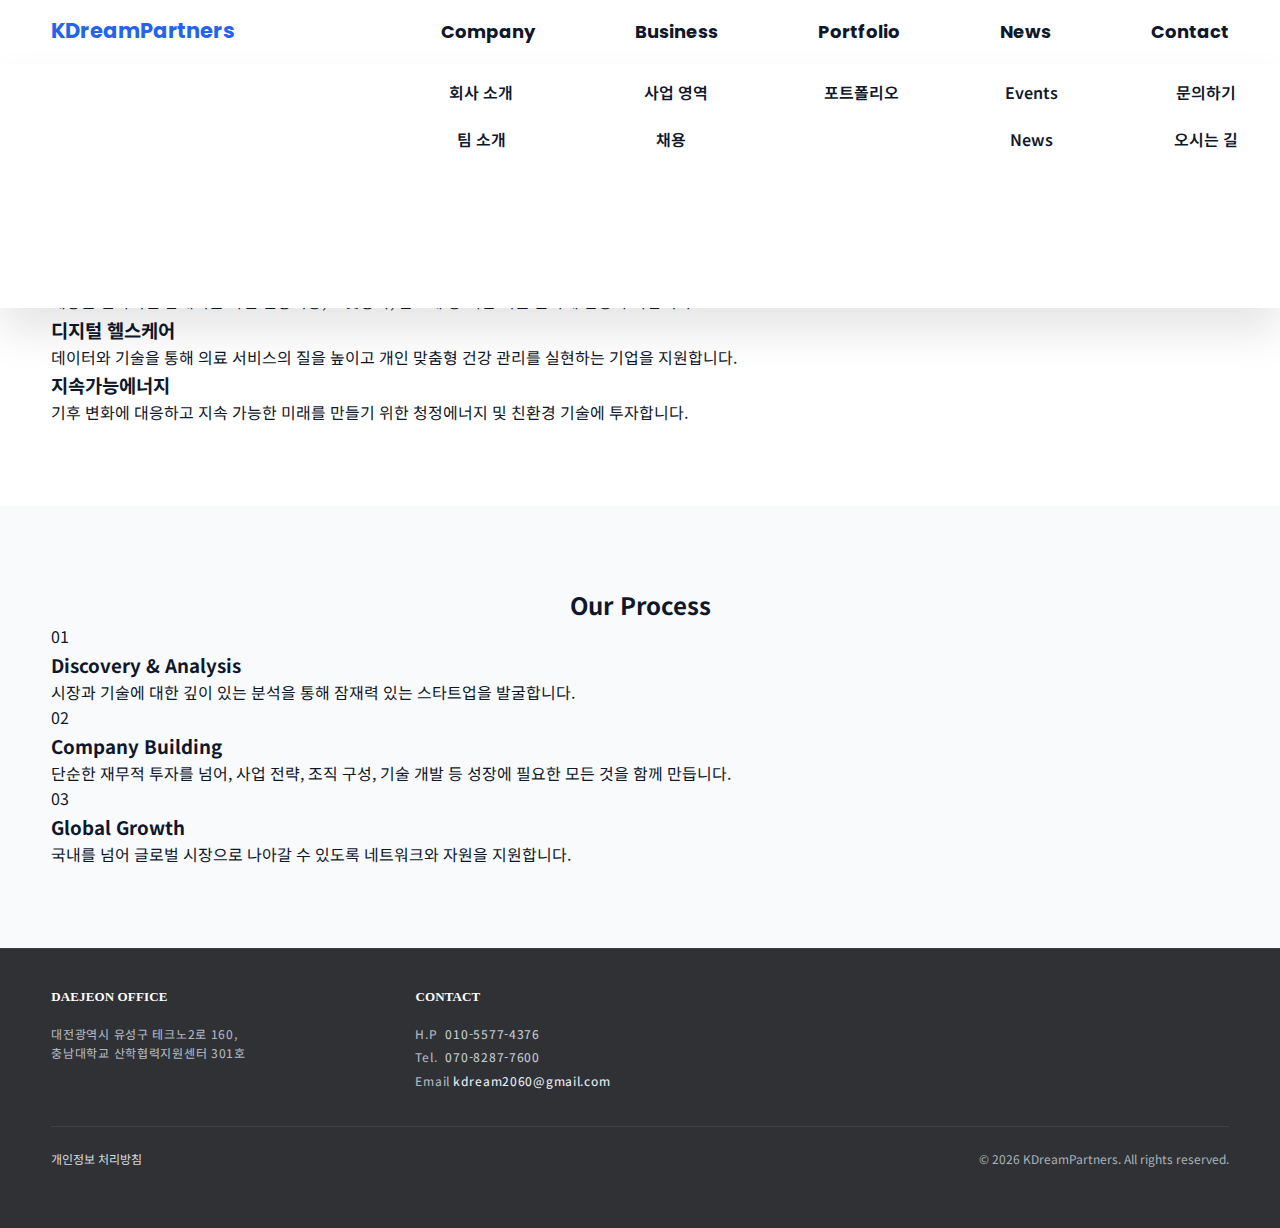
<file: business.html>
<!doctype html>
<html lang="ko">
<head>
    <meta charset="utf-8" />
    <meta name="viewport" content="width=device-width,initial-scale=1" />
    <title>사업 영역 - (주)케이드림파트너스</title>
     <meta name="description" content="K-Dream Partners — 초기·극초기 스타트업의 발굴·투자·성장을 지원하는 액셀러레이터" />
  <link href="https://fonts.googleapis.com/css2?family=Poppins:wght@800&family=Noto+Sans+KR:wght@400;500&display=swap" rel="stylesheet">
  <link href="https://fonts.googleapis.com/css2?family=Poppins:wght@900;900&family=Noto+Sans+KR:wght@400;500;900&display=swap" rel="stylesheet">
  <link href='//spoqa.github.io/spoqa-han-sans/css/SpoqaHanSansNeo.css' rel='stylesheet' type='text/css'>
  <link rel="stylesheet" href="./style.css" />
</head>

<body class="business-page">

    <header class="site-header" role="navigation">
        <div class="container nav">
            <a href="index.html" class="brand" aria-label="홈으로" title="홈으로">
                <span class="logo-text short">KDP</span>
                <span class="logo-text long">KDreamPartners</span>
            </a>
            <nav aria-label="주요">
                <ul class="menu">
                    <li class="mitem" data-col="1"><a href="company.html">Company</a></li>
                    <li class="mitem" data-col="2"><a href="business.html">Business</a></li>
                    <li class="mitem" data-col="3"><a href="portfolio.html">Portfolio</a></li>
                    <li class="mitem" data-col="4"><a href="news.html">News</a></li>
                    <li class="mitem" data-col="5"><a href="contact.html">Contact</a></li>
                </ul>
            </nav>
            <button class="menu-toggle" aria-expanded="false" aria-controls="menuPanel" aria-label="메뉴 열기">☰</button>
        </div>
        <div id="menuPanel" class="menu-panel" aria-hidden="true">
            <div class="container panel-grid">
                <div class="col" data-key="1">
                    <a href="company.html" style="--item-dx: 180px">회사 소개</a>
                    <a href="team.html#team" style="--item-dx: 180px">팀 소개</a>
                </div>
                <div class="col" data-key="2">
                    <a href="business.html" style="--item-dx: 175px">사업 영역</a>
                    <a href="recruit.html#recruit" style="--item-dx: 170px">채용</a>
                </div>
                <div class="col" data-key="3">
                    <a href="portfolio.html" style="--item-dx: 160px">포트폴리오</a>
                </div>
                <div class="col" data-key="4">
                    <a href="news.html#events" style="--item-dx: 130px">Events</a>
                    <a href="news.html" style="--item-dx: 130px">News</a>
                </div>
                <div class="col" data-key="5">
                    <a href="contact.html" style="--item-dx: 105px">문의하기</a>
                    <a href="contact.html#location" style="--item-dx: 105px">오시는 길</a>
                </div>
            </div>
        </div>
    </header>
    
            
    

    <main>
        <section class="biz-hero">
            <div class="container">
                <h1 class="biz-hero-title">
                    <span class="line">A Better Future,</span>
                    <span class="line">Together.</span>
                </h1>
                <p class="biz-hero-subtitle">케이드림파트너스는 단순한 투자를 넘어, 기술과 아이디어의 가치를 극대화하는 Company Builder입니다.</p>
            </div>
        </section>

        <section class="container section">
            <h2 class="section-title center">Our Focus Areas</h2>
            <div class="biz-card-grid">
                <div class="biz-card">
                    <div class="biz-card-icon"></div>
                    <h3 class="biz-card-title">딥테크 & AI</h3>
                    <p class="biz-card-desc">세상을 변화시킬 잠재력을 가진 인공지능, 로봇공학, 반도체 등 핵심 기술 분야에 집중 투자합니다.</p>
                </div>
                <div class="biz-card">
                    <div class="biz-card-icon"></div>
                    <h3 class="biz-card-title">디지털 헬스케어</h3>
                    <p class="biz-card-desc">데이터와 기술을 통해 의료 서비스의 질을 높이고 개인 맞춤형 건강 관리를 실현하는 기업을 지원합니다.</p>
                </div>
                <div class="biz-card">
                    <div class="biz-card-icon"></div>
                    <h3 class="biz-card-title">지속가능에너지</h3>
                    <p class="biz-card-desc">기후 변화에 대응하고 지속 가능한 미래를 만들기 위한 청정에너지 및 친환경 기술에 투자합니다.</p>
                </div>
            </div>
        </section>

         <section class="section alt">
            <div class="container">
                <h2 class="section-title center">Our Process</h2>
                <div class="biz-process">
                    <div class="process-item">
                        <div class="process-num">01</div>
                        <h3 class="process-title">Discovery & Analysis</h3>
                        <p class="process-desc">시장과 기술에 대한 깊이 있는 분석을 통해 잠재력 있는 스타트업을 발굴합니다.</p>
                    </div>
                    <div class="process-item">
                        <div class="process-num">02</div>
                        <h3 class="process-title">Company Building</h3>
                        <p class="process-desc">단순한 재무적 투자를 넘어, 사업 전략, 조직 구성, 기술 개발 등 성장에 필요한 모든 것을 함께 만듭니다.</p>
                    </div>
                    <div class="process-item">
                        <div class="process-num">03</div>
                        <h3 class="process-title">Global Growth</h3>
                        <p class="process-desc">국내를 넘어 글로벌 시장으로 나아갈 수 있도록 네트워크와 자원을 지원합니다.</p>
                    </div>
                </div>
            </div>
        </section>
    </main>

  

       <footer class="kdp-footer">
        <div class="container">
            <div class="kdp-footer-top">
                <section class="kdp-foot-col">
                    <h4>DAEJEON OFFICE</h4>
                    대전광역시 유성구 테크노2로 160,
                    <br>충남대학교 산학협력지원센터 301호
                </section>
                <section class="kdp-foot-col">
                    <h4>CONTACT</h4>
                    <ul class="kdp-contact">
                        <li><span class="k">H.P</span> 010-5577-4376</li>
                        <li><span class="k">Tel.</span> 070-8287-7600</li>
                        <li><span class="k">Email</span> <a href="mailto:kdream2060@gmail.com">&nbsp; kdream2060@gmail.com</a></li>
                    </ul>
                </section>
            </div>
            <hr class="kdp-foot-divider">
            <div class="kdp-footer-bottom">
                <a class="kdp-privacy" href="/privacy.html">개인정보 처리방침</a>
                <p class="kdp-copy">© <span id="y"></span> KDreamPartners. All rights reserved.</p>
            </div>
        </div>
    </footer>

  
    <script src="main.js" defer></script>
</body>
</html>
</file>
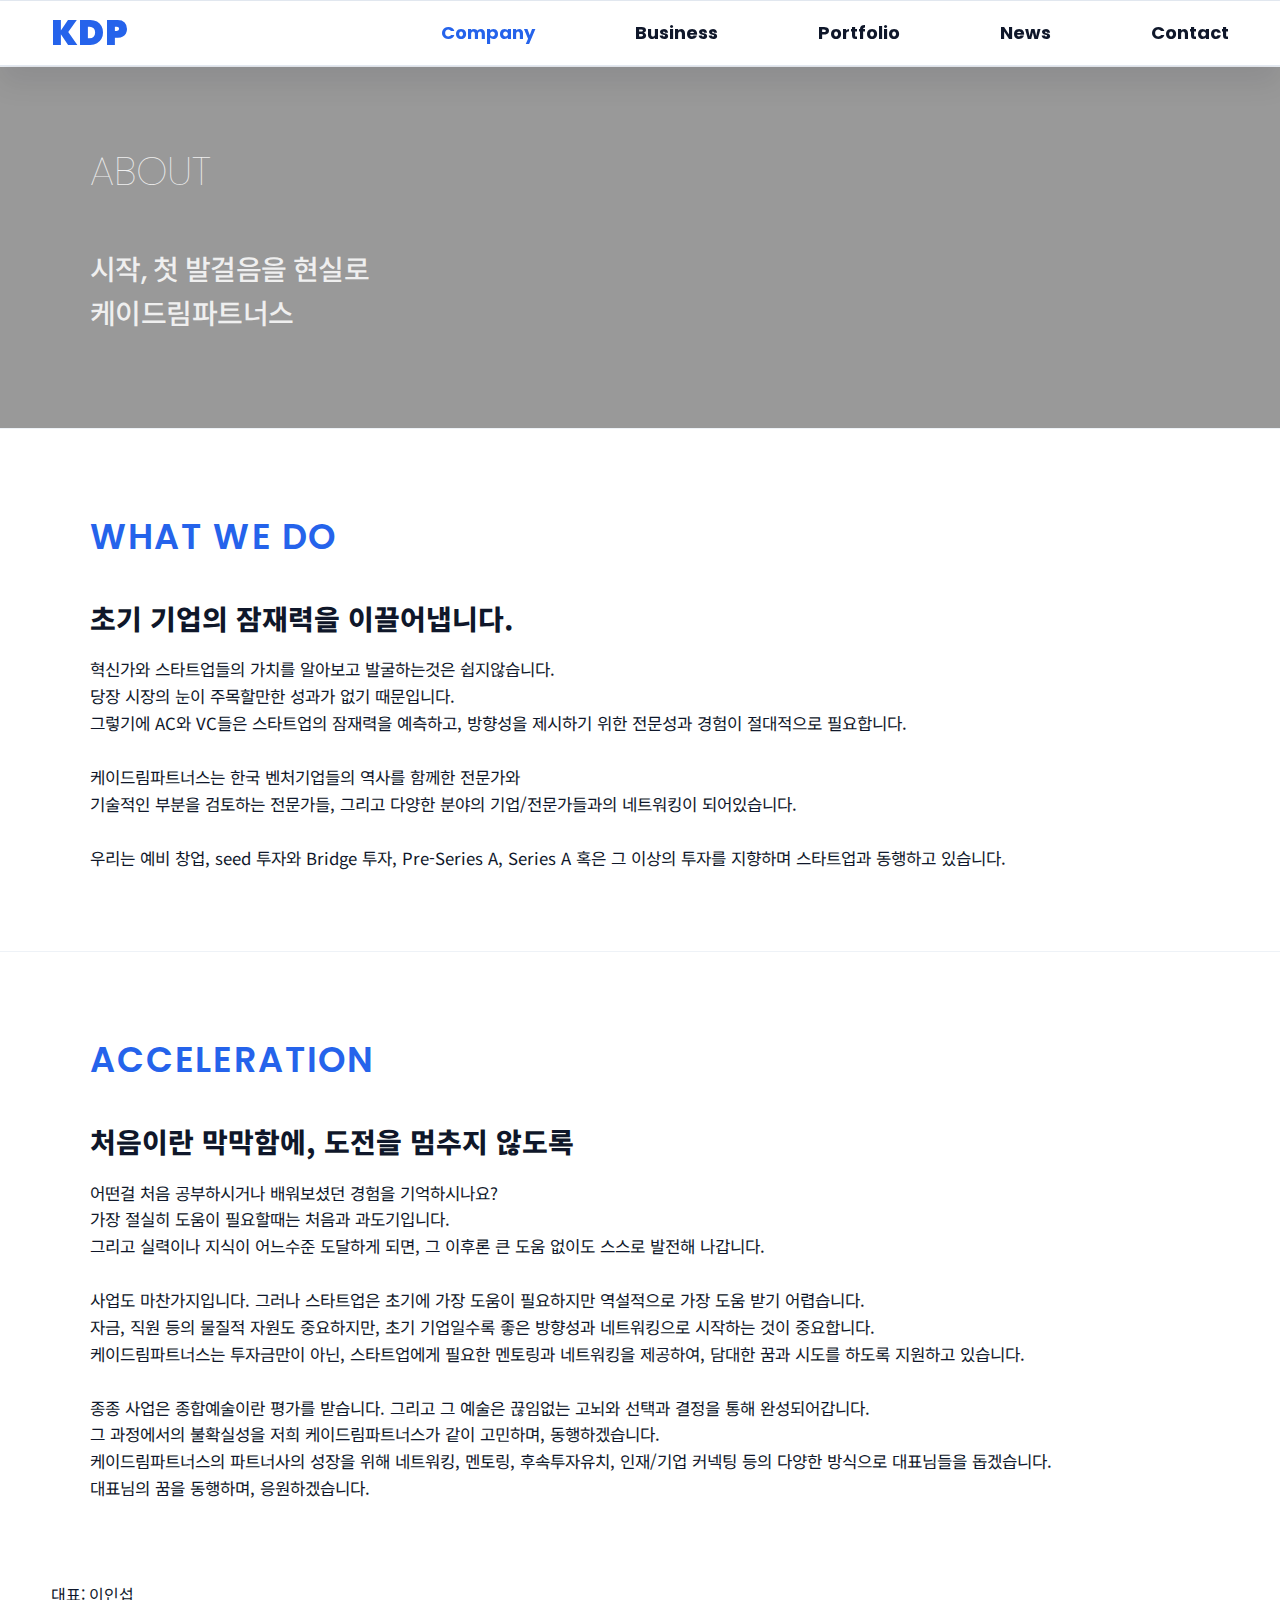
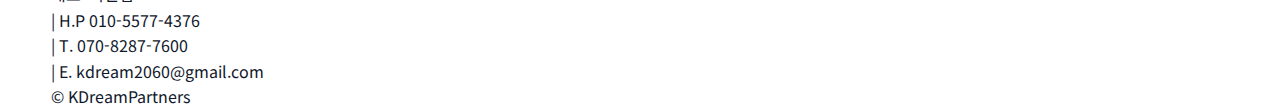
<file: company.html>
<!-- === KDP About Pack (drop-in) ================================== -->
<!doctype html>
<html lang="ko">
<head>
  <meta charset="utf-8" />
  <meta name="viewport" content="width=device-width,initial-scale=1" />
  <title>Company — K-Dream Partners</title>
  <meta name="description" content="K-Dream Partners — 초기·극초기 스타트업의 발굴·투자·성장을 지원하는 액셀러레이터" />
  <link href="https://fonts.googleapis.com/css2?family=Poppins:wght@700;900&family=Noto+Sans+KR:wght@400;500;700&display=swap" rel="stylesheet">
  <link rel="stylesheet" href="./style.css" />
  <style>

    

    
    /* 현재 페이지 메뉴 강조 */
    .menu a[aria-current="page"]{ color: var(--brand); }
  </style>
</head>
<body>


      

      <button class="menu-toggle" aria-expanded="false" aria-controls="menuPanel" aria-label="메뉴 열기">☰</button>
    </div>

    <header class="site-header manual-align" role="navigation">

</header>

  <header class="site-header" role="navigation">
    <div class="container nav">
      <a href="index.html" class="brand" aria-label="홈으로" title="홈으로">
        <span class="logo-text short">KDP</span>
        <span class="logo-text long">KDreamPartners</span>
      </a>
      <nav aria-label="주요">
        <ul class="menu">
          <li class="mitem" data-col="1"><a href="company.html" aria-current="page">Company</a></li>
          <li class="mitem" data-col="2"><a href="business.html">Business</a></li>
          <li class="mitem" data-col="3"><a href="portfolio.html">Portfolio</a></li>
          <li class="mitem" data-col="4"><a href="news.html">News</a></li>
          <li class="mitem" data-col="5"><a href="contact.html">Contact</a></li>
        </ul>
      </nav>
      <button class="menu-toggle" aria-expanded="false" aria-controls="menuPanel" aria-label="메뉴 열기">☰</button>
    </div>

     <!-- 공유 드롭다운 패널 (원본) -->
    <div id="menuPanel" class="menu-panel" aria-hidden="true">
      <div class="container panel-grid">
        <div class="col" data-key="1">
          <a href="#company.html" style="--item-dx: 180px" >회사 소개</a>
          <a href="#values.html#values" style="--item-dx: 180px">핵심 가치</a>
        </div>
        <div class="col" data-key="2">
          <a href="#business.html" style="--item-dx: 163px">사업 영역</a>
          <a href="#recruit.html#recruit"  style="--item-dx: 163px">채용</a>
        </div>
        <div class="col" data-key="3">
          <a href="#portfolio.html" style="--item-dx: 145px">포트폴리오</a>
        </div>
        <div class="col" data-key="4">
          <a href="news.html#events" style="--item-dx: 126px">Events</a>
          <a href="news.html" style="--item-dx: 124px">News</a>
        </div>
        <div class="col" data-key="5">
          <a href="#contact.html" style="--item-dx: 105px">문의하기</a>
          <a href="contact.html#location" style="--item-dx: 105px">오시는 길</a>
        </div>
      </div>
    </div>
  </header>

    

<section class="kdp-about kdp-hero">
  <div class="container">
    <div class="h0">ABOUT</div>   <!-- 컨테이너 안으로 이동 + 태그 올바르게 -->
    <br>
    <h1> 시작, 첫 발걸음을 현실로
     <br>케이드림파트너스
    </h1>
  </div>
</section>



<!-- <b> 이건 굵은글씨 </b>-->

<section class="kdp-about kdp-sec">
  <div class="container">
    <div class="kdp-eyebrow1">WHAT WE DO</div>
    <br>
    <h3 class="kdp-title">초기 기업의 잠재력을 이끌어냅니다.</h3>
    
    <p class="kdp-lead">
       혁신가와 스타트업들의 가치를 알아보고 발굴하는것은 쉽지않습니다.
      <br> 당장 시장의 눈이 주목할만한 성과가 없기 때문입니다.
      <br> 그렇기에 AC와 VC들은 스타트업의 잠재력을 예측하고, 방향성을 제시하기 위한 전문성과 경험이 절대적으로 필요합니다.
      <br> 
      <br> 케이드림파트너스는 한국 벤처기업들의 역사를 함께한 전문가와 
      <br>기술적인 부분을 검토하는 전문가들, 그리고 다양한 분야의 기업/전문가들과의 네트워킹이 되어있습니다.
      <br>
      <br>우리는 예비 창업, seed 투자와 Bridge 투자, Pre-Series A, Series A 혹은 그 이상의 투자를 지향하며 스타트업과 동행하고 있습니다. 
    </p>
  </div>
</section>

<section class="kdp-about kdp-sec">
  <div class="container">
    <div class="kdp-eyebrow2">ACCELERATION</div>
    <br>
    <h3 class="kdp-title">처음이란 막막함에, 도전을 멈추지 않도록</h3>
    <p class="kdp-lead">
      어떤걸 처음 공부하시거나 배워보셨던 경험을 기억하시나요?
      <br> 가장 절실히 도움이 필요할때는 처음과 과도기입니다.
      <br> 그리고 실력이나 지식이 어느수준 도달하게 되면, 그 이후론 큰 도움 없이도 스스로 발전해 나갑니다.
      <br>
      <br> 사업도 마찬가지입니다. 그러나 스타트업은 초기에 가장 도움이 필요하지만 역설적으로 가장 도움 받기 어렵습니다.
      <br> 자금, 직원 등의 물질적 자원도 중요하지만, 초기 기업일수록 좋은 방향성과 네트워킹으로 시작하는 것이 중요합니다.
      <br> 케이드림파트너스는 투자금만이 아닌, 스타트업에게 필요한 멘토링과 네트워킹을 제공하여, 담대한 꿈과 시도를 하도록 지원하고 있습니다.
      <br> 
      <br> 종종 사업은 종합예술이란 평가를 받습니다. 그리고 그 예술은 끊임없는 고뇌와 선택과 결정을 통해 완성되어갑니다.
      <br> 그 과정에서의 불확실성을 저희 케이드림파트너스가 같이 고민하며, 동행하겠습니다.
      <br> 케이드림파트너스의 파트너사의 성장을 위해 네트워킹, 멘토링, 후속투자유치, 인재/기업 커넥팅 등의 다양한 방식으로 대표님들을 돕겠습니다.
      <br> 대표님의 꿈을 동행하며, 응원하겠습니다.


    </p>
  </div>
</section>
<!--
<section class="kdp-about kdp-sec kdp-soft">
  <div class="container">
    <div class="kdp-eyebrow">history</div>
    <h3 class="kdp-title">연혁</h3>
    <ul class="kdp-timeline">
      <li><time>2025</time><p>AI·IoT 기반 스타트업 스튜디오 론칭, Gov-Fund 매칭 프로그램 시작</p></li>
      <li><time>2024</time><p>KDP 투자 심사 프로토콜 정식화, ESG-Tech PoC 과제 3건 수행</p></li>
      <li><time>2023</time><p>초기 포트폴리오 6개사 발굴, 내부 데이터 대시보드 구축</p></li>
      연도/내용은 자유롭게 수정 
    </ul>
  </div>
</section> 

<section class="kdp-about kdp-sec">
  <div class="container">
    <div class="kdp-eyebrow">vision</div>
    <h3 class="kdp-title">우리가 가는 길</h3>

    <div class="kdp-pillars">
      <article class="kdp-pillar">
        <h4>Acceleration</h4>
        <p>MVP→검증→고객개발을 12주 트랙으로 운영, 실사용·매출 중심 지표 관리.</p>
      </article>
      <article class="kdp-pillar">
        <h4>Investment</h4>
        <p>Seed/Bridge 단계 실사 체계 및 협업 투자자 네트워크 운영.</p>
      </article>
      <article class="kdp-pillar">
        <h4>Gov-Fund</h4>
        <p>정부/지자체 R&D 및 사업화 과제 매칭, IR·제안서 동시 지원.</p>
      </article>
      <article class="kdp-pillar">
        <h4>Collaboration / Networking</h4>
        <p>대학·연구소·기업 파트너와 공동 PoC/파일럿, 해외 시장 진출 동반.</p>
      </article>
    </div> 
-->
    <!-- 필요 시 CTA 버튼 -->
    <!-- <div style="margin-top:18px"><a class="kdp-btn primary" href="/contact">파트너 문의</a></div> -->
  </div>
</section>
<!-- === /KDP About Pack ========================================== -->







<!-- ====== FOOTER  ====== -->
  <footer class="footer">
    <nav class="container">
      <div class="f-info">대표: 이인섭 <br>
        | H.P 010-5577-4376 <br>
        | T. 070-8287-7600 <br>
        | E. kdream2060@gmail.com</div>
      © <span id="y"></span> KDreamPartners
    </nav>
  </footer>
</file>
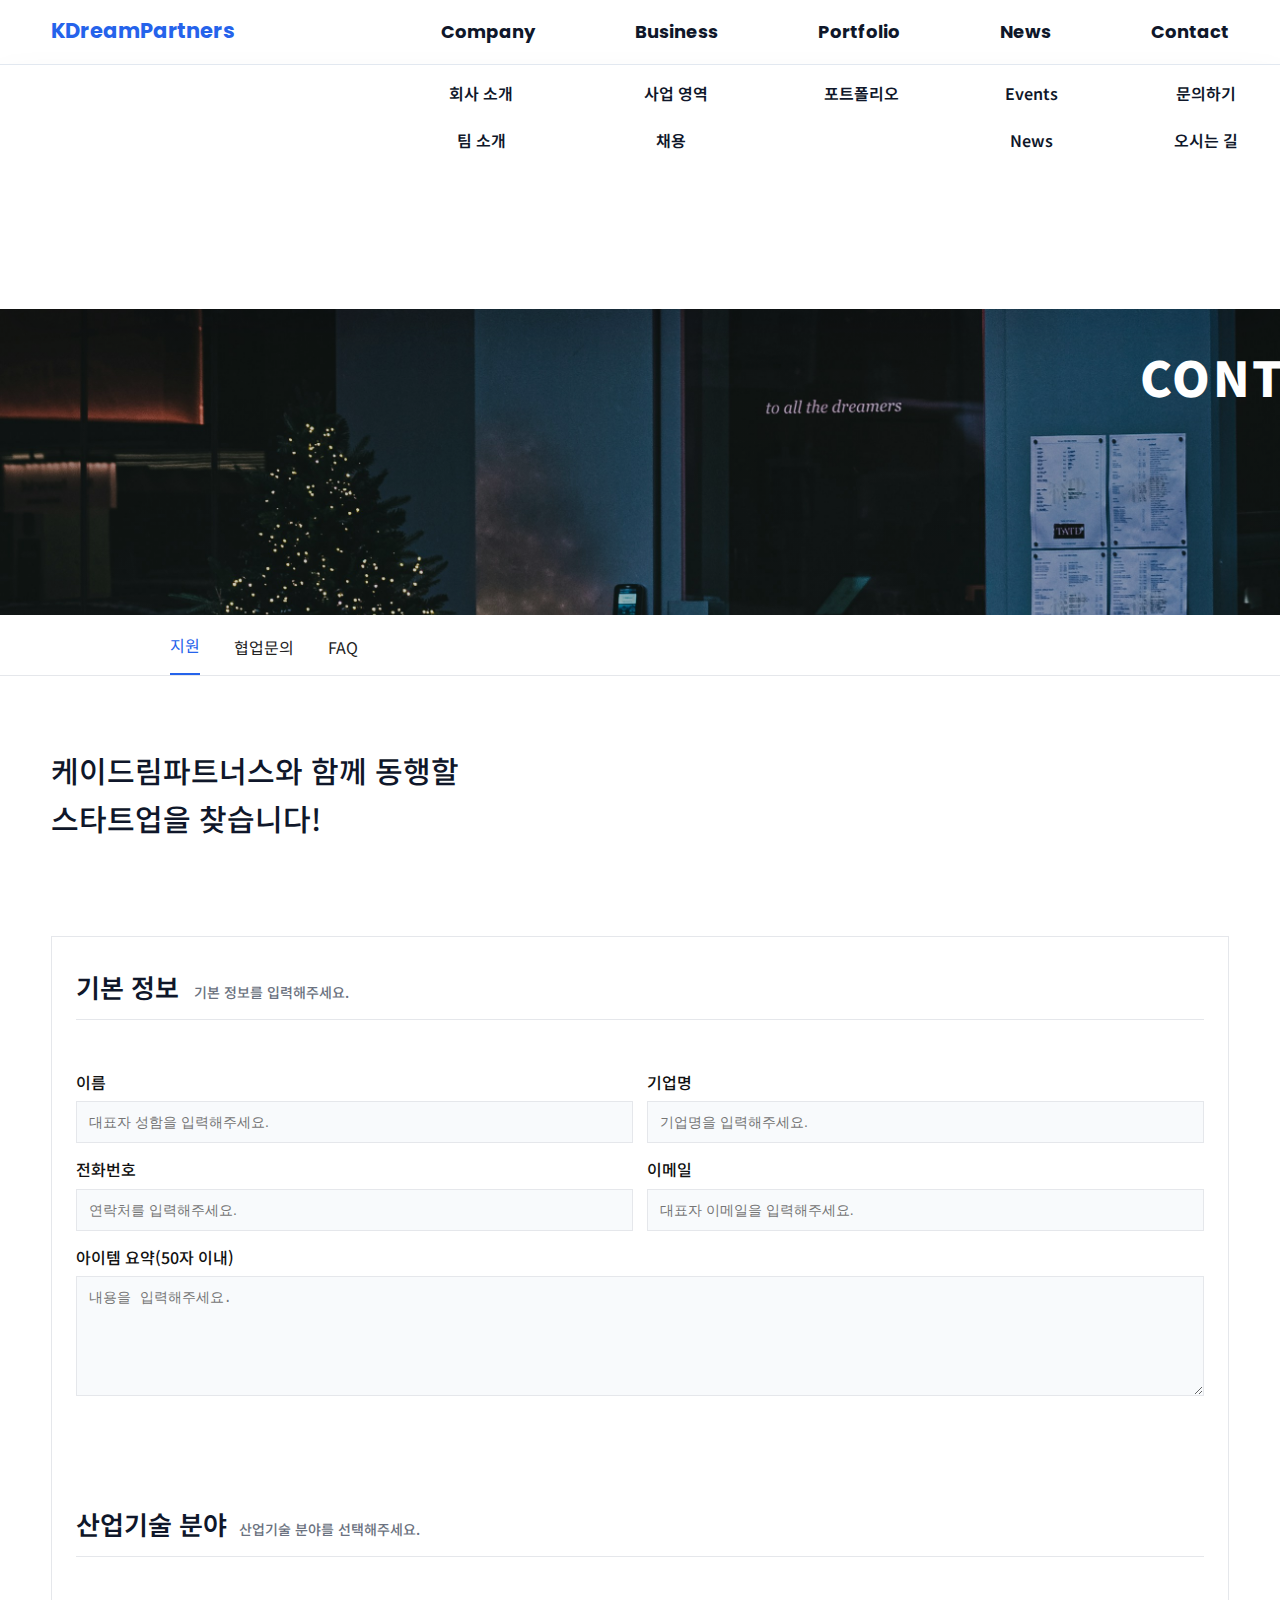
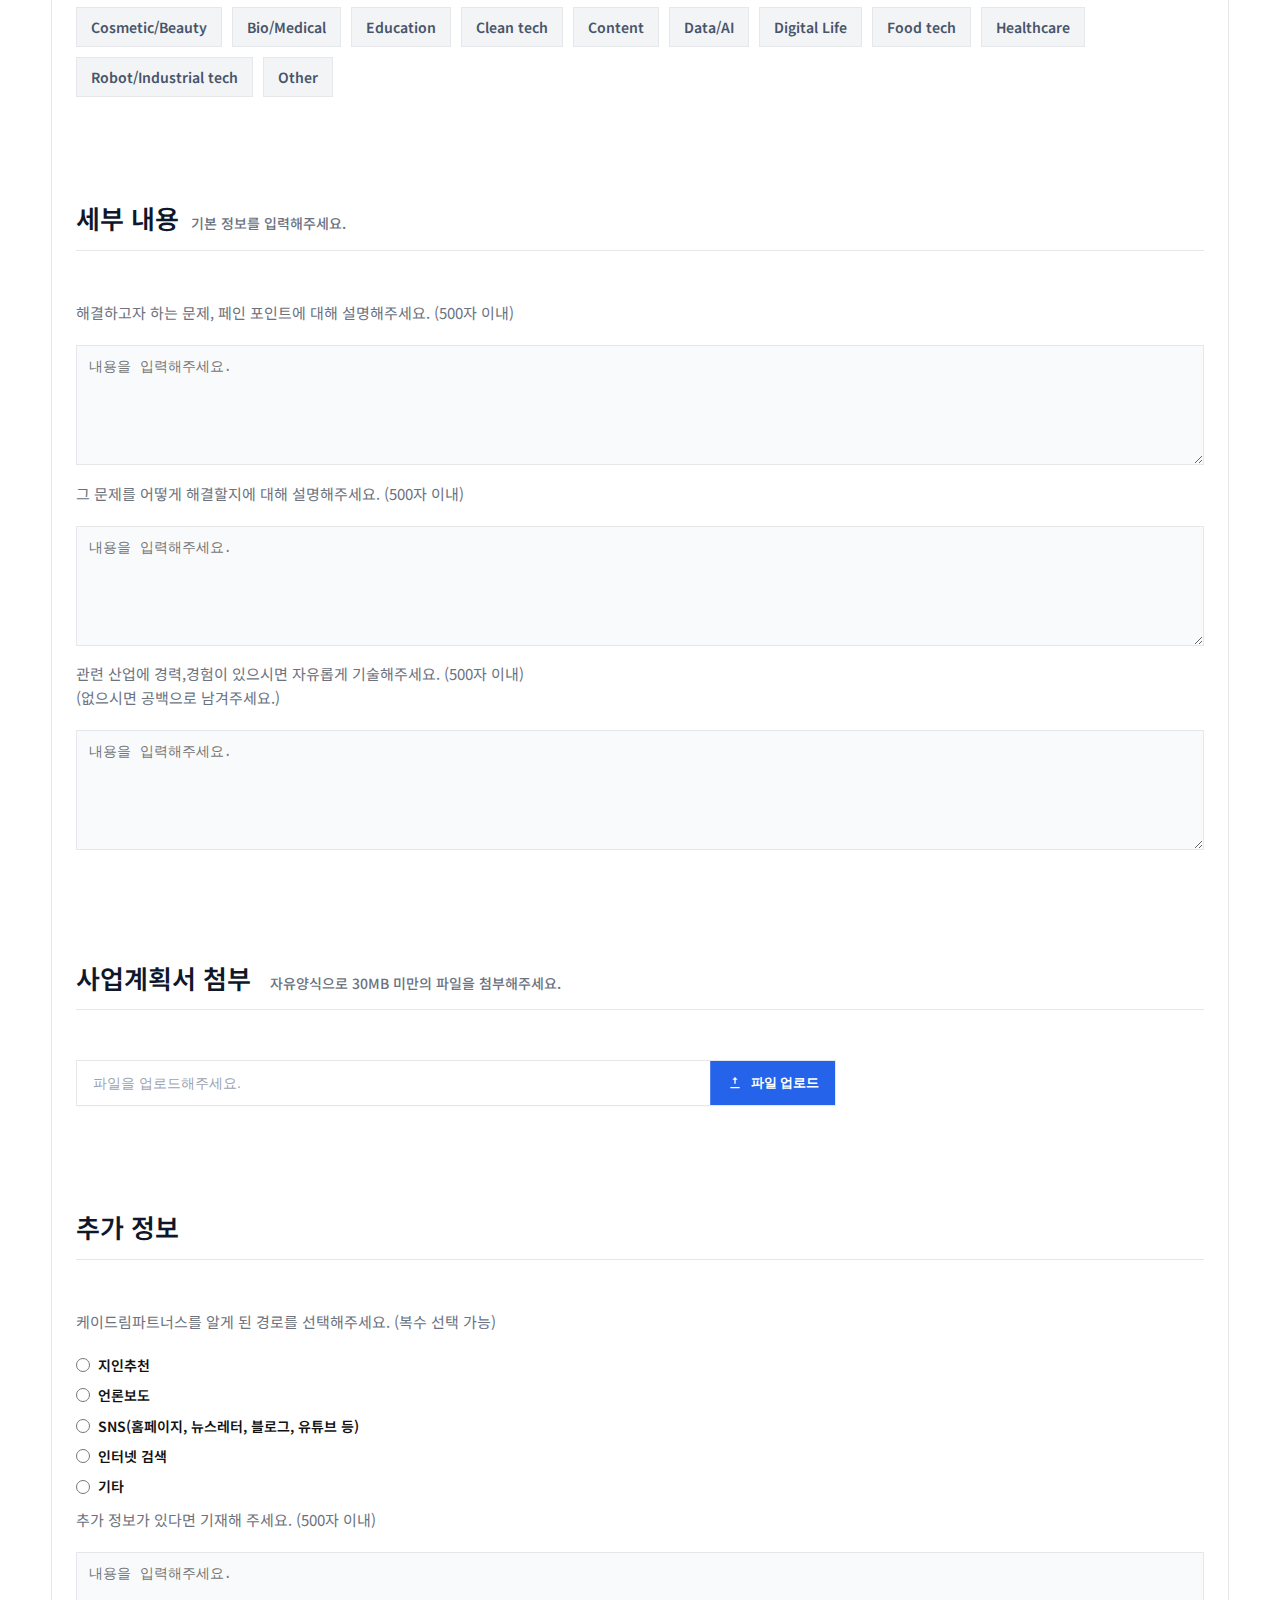
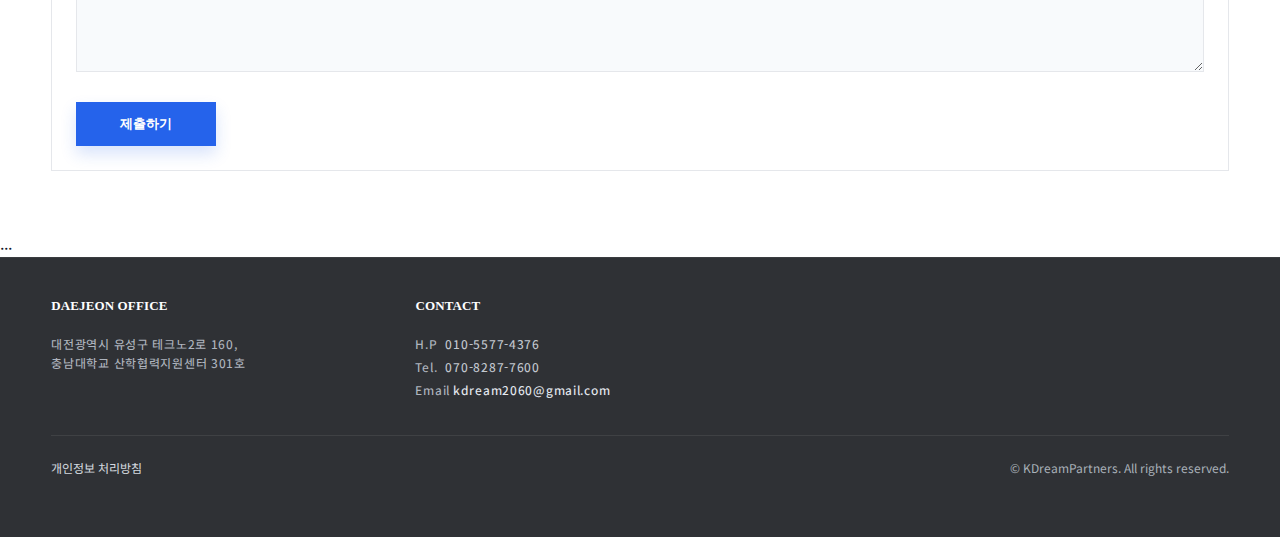
<file: contact.html>
<!doctype html>
<body class="contact-page"></body>
<html lang="ko">
<head>
  <meta charset="utf-8" />
  <meta name="viewport" content="width=device-width,initial-scale=1" />
  <title>(주)케이드림파트너스 — Corporate1 (Applied)</title>
  <meta name="description" content="K-Dream Partners — 초기·극초기 스타트업의 발굴·투자·성장을 지원하는 액셀러레이터" />
  <link href="https://fonts.googleapis.com/css2?family=Poppins:wght@800&family=Noto+Sans+KR:wght@400;500&display=swap" rel="stylesheet">
  <link href="https://fonts.googleapis.com/css2?family=Poppins:wght@900;900&family=Noto+Sans+KR:wght@400;500;900&display=swap" rel="stylesheet">
  <link href='//spoqa.github.io/spoqa-han-sans/css/SpoqaHanSansNeo.css' rel='stylesheet' type='text/css'>
  <link rel="stylesheet" href="./style.css" />
</head>
<body>

  <!-- ====== HEADER ====== -->
  <header class="site-header" role="navigation">
    <div class="container nav">
      <a href="#home" class="brand" aria-label="홈으로" title="홈으로">
        <span class="logo-text short">KDP</span>
        <span class="logo-text long">KDreamPartners</span>
      </a>

      <nav aria-label="주요">
        <ul class="menu">
          <li class="mitem" data-col="1"><a href="company.html">Company</a></li>
          <li class="mitem" data-col="2"><a href="business.html">Business</a></li>
          <li class="mitem" data-col="3"><a href="portfolio.html">Portfolio</a></li>
          <li class="mitem" data-col="4"><a href="news.html">News</a></li>
          <li class="mitem" data-col="5"><a href="contact.html">Contact</a></li>
        </ul>
      </nav>

      

      <button class="menu-toggle" aria-expanded="false" aria-controls="menuPanel" aria-label="메뉴 열기">☰</button>
    </div>

    <header class="site-header manual-align" role="navigation">

</header>


    <!-- 공유 드롭다운 패널 (원본) -->
    <div id="menuPanel" class="menu-panel" aria-hidden="true">
      <div class="container panel-grid">
        <div class="col" data-key="1">
          <a href="company.html" style="--item-dx: 180px" >회사 소개</a>
          <a href="team.html#team" style="--item-dx: 180px">팀 소개</a>
        </div>
        <div class="col" data-key="2">
          <a href="business.html" style="--item-dx: 175px">사업 영역</a>
          <a href="recruit.html#recruit"  style="--item-dx: 170px">채용</a>
        </div>
        <div class="col" data-key="3">
          <a href="portfolio.html" style="--item-dx: 160px">포트폴리오</a>
        </div>
        <div class="col" data-key="4">
          <a href="news.html#events" style="--item-dx: 130px">Events</a>
          <a href="news.html" style="--item-dx: 130px">News</a>
        </div>
        <div class="col" data-key="5">
          <a href="contact.html" style="--item-dx: 105px">문의하기</a>
          <a href="contact.html#location" style="--item-dx: 105px">오시는 길</a>
        </div>
      </div>
    </div>
  </header>


  

      


<!-- Hero -->
<section class="c-hero" role="banner" aria-label="Contact Hero">
  <div class="c-hero__inner">
    <h1>CONTACT</h1>
  </div>
</section>

<!-- 탭 (Apply/Partnership/FAQ) -->
<nav class="c-tabs" aria-label="Contact Sections">
  <ul>
    <li class="on"><a href="#" aria-current="page">지원</a></li>
    <li><a href="#">협업문의</a></li>
    <li><a href="#">FAQ</a></li>
  </ul>
</nav> 

<!-- 인트로 카피 -->
<section class="c-intro container">
  <h2 class="sr-only">소개</h2>
  <p class="c-intro__lead">케이드림파트너스와 함께 동행할 <br>스타트업을 찾습니다!</p>
<!--  <a class="c-intro__faq" href="#">자주 묻는 질문 ↗</a>  -->
</section>

<!-- 폼 -->
<section class="container c-form">
  <form id="contactForm" class="c-card" action="https://formspree.io/f/mdklrdvk" method="POST" novalidate>
    <input type="text" name="_gotcha" style="display:none" tabindex="-1" autocomplete="off">

    <!-- 기본 정보 -->
    <h3 class="c-sec-title1">기본 정보 <small>기본 정보를 입력해주세요.</small></h3>
    <!-- 기본정보는 title1입니다. / 다른 헤드 타이틀은 title -->
    <div class="grid g2">
      <label class="f">
        <span>이름</span>
        <input name="name" type="text" placeholder="대표자 성함을 입력해주세요." required>
      </label>
      <label class="f">
        <span>기업명</span>
        <input name="company" type="text" placeholder="기업명을 입력해주세요.">
      </label>

      <label class="f">
        <span>전화번호</span>
        <input name="phone" type="tel" placeholder="연락처를 입력해주세요.">
      </label>
      <label class="f">
        <span>이메일</span>
        <input name="_replyto" type="email" placeholder="대표자 이메일을 입력해주세요." required>
      </label>

      <label class="f g-full">
        <span>아이템 요약(50자 이내)</span>
        <textarea name="summary" rows="3" placeholder="내용을 입력해주세요."></textarea>
      </label>
    </div>

    <!-- 산업기술 분야 -->
   <h3 class="c-sec-title">산업기술 분야<small>산업기술 분야를 선택해주세요.</small></h3>
<div class="chip-wrap">
  <label class="chip">
    <input type="checkbox" name="field" value="Cosmetic/Beauty">
    <span class="pill">Cosmetic/Beauty</span>
  </label>

  <label class="chip">
    <input type="checkbox" name="field" value="Bio/Medical">
    <span class="pill">Bio/Medical</span>
  </label>

  <label class="chip">
    <input type="checkbox" name="field" value="Education">
    <span class="pill">Education</span>
  </label>

  <label class="chip">
    <input type="checkbox" name="field" value="Clean tech">
    <span class="pill">Clean tech</span>
  </label>

  <label class="chip">
    <input type="checkbox" name="field" value="Content">
    <span class="pill">Content</span>
  </label>

  <label class="chip">
    <input type="checkbox" name="field" value="Data/AI">
    <span class="pill">Data/AI</span>
  </label>

  <label class="chip">
    <input type="checkbox" name="field" value="Digital Life">
    <span class="pill">Digital Life</span>
  </label>

  <label class="chip">
    <input type="checkbox" name="field" value="Food tech">
    <span class="pill">Food tech</span>
  </label>

  <label class="chip">
    <input type="checkbox" name="field" value="Healthcare">
    <span class="pill">Healthcare</span>
  </label>

  <label class="chip">
    <input type="checkbox" name="field" value="Robot/Industrial tech">
    <span class="pill">Robot/Industrial tech</span>
  </label>

  <!-- Other + 입력창 -->
  <label class="chip">
    <input type="checkbox" name="field" value="Other" id="fieldOther">
    <span class="pill">Other</span>
  </label>
  <div class="other-box" id="otherBox" aria-hidden="true">
    <input type="text" id="otherInput" name="field_other" placeholder="기타 분야를 입력해주세요">
  </div>
</div>

    <!-- 세부 내용 -->
    <h3 class="c-sec-title">세부 내용<small>기본 정보를 입력해주세요.</small></h3></h3>
    <p class="c-sec-help">해결하고자 하는 문제, 페인 포인트에 대해 설명해주세요. (500자 이내)</p>
    <label class="f g-full">
      <textarea name="problem" rows="5" placeholder="내용을 입력해주세요."></textarea>
    </label>
    <p class="c-sec-help">그 문제를 어떻게 해결할지에 대해 설명해주세요. (500자 이내)</p>
    <label class="f g-full">
      <textarea name="solution" rows="5" placeholder="내용을 입력해주세요."></textarea>
    </label>
     <p class="c-sec-help">관련 산업에 경력,경험이 있으시면 자유롭게 기술해주세요. (500자 이내)
                        <br>(없으시면 공백으로 남겨주세요.)
     </p>
    <label class="f g-full">
      <textarea name="solution" rows="5" placeholder="내용을 입력해주세요."></textarea>
    </label>


  <h3 class="c-sec-title">사업계획서 첨부
  <small>자유양식으로 30MB 미만의 파일을 첨부해주세요.</small>
</h3>

<div class="upload-row">
  <!-- 표시용(파일명·플레이스홀더), 실제 입력은 아님 -->
  <input id="uploadDisplay" class="upload-display" type="text"
         placeholder="파일을 업로드해주세요." readonly aria-hidden="true">

  <!-- 파란 업로드 버튼 -->
  <button type="button" id="uploadBtn" class="upload-action">
    <svg width="16" height="16" viewBox="0 0 24 24" aria-hidden="true">
      <path d="M12 3l4 4h-3v6h-2V7H8l4-4zM5 18h14v2H5z" fill="currentColor"/>
    </svg>
    <span>파일 업로드</span>
  </button>

  <!-- 실제 파일 선택 input (숨김) -->
  <input id="fileInput" type="file" hidden
         accept=".pdf,.doc,.docx,.ppt,.pptx,.xls,.xlsx,.zip,.rar,.7z,.png,.jpg,.jpeg">
</div>

<!-- 진행바 · 메시지 -->
<div class="upload-bar" id="uploadBar" aria-hidden="true"><i></i></div>
<p id="uploadMsg" class="c-sec-help" style="margin-top:6px;"></p>

<!-- 업로드 결과 URL을 폼과 함께 전송 -->
<input type="hidden" name="file_url" id="fileUrl">
<script>
/* ==== 업로드 UI & 업로드 처리(file.io) ==== */
(() => {
  const btn  = document.getElementById('uploadBtn');
  const fin  = document.getElementById('fileInput');
  const disp = document.getElementById('uploadDisplay');
  const bar  = document.getElementById('uploadBar');
  const barI = bar?.querySelector('i');
  const msg  = document.getElementById('uploadMsg');
  const out  = document.getElementById('fileUrl');

  if(!btn || !fin || !disp || !bar || !barI || !msg || !out) return;

  const MAX = 30 * 1024 * 1024; // 30MB

  // 버튼 클릭 → 숨겨진 파일 input 트리거
  btn.addEventListener('click', () => fin.click());

  // 파일 선택 시 업로드
  fin.addEventListener('change', async () => {
    msg.textContent = '';
    out.value = '';
    if(!fin.files || !fin.files[0]){ disp.value = ''; return; }

    const file = fin.files[0];
    if(file.size > MAX){
      msg.textContent = '⚠ 30MB 이하의 파일만 업로드할 수 있어요.';
      disp.value = ''; fin.value = ''; return;
    }

    disp.value = `${file.name} (${Math.ceil(file.size/1024/1024)}MB)`;
    btn.disabled = true;
    bar.style.display = 'block'; barI.style.width = '10%';

    try{
      const fd = new FormData(); fd.append('file', file);

      // file.io 업로드 (익명 스토리지)
      const res = await fetch('https://file.io', { method:'POST', body:fd });

      // fetch는 진행률 이벤트가 없어 단계적으로만 표시
      barI.style.width = '60%';

      if(!res.ok) throw new Error('upload failed');
      const data = await res.json();
      const url = data.link || data.url;
      if(!url) throw new Error('no url');

      out.value = url; // 폼에 실릴 업로드 결과 링크
      msg.textContent = '✅ 업로드 완료. 제출 시 이 링크가 함께 전송됩니다.';
      barI.style.width = '100%';
      setTimeout(()=>{ bar.style.display='none'; }, 700);
    }catch(e){
      console.error(e);
      msg.textContent = '❌ 업로드 실패. 네트워크 확인 후 다시 시도해주세요.';
      bar.style.display = 'none';
      disp.value = '';
      fin.value = '';
    }finally{
      btn.disabled = false;
    }
  });

  // 업로드 중엔 제출 막기(선택)
  const form = document.getElementById('contactForm');
  if(form){
    form.addEventListener('submit', (e)=>{
      const uploading = bar.style.display === 'block' && barI.style.width !== '100%';
      if(uploading){
        e.preventDefault();
        msg.textContent = '⏳ 파일 업로드가 끝난 뒤 제출해 주세요.';
      }
    });
  }
})();
</script>






    <!-- 추가 정보 -->
    <h3 class="c-sec-title">추가 정보</h3>
    <p class="c-sec-help">케이드림파트너스를 알게 된 경로를 선택해주세요. (복수 선택 가능)</p>
    <div class="radio-col">
      <label class="r"><input type="radio" name="ref" value="지인추천"><span>지인추천</span></label>
      <label class="r"><input type="radio" name="ref" value="언론보도"><span>언론보도</span></label>
      <label class="r"><input type="radio" name="ref" value="SNS"><span>SNS(홈페이지, 뉴스레터, 블로그, 유튜브 등)</span></label>
      <label class="r"><input type="radio" name="ref" value="인터넷검색"><span>인터넷 검색</span></label>
      <label class="r"><input type="radio" name="ref" value="기타"><span>기타</span></label>
    </div>

    <p class="c-sec-help">추가 정보가 있다면 기재해 주세요. (500자 이내)</p>
    <label class="f g-full">
      <textarea name="etc" rows="5" placeholder="내용을 입력해주세요."></textarea>
    </label>

    <!-- Submit -->
    <div class="c-actions">
      <button id="sendBtn" class="btn btn-primary" type="submit">제출하기</button>
      <p id="formOK"  class="msg ok"  style="display:none">메시지를 보냈습니다. 빠르게 연락드릴게요!</p>
      <p id="formERR" class="msg err" style="display:none">전송에 실패했습니다. 잠시 후 다시 시도해주세요.</p>
    </div>
  </form>
</section>

<script>
(() => {
  const form = document.getElementById('contactForm');
  const btn  = document.getElementById('sendBtn');
  const ok   = document.getElementById('formOK');
  const err  = document.getElementById('formERR');
  if(!form) return;

  form.addEventListener('submit', async (e) => {
    e.preventDefault();
    ok.style.display = 'none';
    err.style.display = 'none';
    if(!form.checkValidity()){ form.reportValidity(); return; }
    btn.disabled = true; btn.textContent = '전송 중…';
    try{
      const res = await fetch(form.action, {
        method:'POST', headers:{'Accept':'application/json'}, body:new FormData(form)
      });
      if(res.ok){ form.reset(); ok.style.display='block'; }
      else{ err.style.display='block'; }
    }catch(_){ err.style.display='block'; }
    finally{ btn.disabled=false; btn.textContent='제출하기'; }
  });
})();
</script>



<script>
(() => {
  const cbOther = document.getElementById('fieldOther');
  const box     = document.getElementById('otherBox');
  const input   = document.getElementById('otherInput');
  if(!cbOther || !box || !input) return;

  function syncOther() {
    if (cbOther.checked) {
      box.style.display = 'inline-block';   // 줄바꿈 버전이면 'block'
      input.required = true;                // Other 선택 시 필수
      setTimeout(()=>input.focus(), 0);
    } else {
      box.style.display = 'none';
      input.required = false;
      input.value = '';
    }
  }

  cbOther.addEventListener('change', syncOther);
  // 페이지 로드 시 상태 반영(뒤로가기 등 대비)
  syncOther();

  // 폼 제출 전 최종 검증(선택)
  const form = document.getElementById('contactForm');
  if(form){
    form.addEventListener('submit', (e)=>{
      if (cbOther.checked && !input.value.trim()) {
        e.preventDefault();
        input.reportValidity();
        input.focus();
      }
    });
  }
})();
</script>





<script>
/* ===== 파일 업로드 (file.io 사용) =====
 * 1) 사용자가 파일 선택
 * 2) file.io 로 업로드 (익명, 30MB 권장)
 * 3) 업로드 결과의 URL을 hidden input(file_url)에 기록
 * 4) 폼 전송 시 함께 제출됨
 */
(() => {
  const input = document.getElementById('fileInput');
  const bar   = document.getElementById('uploadBar');
  const barI  = bar?.querySelector('i');
  const meta  = document.getElementById('uploadMeta');
  const msg   = document.getElementById('uploadMsg');
  const out   = document.getElementById('fileUrl');
  if(!input || !bar || !barI || !meta || !msg || !out) return;

  // 용량 제한 (필요 시 조정)
  const MAX = 30 * 1024 * 1024; // 30MB

  input.addEventListener('change', async () => {
    msg.textContent = '';
    out.value = '';
    if(!input.files || !input.files[0]) { meta.textContent='선택된 파일 없음'; return; }
    const file = input.files[0];

    // 용량/확장자 간단 검증
    if(file.size > MAX){
      msg.textContent = '⚠ 30MB 이하 파일만 업로드할 수 있어요.';
      meta.textContent = '선택된 파일 없음';
      input.value = '';
      return;
    }
    meta.textContent = `${file.name} (${Math.ceil(file.size/1024/1024)}MB)`;

    // 진행바 표시
    bar.style.display = 'block';
    barI.style.width = '10%';

    try{
      const fd = new FormData();
      fd.append('file', file);

      // file.io 업로드 (링크 1회 다운로드/기간 제한 옵션이 기본. 필요시 API 문서에 따라 param 추가)
      const res = await fetch('https://file.io', { method:'POST', body: fd });

      // file.io는 업로드 진행률 이벤트를 fetch에서 제공하지 않으므로 UI만 단계적으로 업데이트
      barI.style.width = '60%';

      if(!res.ok) throw new Error('upload failed');
      const data = await res.json();
      // data.link 또는 data.url 형식(서비스 변경 시 콘솔로 확인)
      const url = data.link || data.url;
      if(!url) throw new Error('no url');

      out.value = url;                       // ← 폼과 함께 제출될 링크
      msg.textContent = '✅ 업로드 완료. 제출 시 이 파일 링크가 함께 전송됩니다.';
      barI.style.width = '100%';
      setTimeout(()=>{ bar.style.display='none'; }, 600);
    }catch(e){
      console.error(e);
      msg.textContent = '❌ 업로드에 실패했습니다. 네트워크 상태를 확인하거나 링크 입력 칸을 사용해 주세요.';
      bar.style.display = 'none';
    }
  });

  // 폼 전송 시: 업로드 중이면 막기(선택)
  const form = document.getElementById('contactForm');
  const btn  = document.getElementById('sendBtn');
  if(form && btn){
    form.addEventListener('submit', (e)=>{
      const uploading = bar.style.display === 'block' && (barI.style.width !== '100%');
      if(uploading){
        e.preventDefault();
        msg.textContent = '⏳ 파일 업로드가 끝난 뒤 제출해 주세요.';
      }
    });
  }
})();
</script>












<!-- 드롭다운 배경색 회색으로 통일 --><!-- 드롭다운 배경색 회색으로 통일 -->
 <script>
    document.getElementById('y').textContent = new Date().getFullYear();

    // header interactions (existing)
    (function () {
      const header = document.querySelector('.site-header');
      const panel  = document.querySelector('#menuPanel');
      if (!header || !panel) return;
      panel.setAttribute('data-col', '1');
      header.querySelectorAll('.mitem[data-col]').forEach(li => {
        const c = li.getAttribute('data-col');
        li.addEventListener('mouseenter', () => panel.setAttribute('data-col', c));
        li.addEventListener('focusin',    () => panel.setAttribute('data-col', c));
      });
      header.addEventListener('mouseleave', () => panel.setAttribute('data-col', '1'));
      const btn = header.querySelector('.menu-toggle');
      if (btn) {
        btn.addEventListener('click', () => {
          const open = header.classList.toggle('open');
          btn.setAttribute('aria-expanded', String(open));
          panel.setAttribute('aria-hidden', String(!open));
        });
        panel.addEventListener('keydown', (e) => {
          if (e.key === 'Escape') {
            header.classList.remove('open');
            btn.setAttribute('aria-expanded', 'false');
            panel.setAttribute('aria-hidden', 'true');
            btn.focus();
          }
        });
      }
      panel.addEventListener('click', (e) => {
        const a = e.target.closest('a[href^="#"]');
        if (!a) return;
        header.classList.remove('open');
        if (btn) btn.setAttribute('aria-expanded', 'false');
        panel.setAttribute('aria-hidden', 'true');
      });
    })();

    // dropdown positioning (existing logic)
    (function(){
      const header = document.querySelector('.site-header');
      const panel  = document.querySelector('#menuPanel');
      const grid   = panel?.querySelector('.panel-grid');
      if (!header || !panel || !grid) return;

      const styles = getComputedStyle(document.documentElement);
      const PAD_TOP = parseInt(styles.getPropertyValue('--panel-pad-top')) || 18;
      const PAD_BOTTOM = parseInt(styles.getPropertyValue('--panel-pad-bottom')) || 22;
      const COL_W = parseInt(styles.getPropertyValue('--col-w')) || 240;

      function setOpenHeight(key){
        const col = panel.querySelector(`.col[data-key="${key}"]`);
        if (!col) return;
        const h = col.scrollHeight + PAD_TOP + PAD_BOTTOM;
        panel.style.setProperty('--open-h', h + 'px');
      }
      function positionUnder(li){
        const cLeft = grid.getBoundingClientRect().left + window.scrollX;
        const r = li.getBoundingClientRect();
        const center = r.left + (r.width/2) + window.scrollX - cLeft;
        const left = Math.max(0, Math.round(center - (COL_W/2)));
       panel.style.setProperty('--submenu-left', left + 'px');
      }
      function activate(li){
        const key = li.dataset.col;
        if (!key) return;
        panel.setAttribute('data-col', key);
        positionUnder(li);
        setOpenHeight(key);
      }
      const items = header.querySelectorAll('.mitem[data-col]');
      items.forEach(li=>{
        li.addEventListener('mouseenter', ()=>{ header.classList.add('open'); activate(li); });
        li.addEventListener('focusin',    ()=>{ header.classList.add('open'); activate(li); });
        li.querySelector('a')?.addEventListener('click', (e)=>{
            const a = e.currentTarget;
             const href = a.getAttribute('href') || '';

        // 패널 닫기 (UX)
      header.classList.remove('open');
      panel.setAttribute('aria-hidden','true');

  if (href.startsWith('#')) {
    // 해시(섹션)이면 부드럽게 스크롤
    e.preventDefault();
    document.querySelector(href)?.scrollIntoView({ behavior:'smooth' });
  }
  // 해시가 아니면(e.g. *.html) 기본 동작 = 페이지 이동
});

      });
      header.addEventListener('mouseleave', ()=> header.classList.remove('open'));
      if (items[0]) activate(items[0]);
      let t;
      window.addEventListener('resize', ()=>{
        clearTimeout(t);
        t = setTimeout(()=>{
          const activeKey = panel.getAttribute('data-col') || '1';
          const li = header.querySelector(`.mitem[data-col="${activeKey}"]`) || items[0];
          if (li) activate(li);
        }, 80);
      });
    })();

    // portfolio hover card (existing)
    (function(){
      const card = document.getElementById('partnerCard');
      const stage = document.getElementById('pcStage');
      const title = document.getElementById('pcTitle');
      const sector= document.getElementById('pcSector');
      const sub   = document.getElementById('pcSub');
      const desc  = document.getElementById('pcDesc');

      function show(e, el){
        const r = el.getBoundingClientRect();
        card.style.left = (r.left + r.width/2) + 'px';
       card.style.top = (r.top - 10 + window.scrollY) + 'px';
        stage.textContent = el.dataset.stage || '';
        title.textContent = el.dataset.title || '';
        sector.textContent= el.dataset.sector|| '';
        sub.textContent   = el.dataset.subtitle || '';
        desc.textContent  = el.dataset.desc || '';
        card.classList.add('show');
      }
      function hide(){ card.classList.remove('show'); }

      document.querySelectorAll('.partner').forEach(el=>{
        el.addEventListener('mouseenter', (e)=> show(e, el));
        el.addEventListener('mouseleave', hide);
        el.addEventListener('focusin',    (e)=> show(e, el));
        el.addEventListener('focusout',   hide);
      });
    })();

    // form demo
    document.getElementById('contactForm')?.addEventListener('submit', (e)=>{
      e.preventDefault();
      alert('폼 예시입니다. 실제 전송 기능은 다음 단계에서 구현합니다.');
    });
  </script>

    ...
    <!-- 기존 스크립트 -->

    <script>
      // 여기서부터 (B) 코드 추가
      const header = document.querySelector('.site-header');
      const btn = header?.querySelector('.menu-toggle');
      const panel = document.querySelector('#menuPanel');

      header?.addEventListener('mouseenter', ()=> header.classList.add('mega', 'open'));
      header?.addEventListener('mouseleave', ()=> header.classList.remove('mega', 'open'));

      btn?.addEventListener('click', ()=>{
        const open = header.classList.toggle('open');
        header.classList.toggle('mega', open);
      });
    </script>





<!-- ====== FOOTER  ====== -->
 <footer class="kdp-footer">
  <div class="container">
    <!-- 상단: 3컬럼 + SNS -->
    <div class="kdp-footer-top">
      <section class="kdp-foot-col">
        <h4>DAEJEON OFFICE</h4>
        대전광역시 유성구 테크노2로 160, 
        <br>충남대학교 산학협력지원센터 301호
       
        </p> <!-- 주소 알려주시면 바로 채워 넣을게요 -->
      </section>


      <section class="kdp-foot-col">
        <h4>CONTACT</h4>
        <ul class="kdp-contact">
          <li><span class="k">H.P</span> 010-5577-4376</li>
          <li><span class="k">Tel.</span> 070-8287-7600</li>
          <li><span class="k">Email</span> <a href="mailto:kdream2060@gmail.com">&nbsp; kdream2060@gmail.com</a></li>
        </ul>
      </section>
      </div>
<!--
      <aside class="kdp-foot-social" aria-label="소셜 링크">
        <a class="sns yt" href="#" aria-label="YouTube"></a>
        <a class="sns fb" href="#" aria-label="Facebook"></a>
        <a class="sns blog" href="#" aria-label="Blog"></a>
        <a class="sns ig" href="#" aria-label="Instagram"></a>
      </aside>
    </div>-->

    <hr class="kdp-foot-divider"> 

    <!-- 하단: 좌-정책 / 우-카피 -->
    <div class="kdp-footer-bottom">
      <a class="kdp-privacy" href="/privacy.html">개인정보 처리방침</a>
      <p class="kdp-copy">© <span id="y"></span> KDreamPartners. All rights reserved.</p>
    </div>
  </div>
</footer>
</file>
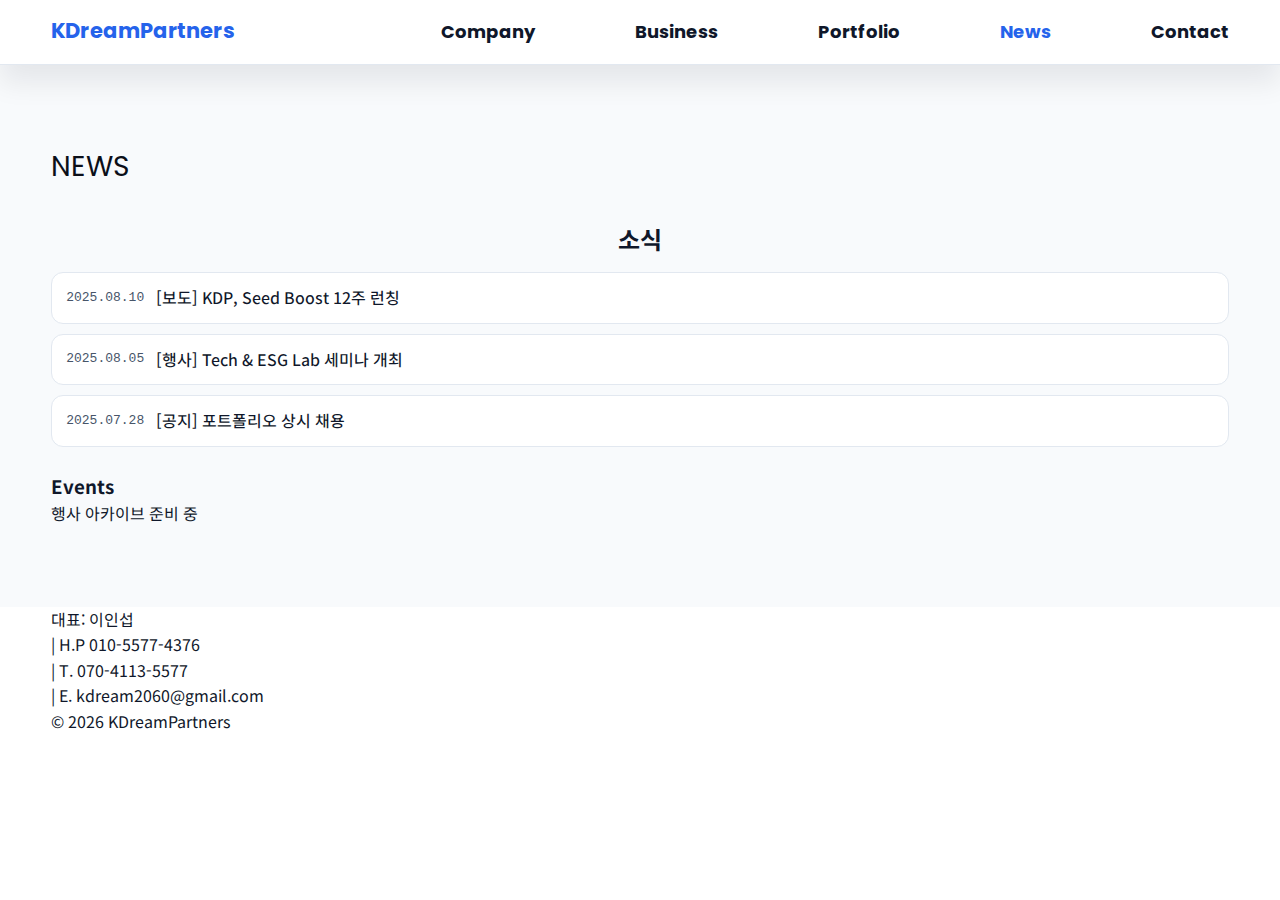
<file: news.html>
<!doctype html>
<html lang="ko">
<head>
  <meta charset="utf-8" />
  <meta name="viewport" content="width=device-width,initial-scale=1" />
  <title>News — K-Dream Partners</title>
  <meta name="description" content="K-Dream Partners — 초기·극초기 스타트업의 발굴·투자·성장을 지원하는 액셀러레이터" />
  <link href="https://fonts.googleapis.com/css2?family=Poppins:wght@700;900&family=Noto+Sans+KR:wght@400;500;700&display=swap" rel="stylesheet">
  <link rel="stylesheet" href="./style.css" />
  <style>
    /* 현재 페이지 메뉴 강조 */
    .menu a[aria-current="page"]{ color: var(--brand); }
  </style>
</head>
<body>

  <header class="site-header" role="navigation">
    <div class="container nav">
      <a href="index.html" class="brand" aria-label="홈으로" title="홈으로">
        <span class="logo-text short">KDP</span>
        <span class="logo-text long">KDreamPartners</span>
      </a>
      <nav aria-label="주요">
        <ul class="menu">
          <li class="mitem" data-col="1"><a href="company.html">Company</a></li>
          <li class="mitem" data-col="2"><a href="business.html">Business</a></li>
          <li class="mitem" data-col="3"><a href="portfolio.html">Portfolio</a></li>
          <li class="mitem" data-col="4"><a href="news.html" aria-current="page">News</a></li>
          <li class="mitem" data-col="5"><a href="contact.html">Contact</a></li>
        </ul>
      </nav>
      <button class="menu-toggle" aria-expanded="false" aria-controls="menuPanel" aria-label="메뉴 열기">☰</button>
    </div>

    <!-- 공유 드롭다운 패널 (파일 기반 링크로 변경) -->
    <div id="menuPanel" class="menu-panel" aria-hidden="true">
      <div class="container panel-grid">
        <div class="col" data-key="1">
          <a href="company.html">회사 소개</a>
          <a href="team.html#team">핵심 가치</a>
        </div>
        <div class="col" data-key="2">
          <a href="business.html">사업 영역</a>
          <a href="business.html#recruit">채용</a>
        </div>
        <div class="col" data-key="3">
          <a href="portfolio.html">포트폴리오</a>
        </div>
        <div class="col" data-key="4">
          <a href="news.html#events">Events</a>
          <a href="news.html">News</a>
        </div>
        <div class="col" data-key="5">
          <a href="contact.html">문의하기</a>
          <a href="contact.html#location">오시는 길</a>
        </div>
      </div>
    </div>
  </header>






  <main id="news" class="section news n1 alt">
    <div class="container">
      <span class="overline">NEWS</span>
      <h2 class="center">소식</h2>
      <ul class="news-list">
        <li><a href="#"><time datetime="2025-08-10">2025.08.10</time> [보도] KDP, Seed Boost 12주 런칭</a></li>
        <li><a href="#"><time datetime="2025-08-05">2025.08.05</time> [행사] Tech & ESG Lab 세미나 개최</a></li>
        <li><a href="#"><time datetime="2025-07-28">2025.07.28</time> [공지] 포트폴리오 상시 채용</a></li>
      </ul>
      <section id="events" style="margin-top:24px">
        <h3>Events</h3>
        <p>행사 아카이브 준비 중</p>
      </section>
    </div>
  </main>

  <footer class="footer">
    <nav class="container">
      <div class="f-info">대표: 이인섭 <br>| H.P 010-5577-4376 <br>| T. 070-4113-5577 <br>| E. kdream2060@gmail.com</div>
      © <span id="y"></span> KDreamPartners
    </nav>
  </footer>
  <script>document.getElementById('y').textContent = new Date().getFullYear();</script>


<script>
(function(){
  const root   = document.querySelector('.pf-section.pf2');
  if(!root) return;
  const track  = root.querySelector('.pf-track');
  const btnL   = root.querySelector('.pf-prev');
  const btnR   = root.querySelector('.pf-next');
  const dots   = root.querySelector('.pf-dots');
  const PER = 3; // 3개씩 페이지

  // 이미 .pf-page 가 있으면 재구성 스킵
  if(!track.querySelector('.pf-page')){
    const cards = Array.from(track.querySelectorAll('.pf-card'));
    for(let i=0;i<cards.length;i+=PER){
      const page = document.createElement('div');
      page.className = 'pf-page';     // pf2 CSS가 이 .pf-page에 자동 적용됨
      cards.slice(i,i+PER).forEach(c => page.appendChild(c));
      track.appendChild(page);
    }
  }

  const pages = Array.from(track.querySelectorAll('.pf-page'));
  let idx = 0;

  function buildDots(){
    dots.innerHTML = '';
    pages.forEach((_,i)=>{
      const b = document.createElement('button');
      b.type='button';
      b.addEventListener('click',()=>go(i));
      dots.appendChild(b);
    });
  }
  function update(){
    track.style.transform = `translateX(-${idx*100}%)`;
    Array.from(dots.children).forEach((d,i)=>d.classList.toggle('on',i===idx));
    btnL.disabled = (idx===0);
    btnR.disabled = (idx===pages.length-1);
  }
  function go(i){ idx = Math.max(0, Math.min(pages.length-1, i)); update(); }

  btnL?.addEventListener('click',()=>go(idx-1));
  btnR?.addEventListener('click',()=>go(idx+1));
  buildDots(); update();
})();
</script>


</body>
</html>
</file>
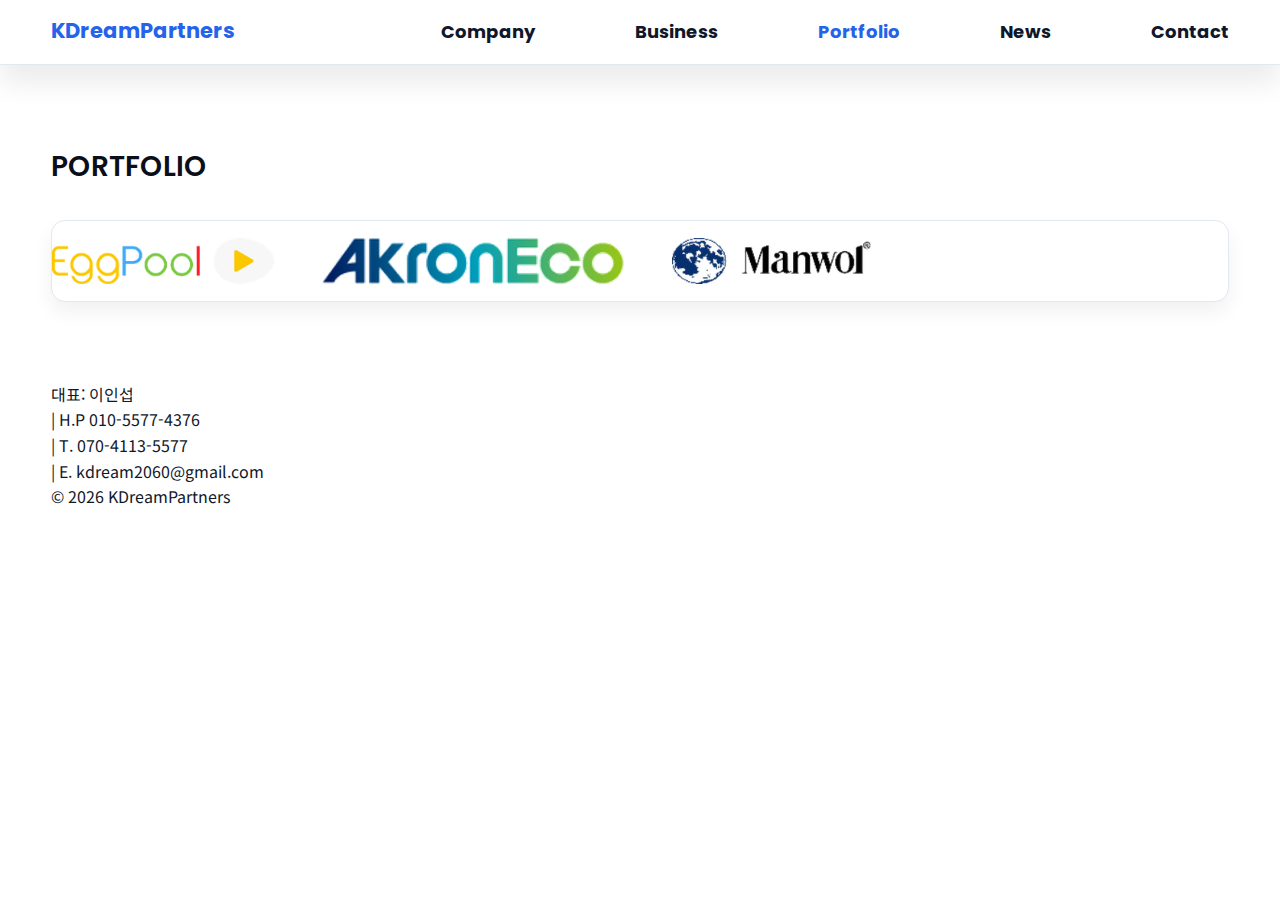
<file: portfolio.html>
<!doctype html>
<html lang="ko">
<head>
  <meta charset="utf-8" />
  <meta name="viewport" content="width=device-width,initial-scale=1" />
  <title>Portfolio — K-Dream Partners</title>
  <meta name="description" content="K-Dream Partners — 초기·극초기 스타트업의 발굴·투자·성장을 지원하는 액셀러레이터" />
  <link href="https://fonts.googleapis.com/css2?family=Poppins:wght@700;900&family=Noto+Sans+KR:wght@400;500;700&display=swap" rel="stylesheet">
  <link rel="stylesheet" href="./style.css" />
  <style>
    /* 현재 페이지 메뉴 강조 */
    .menu a[aria-current="page"]{ color: var(--brand); }
  </style>
</head>
<body>

  <header class="site-header" role="navigation">
    <div class="container nav">
      <a href="index.html" class="brand" aria-label="홈으로" title="홈으로">
        <span class="logo-text short">KDP</span>
        <span class="logo-text long">KDreamPartners</span>
      </a>
      <nav aria-label="주요">
        <ul class="menu">
          <li class="mitem" data-col="1"><a href="company.html">Company</a></li>
          <li class="mitem" data-col="2"><a href="business.html">Business</a></li>
          <li class="mitem" data-col="3"><a href="portfolio.html" aria-current="page">Portfolio</a></li>
          <li class="mitem" data-col="4"><a href="news.html">News</a></li>
          <li class="mitem" data-col="5"><a href="contact.html">Contact</a></li>
        </ul>
      </nav>
      <button class="menu-toggle" aria-expanded="false" aria-controls="menuPanel" aria-label="메뉴 열기">☰</button>
    </div>

    <!-- 공유 드롭다운 패널 (파일 기반 링크로 변경) -->
    <div id="menuPanel" class="menu-panel" aria-hidden="true">
      <div class="container panel-grid">
        <div class="col" data-key="1">
          <a href="company.html">회사 소개</a>
          <a href="company.html#values">핵심 가치</a>
        </div>
        <div class="col" data-key="2">
          <a href="business.html">사업 영역</a>
          <a href="business.html#recruit">채용</a>
        </div>
        <div class="col" data-key="3">
          <a href="portfolio.html">포트폴리오</a>
        </div>
        <div class="col" data-key="4">
          <a href="news.html#events">Events</a>
          <a href="news.html">News</a>
        </div>
        <div class="col" data-key="5">
          <a href="contact.html">문의하기</a>
          <a href="contact.html#location">오시는 길</a>
        </div>
      </div>
    </div>
  </header>

  <main id="portfolio" class="section portfolio p1">
    <div class="container">
      <div class="portfolio-head">
        <span class="overline">PORTFOLIO</span>
      </div>
      <div id="partnersMarquee" class="marquee" aria-label="파트너 로고 슬라이더">
        <div class="track">
          <button class="partner" type="button"><img src="assets/eggpool.png" alt="EggPool"></button>
          <button class="partner" type="button"><img src="assets/akroneco1.png" alt="AkronEco"></button>
          <button class="partner" type="button"><img src="assets/manwol.png" alt="Manwol"></button>
        </div>
      </div>
    </div>
  </main>

  <footer class="footer">
    <nav class="container">
      <div class="f-info">대표: 이인섭 <br>| H.P 010-5577-4376 <br>| T. 070-4113-5577 <br>| E. kdream2060@gmail.com</div>
      © <span id="y"></span> KDreamPartners
    </nav>
  </footer>
  <script>document.getElementById('y').textContent = new Date().getFullYear();</script>
</body>
</html>
</file>
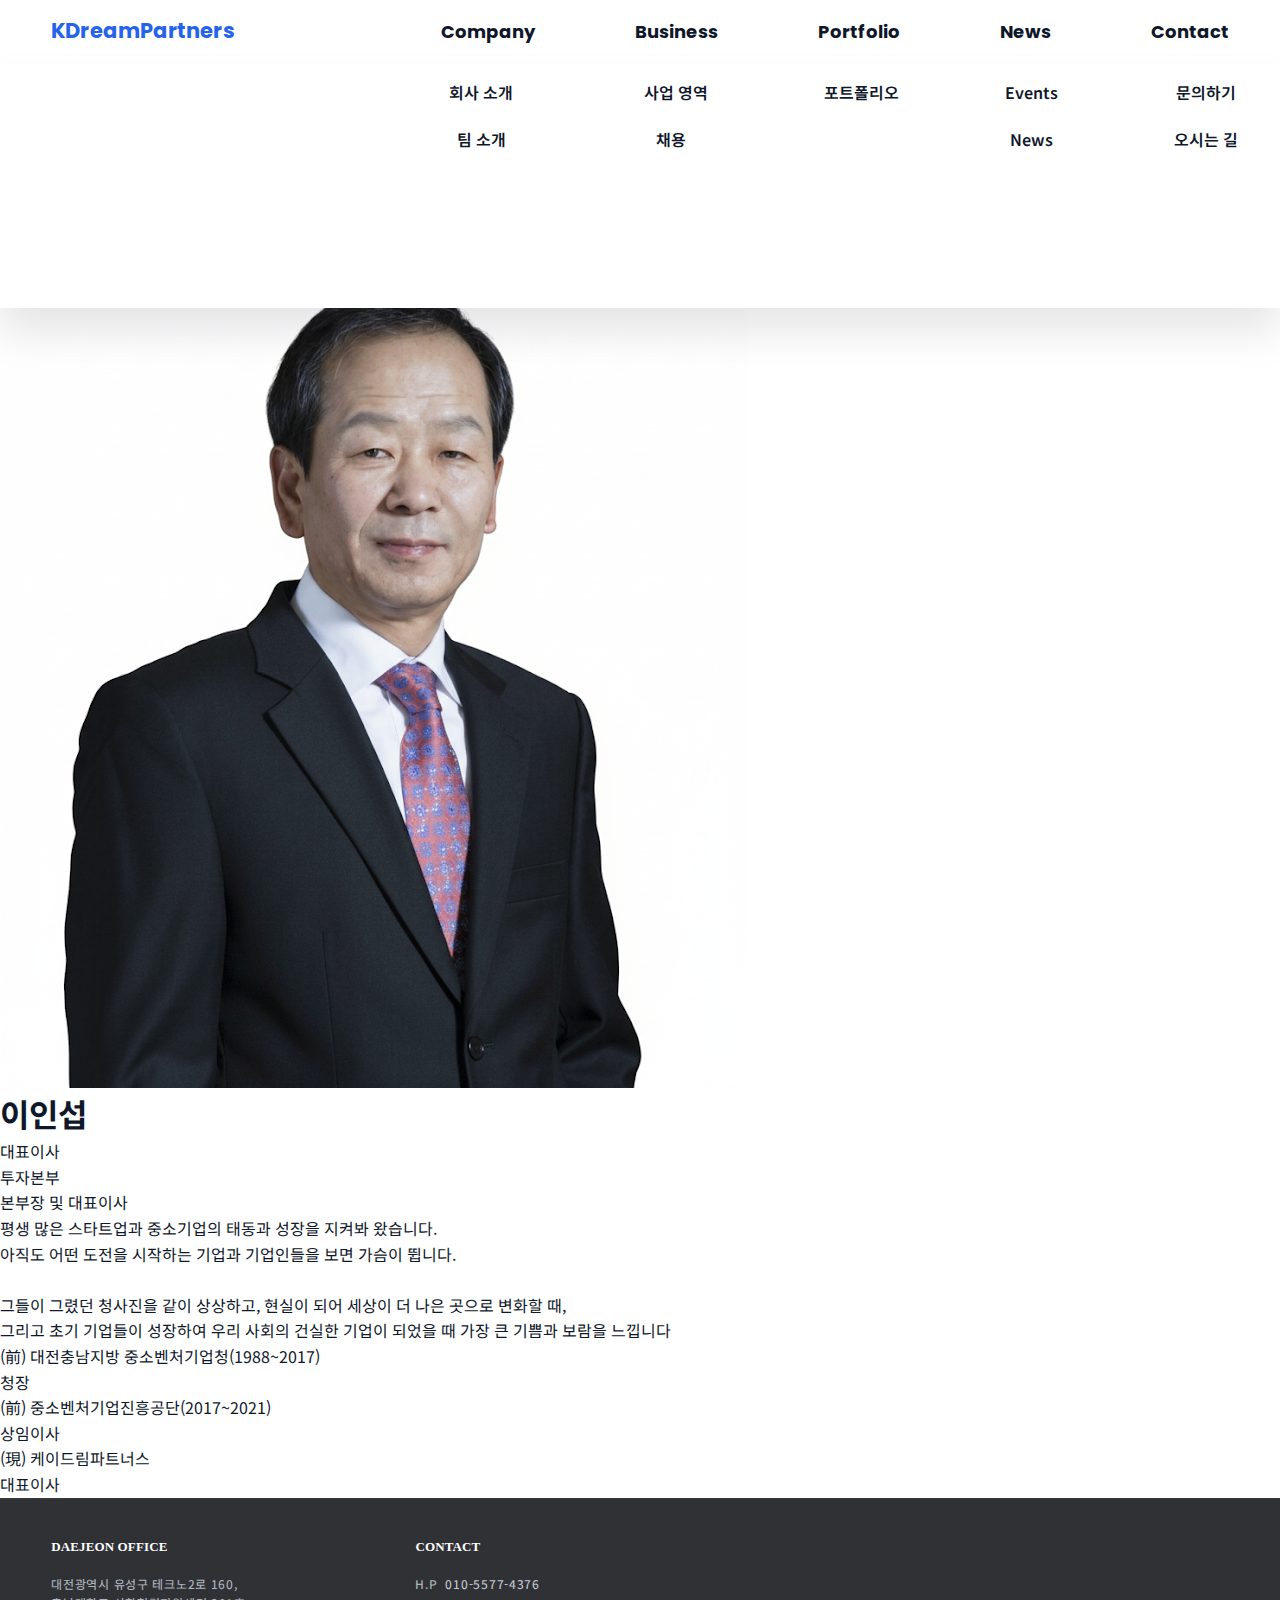
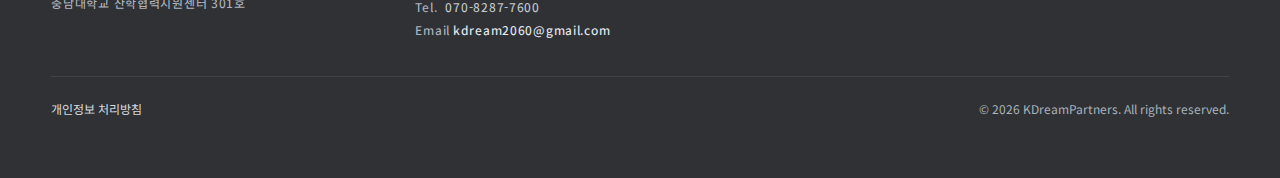
<file: staff1.html>
<!doctype html>
<html lang="ko">
<head>
    <meta charset="utf-8" />
    <meta name="viewport" content="width=device-width,initial-scale=1" />
    <title>팀 소개 - (주)케이드림파트너스</title>
    <link href="https://fonts.googleapis.com/css2?family=Poppins:wght@800&family=Noto+Sans+KR:wght@400;500&display=swap" rel="stylesheet">
    <link href='//spoqa.github.io/spoqa-han-sans/css/SpoqaHanSansNeo.css' rel='stylesheet' type='text/css'>
    <link href='//spoqa.github.io/spoqa-han-sans/css/SpoqaHanSansNeo.css' rel='stylesheet' type='text/css'>
    <link rel="stylesheet" href="/style.css" />
    </head>
<body>

    <header class="site-header" role="navigation">
        <div class="container nav">
            <a href="index.html" class="brand" aria-label="홈으로" title="홈으로">
                <span class="logo-text short">KDP</span>
                <span class="logo-text long">KDreamPartners</span>
            </a>
            <nav aria-label="주요">
                <ul class="menu">
                    <li class="mitem" data-col="1"><a href="company.html">Company</a></li>
                    <li class="mitem" data-col="2"><a href="business.html">Business</a></li>
                    <li class="mitem" data-col="3"><a href="portfolio.html">Portfolio</a></li>
                    <li class="mitem" data-col="4"><a href="news.html">News</a></li>
                    <li class="mitem" data-col="5"><a href="contact.html">Contact</a></li>
                </ul>
            </nav>
            <button class="menu-toggle" aria-expanded="false" aria-controls="menuPanel" aria-label="메뉴 열기">☰</button>
        </div>
        <div id="menuPanel" class="menu-panel" aria-hidden="true">
            <div class="container panel-grid">
                <div class="col" data-key="1">
                    <a href="company.html" style="--item-dx: 180px">회사 소개</a>
                    <a href="team.html#team" style="--item-dx: 180px">팀 소개</a>
                </div>
                <div class="col" data-key="2">
                    <a href="business.html" style="--item-dx: 175px">사업 영역</a>
                    <a href="recruit.html#recruit" style="--item-dx: 170px">채용</a>
                </div>
                <div class="col" data-key="3">
                    <a href="portfolio.html" style="--item-dx: 160px">포트폴리오</a>
                </div>
                <div class="col" data-key="4">
                    <a href="news.html#events" style="--item-dx: 130px">Events</a>
                    <a href="news.html" style="--item-dx: 130px">News</a>
                </div>
                <div class="col" data-key="5">
                    <a href="contact.html" style="--item-dx: 105px">문의하기</a>
                    <a href="contact.html#location" style="--item-dx: 105px">오시는 길</a>
                </div>
            </div>
        </div>
    </header>


<main>
    <section class="staff-profile-section">
        <div class="staff-profile-grid">
            <div class="staff-photo">
                <img src="assets/team/ceo.png" alt="이인섭 대표이사 프로필 사진">
            </div>

            <div class="staff-details">
                <div class="staff-namecard">
                    <h1>이인섭</h1>
                    <span class="title">대표이사</span>
                </div>
                <p class="staff-role">
                    투자본부<br>
                    본부장 및 대표이사
                    
                </p>
                <p class="staff-description">
                    평생 많은 스타트업과 중소기업의 태동과 성장을 지켜봐 왔습니다.
                    <br> 아직도 어떤 도전을 시작하는 기업과 기업인들을 보면 가슴이 뜁니다.
                    <br>
                    <br> 그들이 그렸던 청사진을 같이 상상하고, 현실이 되어 세상이 더 나은 곳으로 변화할 때,
                    <br> 그리고 초기 기업들이 성장하여 우리 사회의 건실한 기업이 되었을 때 가장 큰 기쁨과 보람을 느낍니다
                
                </p></div></div>

                <div class="staff-history">
                    <dl>
                        <dt>(前) 대전충남지방
                            중소벤처기업청(1988~2017)</dt>
                        <dd>청장</dd>
                        
                        <dt>(前) 중소벤처기업진흥공단(2017~2021)</dt>
                        <dd>상임이사</dd>
                        
                        <dt>(現) 케이드림파트너스</dt>
                        <dd>대표이사</dd>
                    </dl>
                </div>
            </div>
        </div>
    </section>
</main>



       <footer class="kdp-footer">
        <div class="container">
            <div class="kdp-footer-top">
                <section class="kdp-foot-col">
                    <h4>DAEJEON OFFICE</h4>
                    대전광역시 유성구 테크노2로 160,
                    <br>충남대학교 산학협력지원센터 301호
                </section>
                <section class="kdp-foot-col">
                    <h4>CONTACT</h4>
                    <ul class="kdp-contact">
                        <li><span class="k">H.P</span> 010-5577-4376</li>
                        <li><span class="k">Tel.</span> 070-8287-7600</li>
                        <li><span class="k">Email</span> <a href="mailto:kdream2060@gmail.com">&nbsp; kdream2060@gmail.com</a></li>
                    </ul>
                </section>
            </div>
            <hr class="kdp-foot-divider">
            <div class="kdp-footer-bottom">
                <a class="kdp-privacy" href="/privacy.html">개인정보 처리방침</a>
                <p class="kdp-copy">© <span id="y"></span> KDreamPartners. All rights reserved.</p>
            </div>
        </div>
    </footer>

    <script src="main.js" defer></script>
</body>
</html>
</file>
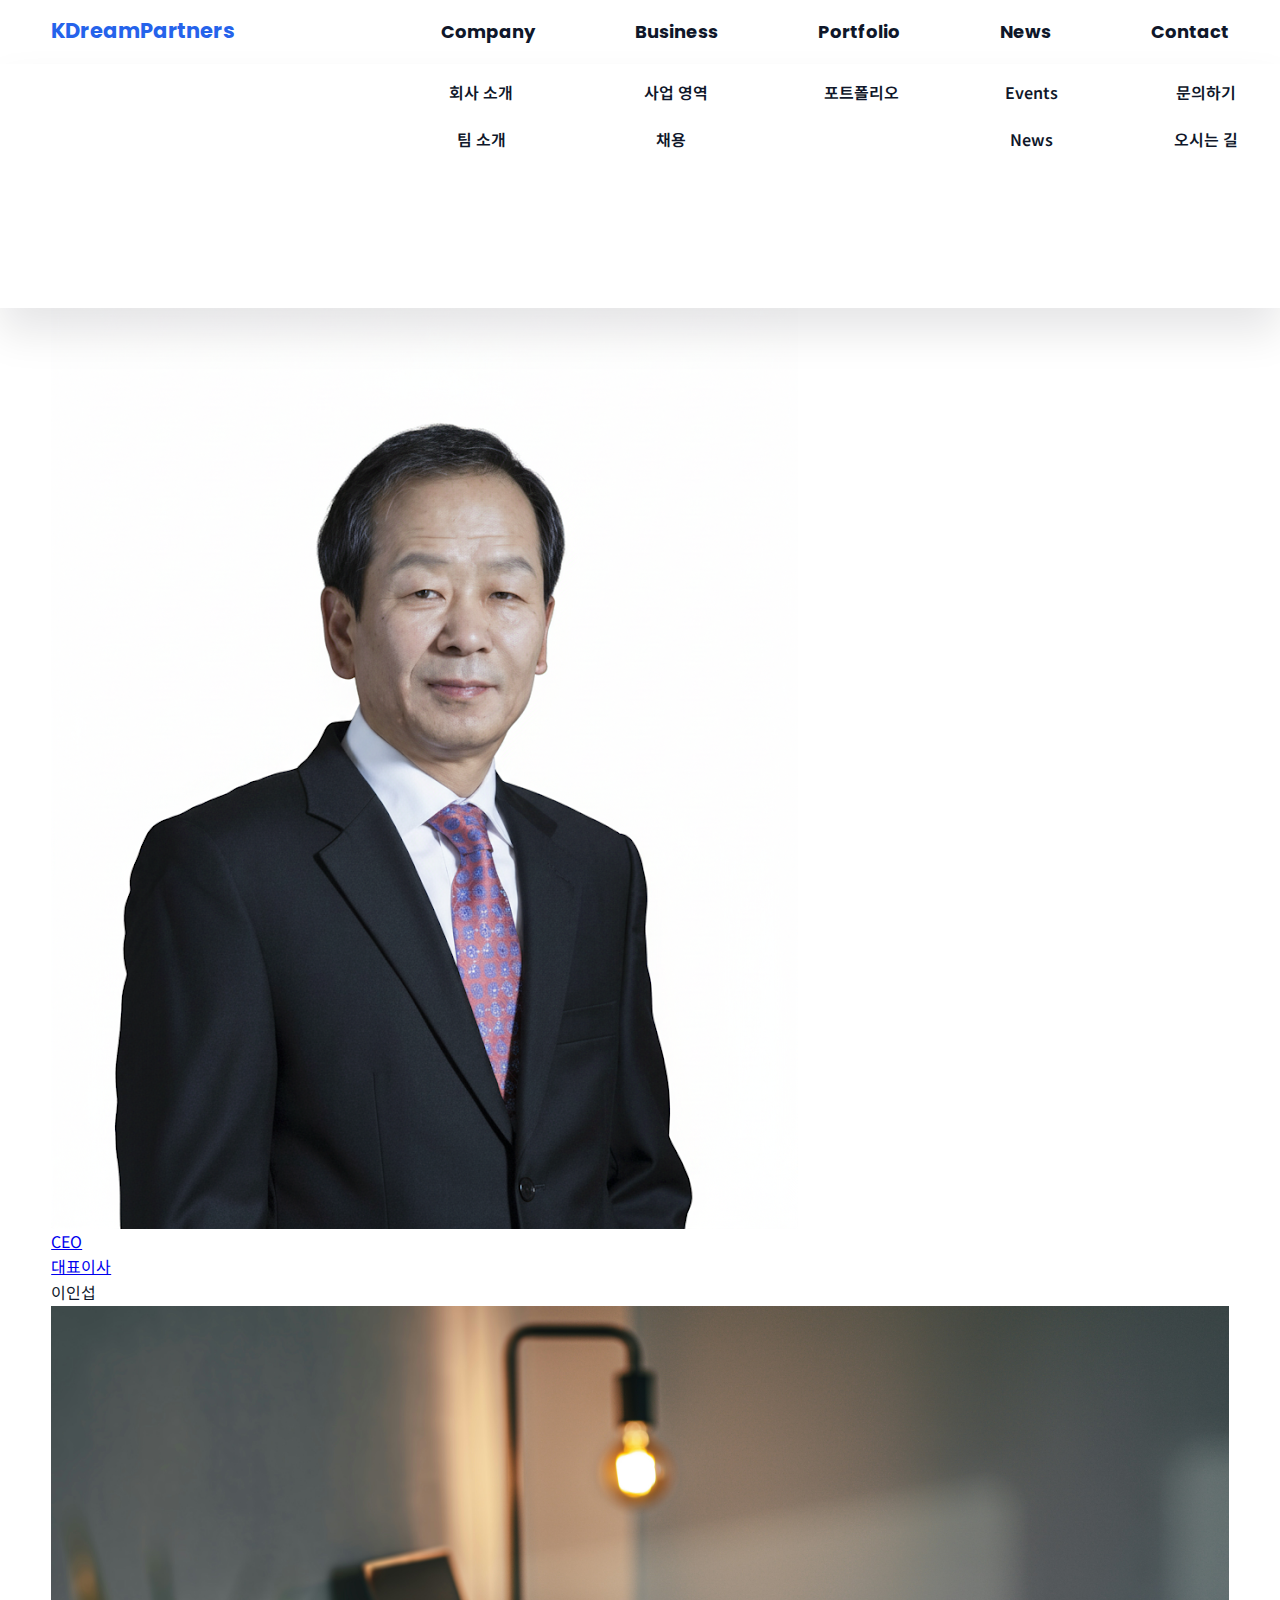
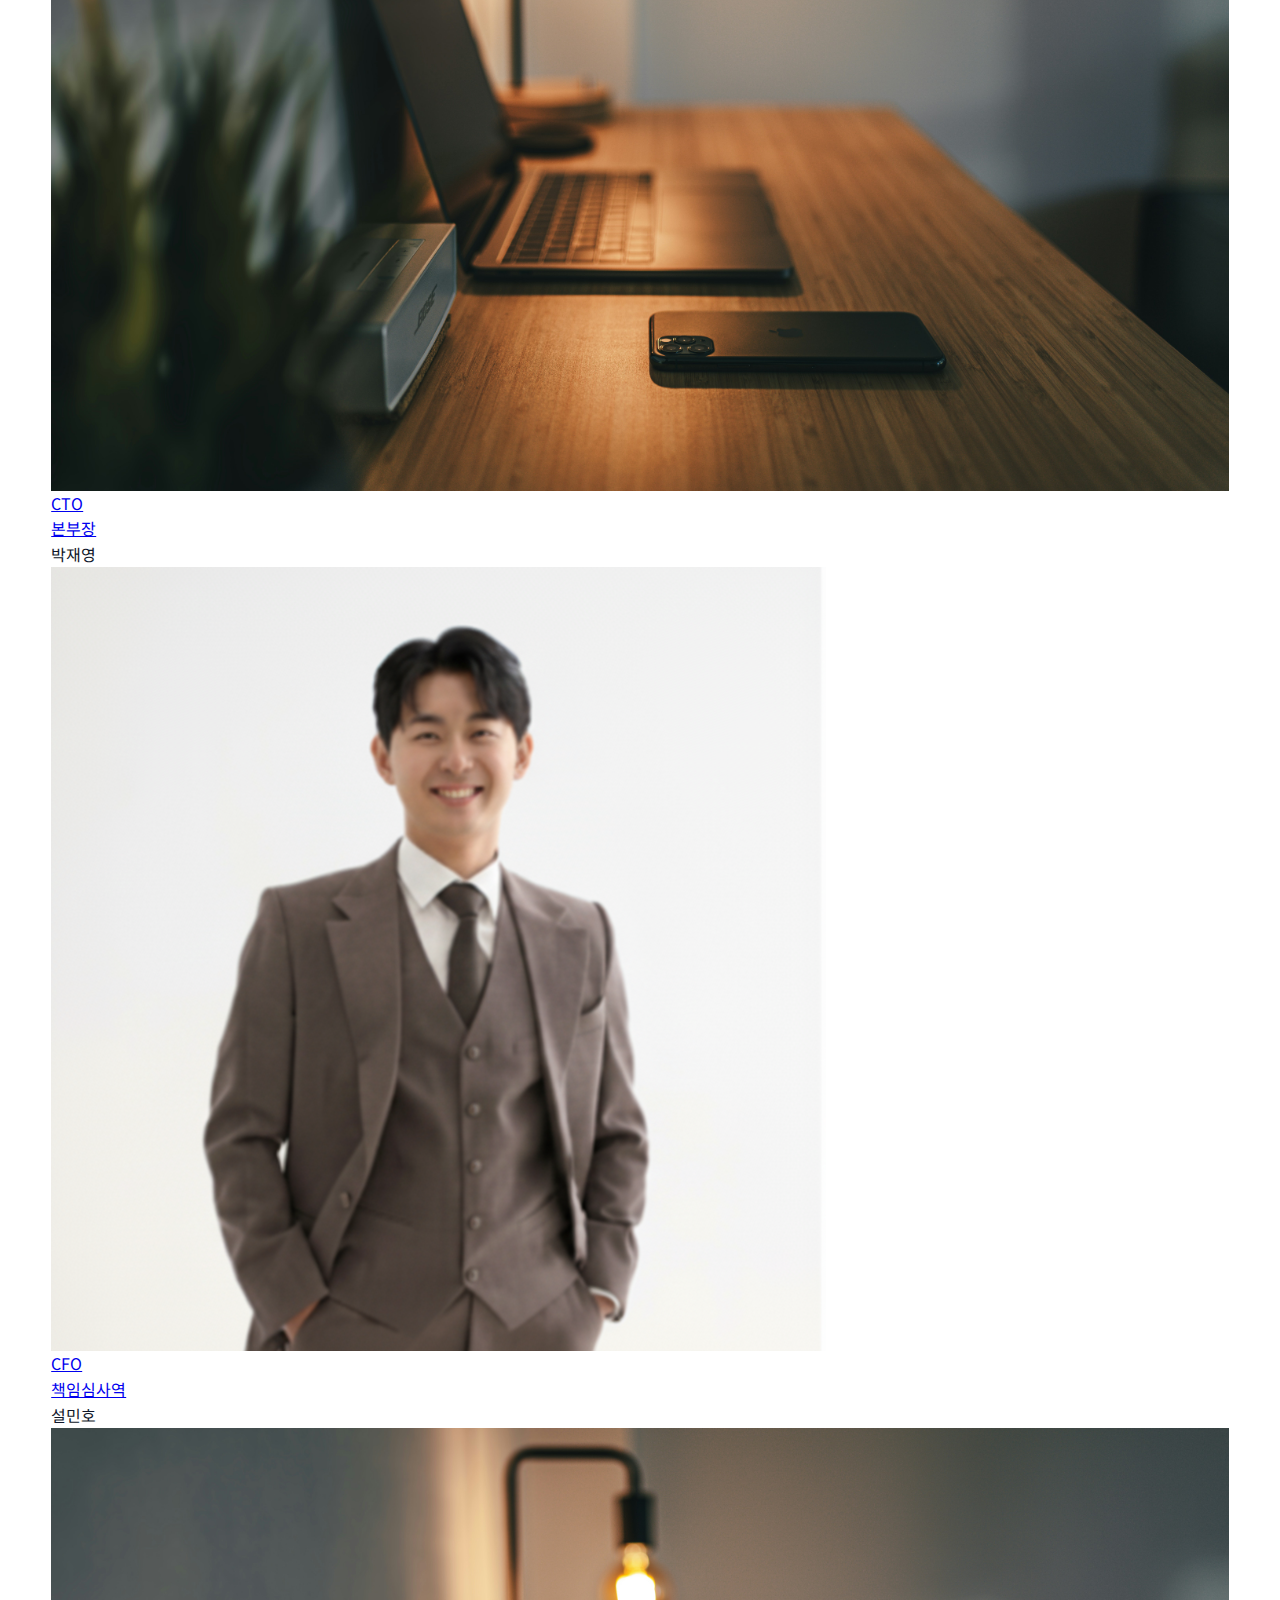
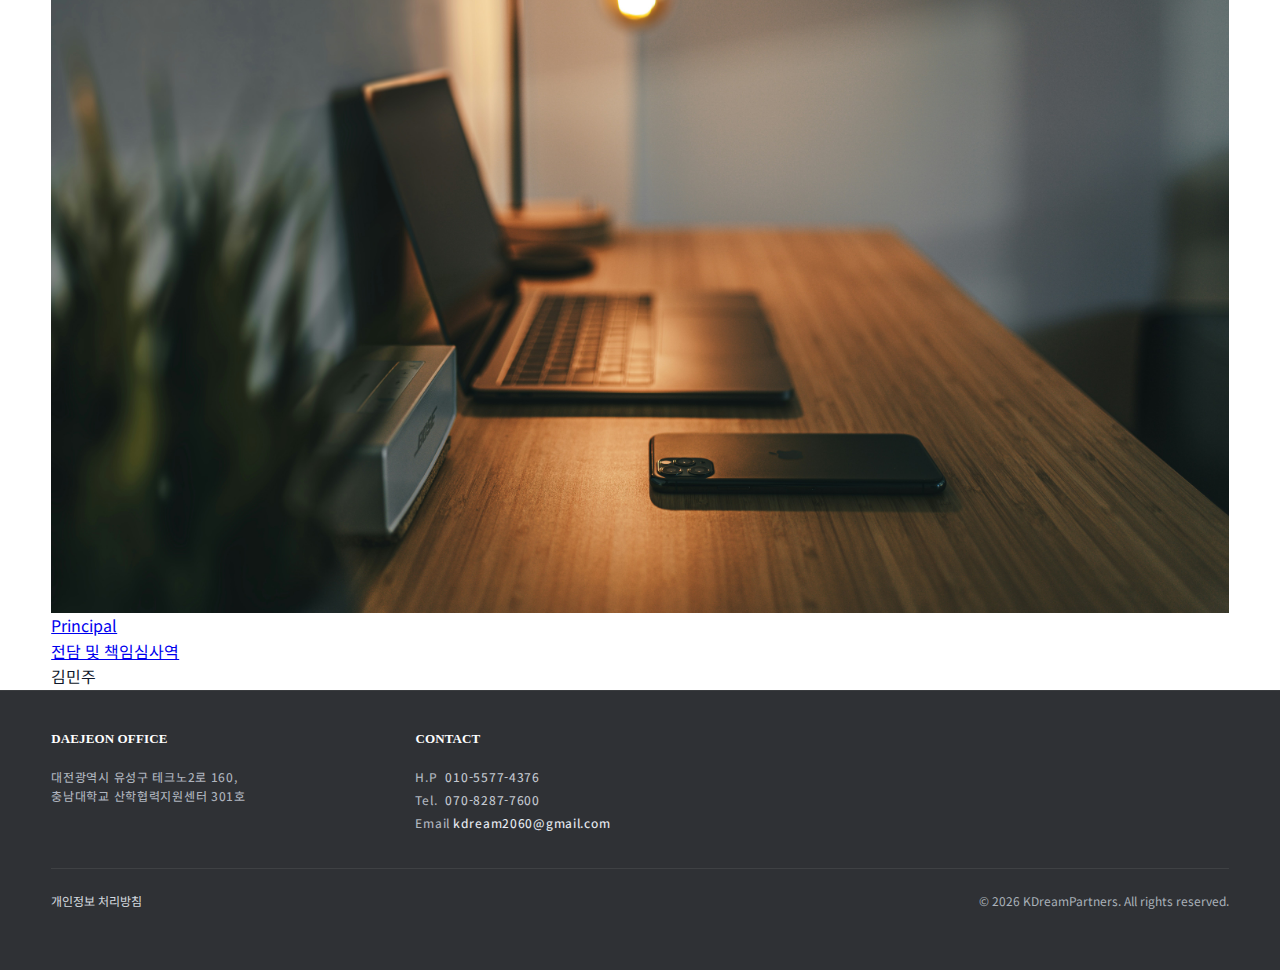
<file: team.html>
<!doctype html>
<html lang="ko">
<head>
    <meta charset="utf-8" />
    <meta name="viewport" content="width=device-width,initial-scale=1" />
    <title>팀 소개 - (주)케이드림파트너스</title>
    <link href="https://fonts.googleapis.com/css2?family=Poppins:wght@800&family=Noto+Sans+KR:wght@400;500&display=swap" rel="stylesheet">
    <link href='//spoqa.github.io/spoqa-han-sans/css/SpoqaHanSansNeo.css' rel='stylesheet' type='text/css'>
    <link rel="stylesheet" href="./style.css" />
    </head>
<body class="team-page">

    <header class="site-header" role="navigation">
        <div class="container nav">
            <a href="index.html" class="brand" aria-label="홈으로" title="홈으로">
                <span class="logo-text short">KDP</span>
                <span class="logo-text long">KDreamPartners</span>
            </a>
            <nav aria-label="주요">
                <ul class="menu">
                    <li class="mitem" data-col="1"><a href="company.html">Company</a></li>
                    <li class="mitem" data-col="2"><a href="business.html">Business</a></li>
                    <li class="mitem" data-col="3"><a href="portfolio.html">Portfolio</a></li>
                    <li class="mitem" data-col="4"><a href="news.html">News</a></li>
                    <li class="mitem" data-col="5"><a href="contact.html">Contact</a></li>
                </ul>
            </nav>
            <button class="menu-toggle" aria-expanded="false" aria-controls="menuPanel" aria-label="메뉴 열기">☰</button>
        </div>
        <div id="menuPanel" class="menu-panel" aria-hidden="true">
            <div class="container panel-grid">
                <div class="col" data-key="1">
                    <a href="company.html" style="--item-dx: 180px">회사 소개</a>
                    <a href="team.html#team" style="--item-dx: 180px">팀 소개</a>
                </div>
                <div class="col" data-key="2">
                    <a href="business.html" style="--item-dx: 175px">사업 영역</a>
                    <a href="recruit.html#recruit" style="--item-dx: 170px">채용</a>
                </div>
                <div class="col" data-key="3">
                    <a href="portfolio.html" style="--item-dx: 160px">포트폴리오</a>
                </div>
                <div class="col" data-key="4">
                    <a href="news.html#events" style="--item-dx: 130px">Events</a>
                    <a href="news.html" style="--item-dx: 130px">News</a>
                </div>
                <div class="col" data-key="5">
                    <a href="contact.html" style="--item-dx: 105px">문의하기</a>
                    <a href="contact.html#location" style="--item-dx: 105px">오시는 길</a>
                </div>
            </div>
        </div>
    </header>
    
    <section class="team-hero">
        <div class="team-hero-bg"></div>
        
        <div class="container hero-content-container"> 
            <h1 class="team-title">TEAM</h1>
            <p class="team-subtitle">
                우리는 국내의 벤처기업의 역사를 함께해온 전문가와 법리전문가와 함께합니다.
                <br> 다양한 스타트업 기업들의 처음을, 그 이상의 도전을 함께하는 Company Buliding을 지원합니다.
            </p>
        </div>
    </section>

    <section class="team-members">
        <div class="container">
            <h2 class="team-sec-title">INVESTORS</h2>
            <div class="member-grid">
                
                <div class="member-wrap">
                    <a href="kdream.ac/staff/1" class="member-card">
                        <img src="assets/team/ceo.png" alt="이인섭 이미지">
                        <div class="member-overlay">
                            <p class="member-role">CEO</p>
                            <p class="member-desc">대표이사</p>
                        </div>
                    </a>
                    <p class="member-name">이인섭</p>
                </div>
                
                <div class="member-wrap">
                    <a href="kdream.ac/staff/2" class="member-card">
                        <img src="assets/contact.jpg" alt="팀원 2 이미지">
                        <div class="member-overlay">
                            <p class="member-role">CTO</p>
                            <p class="member-desc">본부장</p>
                        </div>
                    </a>
                    <p class="member-name">박재영</p>
                </div>
                
                <div class="member-wrap">
                    <a href="kdream.ac/staff/3" class="member-card">
                        <img src="assets/team/CFO.png" alt="팀원 3 이미지">
                        <div class="member-overlay">
                            <p class="member-role">CFO</p>
                            <p class="member-desc">책임심사역</p>
                        </div>
                    </a>
                    <p class="member-name">설민호</p>
                </div>

                <div class="member-wrap">
                    <a href="kdream.ac/staff/4" class="member-card">
                        <img src="assets/contact.jpg" alt="팀원 4 이미지">
                        <div class="member-overlay">
                            <p class="member-role">Principal</p>
                            <p class="member-desc">전담 및 책임심사역</p>
                        </div>
                    </a>
                    <p class="member-name">김민주</p>
                </div>

            </div>
        </div>
    </section>

    <footer class="kdp-footer">
        <div class="container">
            <div class="kdp-footer-top">
                <section class="kdp-foot-col">
                    <h4>DAEJEON OFFICE</h4>
                    대전광역시 유성구 테크노2로 160,
                    <br>충남대학교 산학협력지원센터 301호
                </section>
                <section class="kdp-foot-col">
                    <h4>CONTACT</h4>
                    <ul class="kdp-contact">
                        <li><span class="k">H.P</span> 010-5577-4376</li>
                        <li><span class="k">Tel.</span> 070-8287-7600</li>
                        <li><span class="k">Email</span> <a href="mailto:kdream2060@gmail.com">&nbsp; kdream2060@gmail.com</a></li>
                    </ul>
                </section>
            </div>
            <hr class="kdp-foot-divider">
            <div class="kdp-footer-bottom">
                <a class="kdp-privacy" href="/privacy.html">개인정보 처리방침</a>
                <p class="kdp-copy">© <span id="y"></span> KDreamPartners. All rights reserved.</p>
            </div>
        </div>
    </footer>

    <script src="main.js" defer></script>
</body>
</html>
</file>
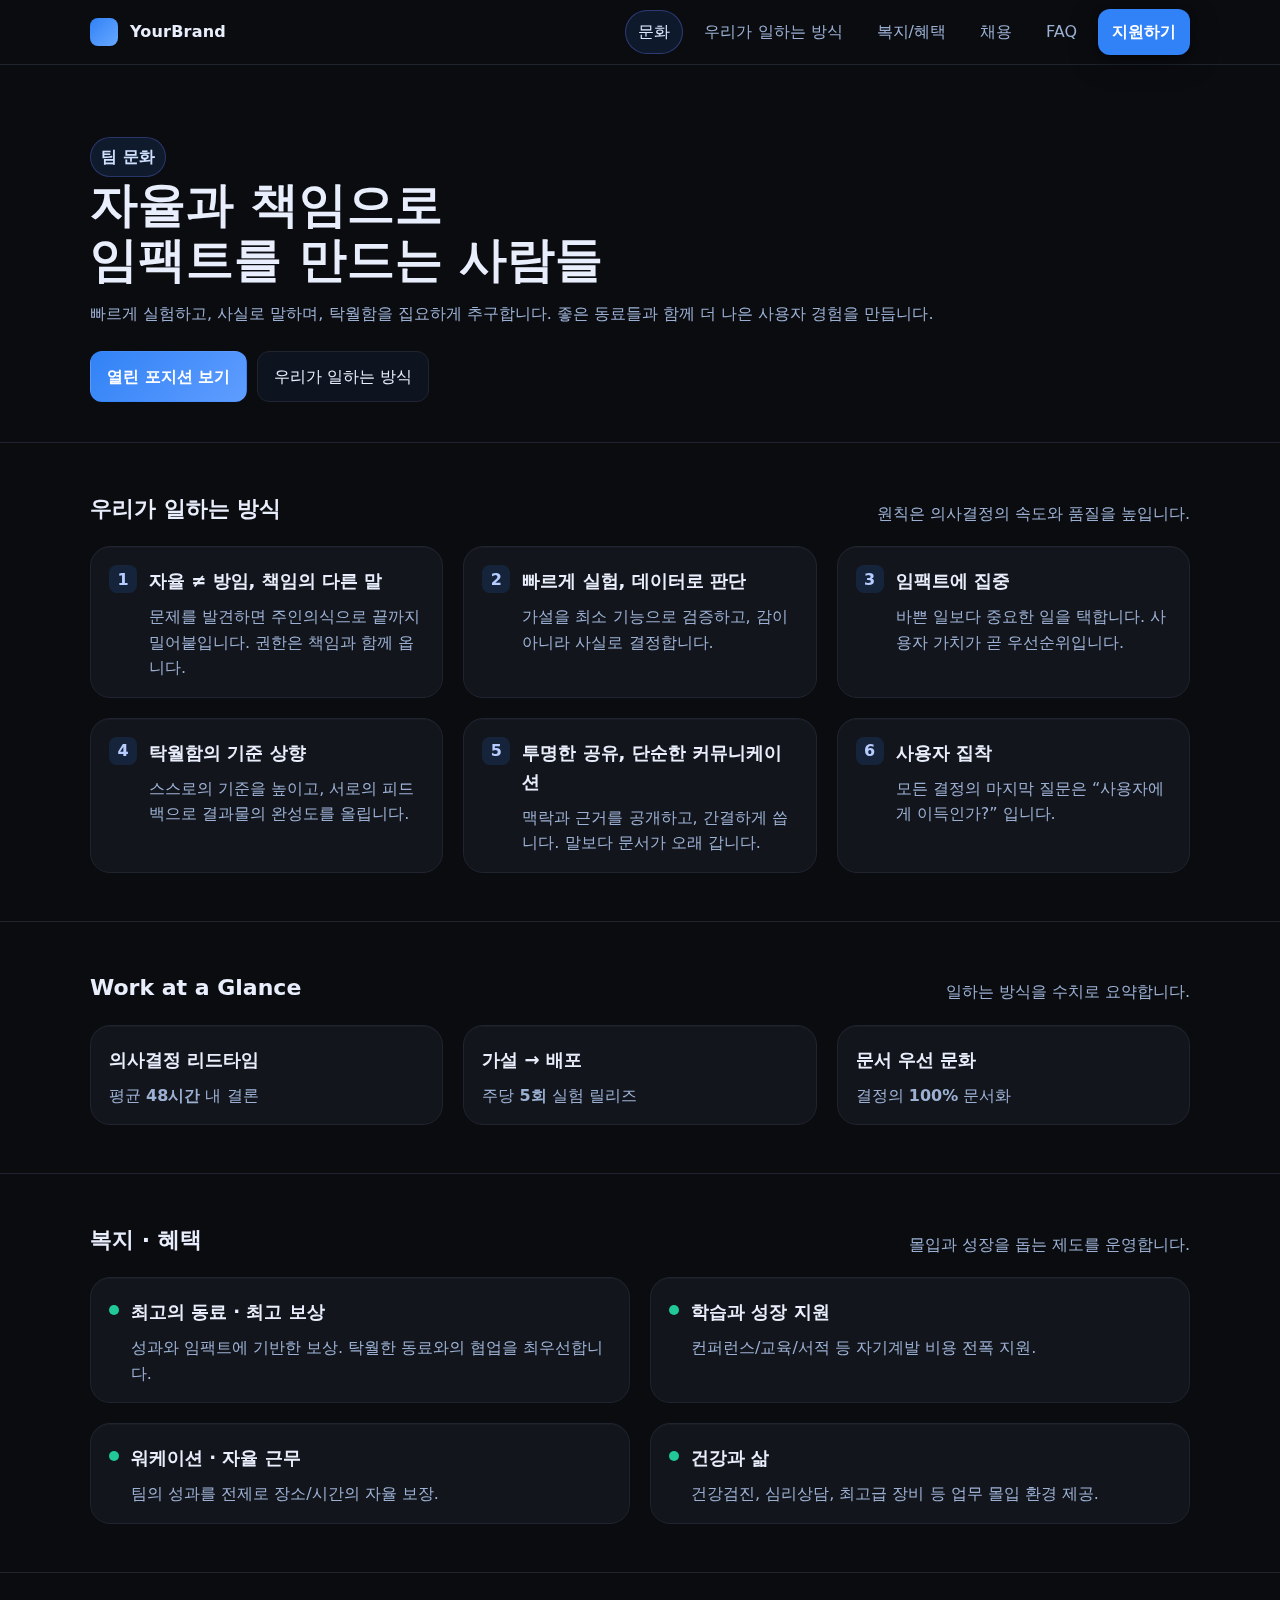
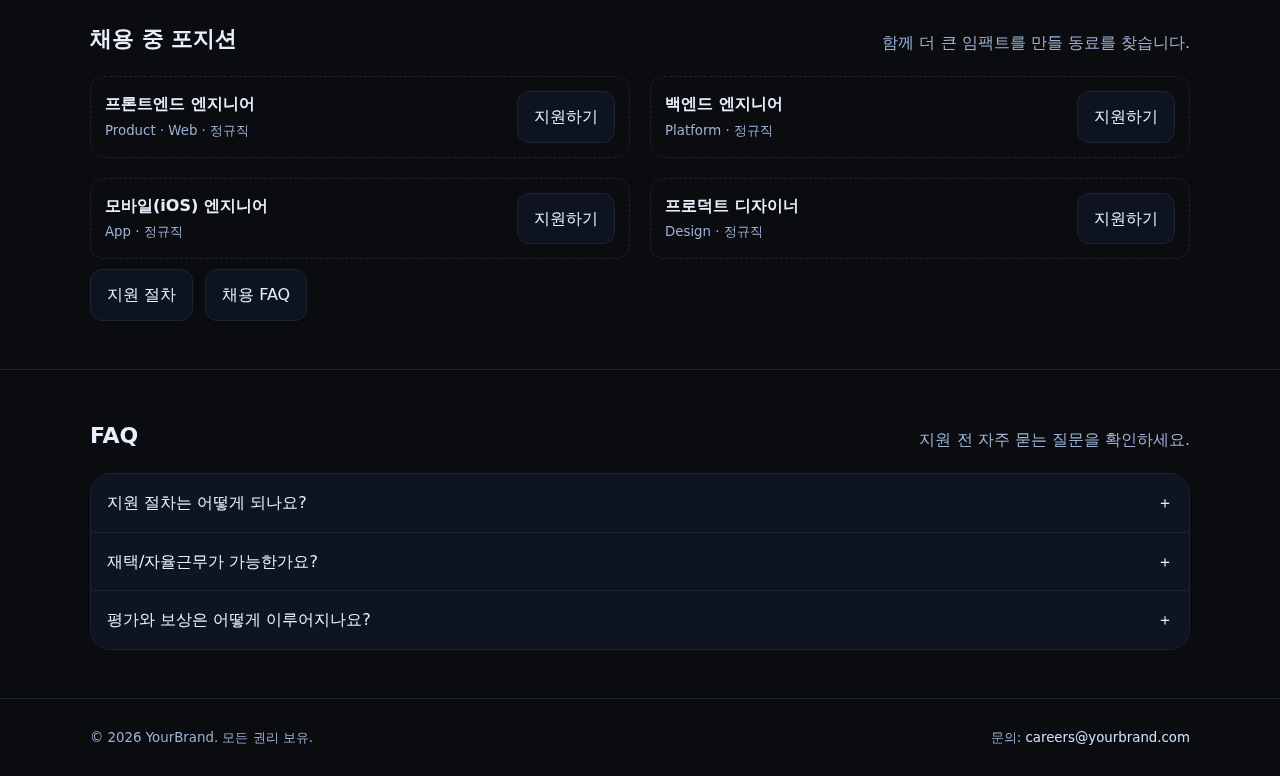
<file: team2.html>
<!DOCTYPE html>
<html lang="ko">
<head>
  <meta charset="utf-8" />
  <meta name="viewport" content="width=device-width, initial-scale=1" />
  <title>팀 문화 | YourBrand</title>
  <meta name="description" content="YourBrand의 팀 문화와 우리가 일하는 방식" />
  <style>
    /* ---- Theme Variables ---- */
    :root{
      --brand:#3182f6;          /* 브랜드 메인 컬러 (Toss 블루 톤) */
      --brand-ink:#0b2a6b;      /* 딥 블루 포인트 */
      --bg:#0b0c10;             /* 페이지 배경 (다크) */
      --card:#12151b;           /* 카드 배경 */
      --ink:#e9eefc;            /* 본문 텍스트 */
      --ink-dim:#9bb0d3;        /* 보조 텍스트 */
      --line:#1f2430;           /* 구분선 */
      --ok:#20c997;             /* 긍정 컬러 */
      --warn:#ffd166;           /* 경고 컬러 */
      --danger:#ff6b6b;         /* 위험 컬러 */
      --radius:20px;
      --gap:20px;
      --shadow: 0 6px 28px rgba(0,0,0,.35), 0 2px 10px rgba(0,0,0,.2);
    }

    /* ---- Reset / Base ---- */
    *{box-sizing:border-box}
    html,body{margin:0;padding:0;background:var(--bg);color:var(--ink);font:16px/1.6 "Pretendard","Apple SD Gothic Neo","Noto Sans KR",system-ui,-apple-system,Segoe UI,Roboto,Helvetica,Arial,"Apple Color Emoji","Segoe UI Emoji"}
    img{max-width:100%;display:block}
    a{color:inherit;text-decoration:none}
    .container{width:min(1100px, 100% - 32px);margin:0 auto}

    /* ---- Header ---- */
    .site-header{position:sticky;top:0;z-index:50;background:rgba(11,12,16,.8);backdrop-filter:saturate(180%) blur(12px);border-bottom:1px solid var(--line)}
    .nav{display:flex;align-items:center;justify-content:space-between;height:64px;gap:16px}
    .brand{display:flex;align-items:center;gap:12px}
    .brand-logo{inline-size:28px;block-size:28px;border-radius:8px;background:linear-gradient(135deg,var(--brand),#67a8ff)}
    .brand-name{font-weight:700;letter-spacing:.2px}
    .nav-items{display:flex;align-items:center;gap:8px;flex-wrap:wrap}
    .pill{padding:8px 12px;border-radius:999px;border:1px solid transparent;color:var(--ink-dim)}
    .pill:hover{background:rgba(255,255,255,.04);color:var(--ink)}
    .pill[aria-current="page"]{border-color:rgba(99,123,255,.35);background:rgba(49,130,246,.12);color:#dce8ff}
    .cta{padding:10px 14px;border-radius:12px;background:var(--brand);color:#fff;font-weight:700;box-shadow:var(--shadow);border:0}
    .cta:hover{filter:brightness(1.05)}

    /* ---- Hero ---- */
    .hero{position:relative;padding:72px 0 40px;border-bottom:1px solid var(--line);overflow:hidden}
    .hero .bg{position:absolute;inset:-10% -10% auto -10%;z-index:-1;pointer-events:none;opacity:.45;background:
      radial-gradient(1200px 400px at 10% 20%, rgba(49,130,246,.25), transparent 60%),
      radial-gradient(900px 300px at 80% 0%, rgba(32,201,151,.18), transparent 55%),
      radial-gradient(1000px 420px at 50% 100%, rgba(99,123,255,.16), transparent 60%)}
    .hero h1{font-size:clamp(28px, 3.8vw, 48px);line-height:1.15;margin:0 0 14px}
    .hero p{color:var(--ink-dim);margin:0 0 24px}
    .hero-actions{display:flex;gap:10px;flex-wrap:wrap}
    .btn{padding:12px 16px;border-radius:12px;border:1px solid var(--line);background:#0e1320;color:var(--ink)}
    .btn.primary{background:linear-gradient(135deg,var(--brand),#5f9dff);border-color:transparent;color:#fff;font-weight:700}

    /* ---- Sections ---- */
    section{padding:48px 0;border-bottom:1px solid var(--line)}
    .section-head{display:flex;justify-content:space-between;align-items:end;gap:16px;margin-bottom:20px}
    .section-head h2{font-size:22px;margin:0}
    .section-head p{color:var(--ink-dim);margin:0}

    /* ---- Cards / Grid ---- */
    .grid{display:grid;gap:var(--gap)}
    .grid.cols-3{grid-template-columns:repeat(3,1fr)}
    .grid.cols-2{grid-template-columns:repeat(2,1fr)}
    @media (max-width:900px){ .grid.cols-3{grid-template-columns:1fr 1fr} }
    @media (max-width:640px){ .grid.cols-3,.grid.cols-2{grid-template-columns:1fr} }

    .card{background:var(--card);border:1px solid var(--line);border-radius:var(--radius);padding:18px 18px 16px;box-shadow:0 1px 0 rgba(255,255,255,.03) inset}
    .card h3{margin:2px 0 8px;font-size:18px}
    .card p{margin:0;color:var(--ink-dim)}
    .tag{display:inline-flex;align-items:center;gap:6px;padding:6px 10px;border:1px solid var(--line);border-radius:999px;color:#d6e1ff;background:#0f1422;font-size:12px}

    /* ---- "우리가 일하는 방식" ---- */
    .badge{display:inline-flex;align-items:center;gap:8px;padding:6px 10px;border-radius:999px;background:rgba(49,130,246,.12);color:#cfe1ff;border:1px solid rgba(99,123,255,.3);font-weight:600}
    .principle{display:flex;gap:12px}
    .num{flex:0 0 28px;height:28px;border-radius:8px;background:rgba(49,130,246,.15);color:#b7ccff;display:flex;align-items:center;justify-content:center;font-weight:800}

    /* ---- Benefits ---- */
    .benefit{display:flex;gap:12px;align-items:flex-start}
    .benefit .dot{inline-size:10px;block-size:10px;border-radius:50%;background:var(--ok);margin-top:9px}

    /* ---- Positions (placeholder) ---- */
    .position{display:flex;justify-content:space-between;gap:12px;align-items:center;border:1px dashed var(--line);padding:14px;border-radius:14px}
    .position strong{display:block}
    .position small{color:var(--ink-dim)}

    /* ---- FAQ ---- */
    .faq{border:1px solid var(--line);border-radius:var(--radius);overflow:hidden}
    .faq-item+ .faq-item{border-top:1px solid var(--line)}
    .faq-q{width:100%;text-align:left;background:#0f1422;color:var(--ink);padding:16px;border:0;font-size:16px;display:flex;justify-content:space-between;align-items:center}
    .faq-a{padding:0 16px 16px;color:var(--ink-dim);display:none}
    .faq-item[open] .faq-a{display:block}

    /* ---- Footer ---- */
    .site-footer{padding:28px 0;color:var(--ink-dim)}
    .site-footer a{color:#cfe1ff}

    /* ---- Utilities ---- */
    .row{display:flex;gap:12px;flex-wrap:wrap}
    .muted{color:var(--ink-dim)}
    .spacer{height:10px}
  </style>
</head>
<body>
  <!-- ===== Header ===== -->
  <header class="site-header">
    <div class="container nav">
      <div class="brand">
        <span class="brand-logo" aria-hidden="true"></span>
        <span class="brand-name">YourBrand</span>
      </div>
      <nav class="nav-items" aria-label="주요 메뉴">
        <a class="pill" href="#culture" aria-current="page">문화</a>
        <a class="pill" href="#principles">우리가 일하는 방식</a>
        <a class="pill" href="#benefits">복지/혜택</a>
        <a class="pill" href="#positions">채용</a>
        <a class="pill" href="#faq">FAQ</a>
        <a class="cta" href="#apply">지원하기</a>
      </nav>
    </div>
  </header>

  <!-- ===== Hero ===== -->
  <section class="hero" id="culture">
    <div class="bg" aria-hidden="true"></div>
    <div class="container">
      <span class="badge">팀 문화</span>
      <h1>자율과 책임으로
        <br/>임팩트를 만드는 사람들</h1>
      <p>빠르게 실험하고, 사실로 말하며, 탁월함을 집요하게 추구합니다. 좋은 동료들과 함께 더 나은 사용자 경험을 만듭니다.</p>
      <div class="hero-actions">
        <a class="btn primary" href="#positions">열린 포지션 보기</a>
        <a class="btn" href="#principles">우리가 일하는 방식</a>
      </div>
    </div>
  </section>

  <!-- ===== Principles ===== -->
  <section id="principles">
    <div class="container">
      <div class="section-head">
        <h2>우리가 일하는 방식</h2>
        <p>원칙은 의사결정의 속도와 품질을 높입니다.</p>
      </div>
      <div class="grid cols-3">
        <article class="card principle">
          <div class="num">1</div>
          <div>
            <h3>자율 ≠ 방임, 책임의 다른 말</h3>
            <p>문제를 발견하면 주인의식으로 끝까지 밀어붙입니다. 권한은 책임과 함께 옵니다.</p>
          </div>
        </article>
        <article class="card principle">
          <div class="num">2</div>
          <div>
            <h3>빠르게 실험, 데이터로 판단</h3>
            <p>가설을 최소 기능으로 검증하고, 감이 아니라 사실로 결정합니다.</p>
          </div>
        </article>
        <article class="card principle">
          <div class="num">3</div>
          <div>
            <h3>임팩트에 집중</h3>
            <p>바쁜 일보다 중요한 일을 택합니다. 사용자 가치가 곧 우선순위입니다.</p>
          </div>
        </article>
        <article class="card principle">
          <div class="num">4</div>
          <div>
            <h3>탁월함의 기준 상향</h3>
            <p>스스로의 기준을 높이고, 서로의 피드백으로 결과물의 완성도를 올립니다.</p>
          </div>
        </article>
        <article class="card principle">
          <div class="num">5</div>
          <div>
            <h3>투명한 공유, 단순한 커뮤니케이션</h3>
            <p>맥락과 근거를 공개하고, 간결하게 씁니다. 말보다 문서가 오래 갑니다.</p>
          </div>
        </article>
        <article class="card principle">
          <div class="num">6</div>
          <div>
            <h3>사용자 집착</h3>
            <p>모든 결정의 마지막 질문은 “사용자에게 이득인가?” 입니다.</p>
          </div>
        </article>
      </div>
    </div>
  </section>

  <!-- ===== Snapshot / Metrics (optional) ===== -->
  <section id="snapshot">
    <div class="container">
      <div class="section-head">
        <h2>Work at a Glance</h2>
        <p>일하는 방식을 수치로 요약합니다.</p>
      </div>
      <div class="grid cols-3">
        <div class="card">
          <h3>의사결정 리드타임</h3>
          <p class="muted">평균 <strong>48시간</strong> 내 결론</p>
        </div>
        <div class="card">
          <h3>가설 → 배포</h3>
          <p class="muted">주당 <strong>5회</strong> 실험 릴리즈</p>
        </div>
        <div class="card">
          <h3>문서 우선 문화</h3>
          <p class="muted">결정의 <strong>100%</strong> 문서화</p>
        </div>
      </div>
    </div>
  </section>

  <!-- ===== Benefits ===== -->
  <section id="benefits">
    <div class="container">
      <div class="section-head">
        <h2>복지 · 혜택</h2>
        <p>몰입과 성장을 돕는 제도를 운영합니다.</p>
      </div>
      <div class="grid cols-2">
        <div class="card benefit">
          <span class="dot" aria-hidden="true"></span>
          <div>
            <h3>최고의 동료 · 최고 보상</h3>
            <p>성과와 임팩트에 기반한 보상. 탁월한 동료와의 협업을 최우선합니다.</p>
          </div>
        </div>
        <div class="card benefit">
          <span class="dot" aria-hidden="true"></span>
          <div>
            <h3>학습과 성장 지원</h3>
            <p>컨퍼런스/교육/서적 등 자기계발 비용 전폭 지원.</p>
          </div>
        </div>
        <div class="card benefit">
          <span class="dot" aria-hidden="true"></span>
          <div>
            <h3>워케이션 · 자율 근무</h3>
            <p>팀의 성과를 전제로 장소/시간의 자율 보장.</p>
          </div>
        </div>
        <div class="card benefit">
          <span class="dot" aria-hidden="true"></span>
          <div>
            <h3>건강과 삶</h3>
            <p>건강검진, 심리상담, 최고급 장비 등 업무 몰입 환경 제공.</p>
          </div>
        </div>
      </div>
    </div>
  </section>

  <!-- ===== Positions (placeholder data) ===== -->
  <section id="positions">
    <div class="container">
      <div class="section-head">
        <h2>채용 중 포지션</h2>
        <p>함께 더 큰 임팩트를 만들 동료를 찾습니다.</p>
      </div>
      <div class="grid cols-2" id="positionList">
        <!-- 자바스크립트에서 목록이 주입됩니다. 아래 seed를 참고하세요. -->
      </div>
      <div class="spacer"></div>
      <div class="row">
        <a class="btn" href="#apply">지원 절차</a>
        <a class="btn" href="#faq">채용 FAQ</a>
      </div>
    </div>
  </section>

  <!-- ===== FAQ ===== -->
  <section id="faq">
    <div class="container">
      <div class="section-head">
        <h2>FAQ</h2>
        <p>지원 전 자주 묻는 질문을 확인하세요.</p>
      </div>
      <div class="faq" role="list">
        <details class="faq-item">
          <summary class="faq-q">지원 절차는 어떻게 되나요? <span aria-hidden>＋</span></summary>
          <div class="faq-a">서류 → 실무 인터뷰 → 과제(직무별 상이) → 컬처핏 인터뷰 → 최종 협의 순으로 진행됩니다.</div>
        </details>
        <details class="faq-item">
          <summary class="faq-q">재택/자율근무가 가능한가요? <span aria-hidden>＋</span></summary>
          <div class="faq-a">팀의 목표 달성을 전제로 장소/시간 자율을 보장합니다. 필요 시 오피스 출근이 요청될 수 있습니다.</div>
        </details>
        <details class="faq-item">
          <summary class="faq-q">평가와 보상은 어떻게 이루어지나요? <span aria-hidden>＋</span></summary>
          <div class="faq-a">성과와 임팩트를 기준으로 투명하게 산정하며, 주기적인 피드백과 리뷰를 실행합니다.</div>
        </details>
      </div>
    </div>
  </section>

  <!-- ===== Footer ===== -->
  <footer class="site-footer">
    <div class="container">
      <div class="row" style="justify-content:space-between;align-items:center">
        <small>© <span id="y"></span> YourBrand. 모든 권리 보유.</small>
        <small>문의: <a href="mailto:careers@yourbrand.com">careers@yourbrand.com</a></small>
      </div>
    </div>
  </footer>

  <script>
    // Year
    document.getElementById('y').textContent = new Date().getFullYear();

    // Nav aria-current toggle on hash change
    function syncNav(){
      const hash = location.hash || '#culture';
      document.querySelectorAll('.nav-items .pill').forEach(a=>{
        if(a.getAttribute('href')===hash) a.setAttribute('aria-current','page');
        else a.removeAttribute('aria-current');
      });
    }
    window.addEventListener('hashchange', syncNav); syncNav();

    // Seed positions (replace or fetch from API)
    const positions = [
      {title:'프론트엔드 엔지니어', team:'Product · Web', type:'정규직', url:'#apply'},
      {title:'백엔드 엔지니어', team:'Platform', type:'정규직', url:'#apply'},
      {title:'모바일(iOS) 엔지니어', team:'App', type:'정규직', url:'#apply'},
      {title:'프로덕트 디자이너', team:'Design', type:'정규직', url:'#apply'}
    ];

    const wrap = document.getElementById('positionList');
    positions.forEach(p=>{
      const el = document.createElement('article');
      el.className = 'position';
      el.innerHTML = `
        <div>
          <strong>${p.title}</strong>
          <small>${p.team} · ${p.type}</small>
        </div>
        <a class="btn" href="${p.url}">지원하기</a>
      `;
      wrap.appendChild(el);
    });

    // FAQ details caret toggle
    document.querySelectorAll('.faq-item').forEach(item=>{
      item.addEventListener('toggle',()=>{
        /* close siblings for accordion behavior */
        if(item.open){
          document.querySelectorAll('.faq-item').forEach(other=>{ if(other!==item) other.open=false; });
        }
      });
    });
  </script>
</body>
</html>
</file>
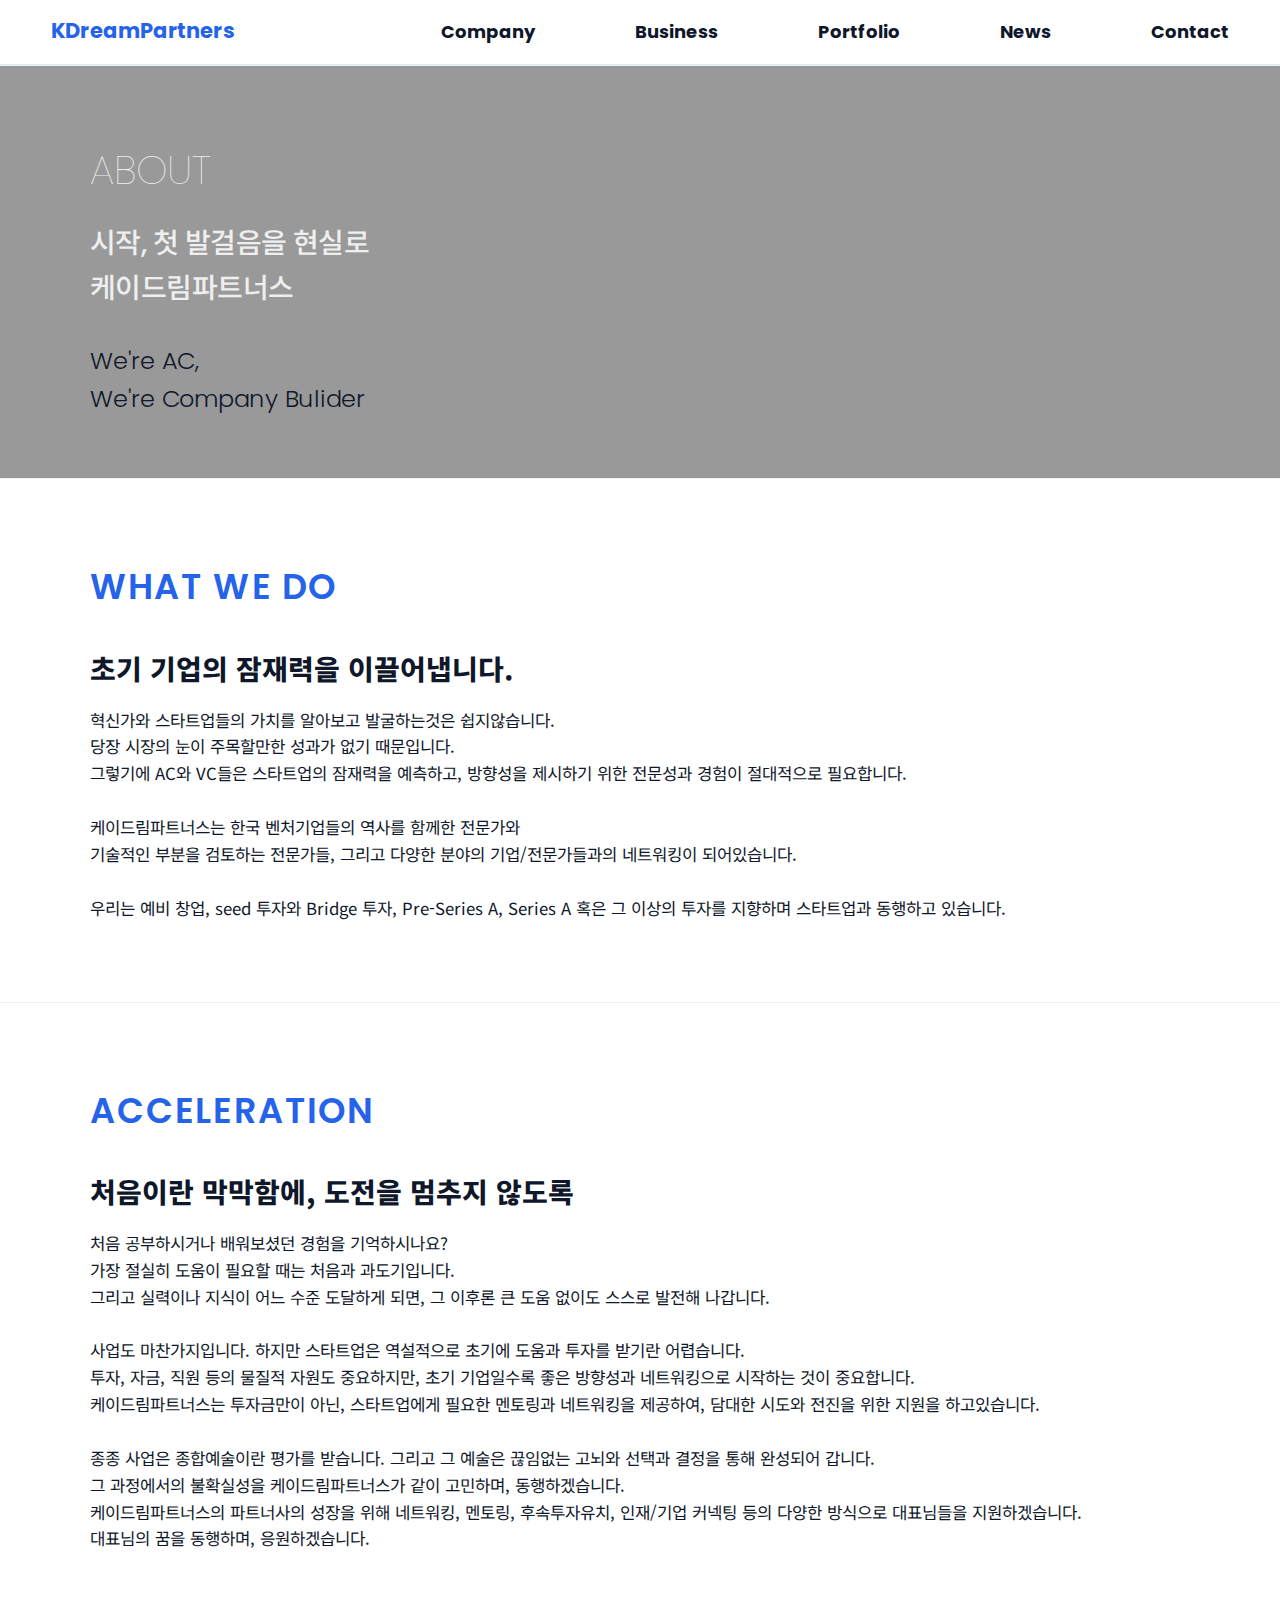
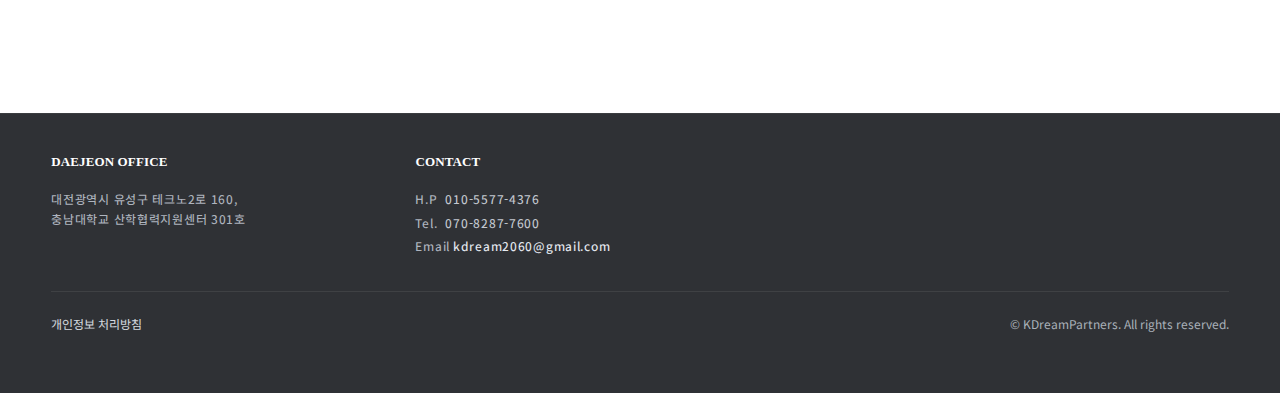
<file: My website3/company.html>
<!doctype html>
<html lang="ko">
<head>
  <meta charset="utf-8" />
  <meta name="viewport" content="width=device-width,initial-scale=1" />
  <title>(주)케이드림파트너스 — Corporate1 (Applied)</title>
  <meta name="description" content="K-Dream Partners — 초기·극초기 스타트업의 발굴·투자·성장을 지원하는 액셀러레이터" />
  <link href="https://fonts.googleapis.com/css2?family=Poppins:wght@800&family=Noto+Sans+KR:wght@400;500&display=swap" rel="stylesheet">
  <link href="https://fonts.googleapis.com/css2?family=Poppins:wght@900;900&family=Noto+Sans+KR:wght@400;500;900&display=swap" rel="stylesheet">
  <link href='//spoqa.github.io/spoqa-han-sans/css/SpoqaHanSansNeo.css' rel='stylesheet' type='text/css'>
  <link rel="stylesheet" href="./style.css" />
</head>
<body>

  <!-- ====== HEADER ====== -->
  <header class="site-header" role="navigation">
    <div class="container nav">
      <a href="index.html" class="brand" aria-label="홈으로" title="홈으로">
        <span class="logo-text short">KDP</span>
        <span class="logo-text long">KDreamPartners</span>
      </a>

      <nav aria-label="주요">
        <ul class="menu">
          <li class="mitem" data-col="1"><a href="company.html">Company</a></li>
          <li class="mitem" data-col="2"><a href="business.html">Business</a></li>
          <li class="mitem" data-col="3"><a href="portfolio.html">Portfolio</a></li>
          <li class="mitem" data-col="4"><a href="news.html">News</a></li>
          <li class="mitem" data-col="5"><a href="contact.html">Contact</a></li>
        </ul>
      </nav>

      

      <button class="menu-toggle" aria-expanded="false" aria-controls="menuPanel" aria-label="메뉴 열기">☰</button>
    </div>

    <header class="site-header manual-align" role="navigation">

</header>


    <!-- 공유 드롭다운 패널 (원본) -->
    <div id="menuPanel" class="menu-panel" aria-hidden="true">
      <div class="container panel-grid">
        <div class="col" data-key="1">
          <a href="company.html" style="--item-dx: 180px" >회사 소개</a>
          <a href="team.html#team" style="--item-dx: 180px">팀 소개</a>
        </div>
        <div class="col" data-key="2">
          <a href="business.html" style="--item-dx: 175px">사업 영역</a>
          <a href="recruit.html#recruit"  style="--item-dx: 170px">채용</a>
        </div>
        <div class="col" data-key="3">
          <a href="portfolio.html" style="--item-dx: 160px">포트폴리오</a>
        </div>
        <div class="col" data-key="4">
          <a href="news.html#events" style="--item-dx: 130px">Events</a>
          <a href="news.html" style="--item-dx: 130px">News</a>
        </div>
        <div class="col" data-key="5">
          <a href="contact.html" style="--item-dx: 105px">문의하기</a>
          <a href="contact.html#location" style="--item-dx: 105px">오시는 길</a>
        </div>
      </div>
    </div>
  </header>



<section class="kdp-about kdp-hero">
  <!-- 오른쪽 상단 로고: 히어로 안으로 이동 -->
  <!-- <div class="hero-right pos-tr" style="--x:1157px; --y:250px;">
    <img src="assets/kdpgray21.png" alt="kdp" />
  </div>-->

  <div class="container">
    <div class="h0">ABOUT</div>
    <h1>시작, 첫 발걸음을 현실로<br>케이드림파트너스</h1>
    
    <div class="kdp-ac">We're AC,
      <br> We're Company Bulider</div > 
    
  </div>
</section>



<!-- <b> 이건 굵은글씨 </b>-->

<section class="kdp-about kdp-sec">
  <div class="container">
    <div class="kdp-text">
        <div class="kdp-eyebrow1">WHAT WE DO</div>
        <br>
        <h3 class="kdp-title">초기 기업의 잠재력을 이끌어냅니다.</h3>
    </div>
    <div class="kdp-content">
      <p class="kdp-lead">
         혁신가와 스타트업들의 가치를 알아보고 발굴하는것은 쉽지않습니다.
        <br> 당장 시장의 눈이 주목할만한 성과가 없기 때문입니다.
        <br> 그렇기에 AC와 VC들은 스타트업의 잠재력을 예측하고, 방향성을 제시하기 위한 전문성과 경험이 절대적으로 필요합니다.
        <br> 
        <br> 케이드림파트너스는 한국 벤처기업들의 역사를 함께한 전문가와 
        <br>기술적인 부분을 검토하는 전문가들, 그리고 다양한 분야의 기업/전문가들과의 네트워킹이 되어있습니다.
        <br>
        <br>우리는 예비 창업, seed 투자와 Bridge 투자, Pre-Series A, Series A 혹은 그 이상의 투자를 지향하며 스타트업과 동행하고 있습니다. 
      </p>
    </div>
  </div>
</section>




<section class="kdp-about kdp-sec">
  <div class="container">
    <div class="kdp-eyebrow2">ACCELERATION</div>
    <br>
    <h3 class="kdp-title">처음이란 막막함에, 도전을 멈추지 않도록</h3>
    <p class="kdp-lead">
      처음 공부하시거나 배워보셨던 경험을 기억하시나요?
      <br> 가장 절실히 도움이 필요할 때는 처음과 과도기입니다.
      <br> 그리고 실력이나 지식이 어느 수준 도달하게 되면, 그 이후론 큰 도움 없이도 스스로 발전해 나갑니다.
      <br>
      <br> 사업도 마찬가지입니다. 하지만 스타트업은 역설적으로 초기에 도움과 투자를 받기란 어렵습니다.
      <br> 투자, 자금, 직원 등의 물질적 자원도 중요하지만, 초기 기업일수록 좋은 방향성과 네트워킹으로 시작하는 것이 중요합니다.
      <br> 케이드림파트너스는 투자금만이 아닌, 스타트업에게 필요한 멘토링과 네트워킹을 제공하여, 담대한 시도와 전진을 위한 지원을 하고있습니다.
      <br> 
      <br> 종종 사업은 종합예술이란 평가를 받습니다. 그리고 그 예술은 끊임없는 고뇌와 선택과 결정을 통해 완성되어 갑니다.
      <br> 그 과정에서의 불확실성을 케이드림파트너스가 같이 고민하며, 동행하겠습니다.
      <br> 케이드림파트너스의 파트너사의 성장을 위해 네트워킹, 멘토링, 후속투자유치, 인재/기업 커넥팅 등의 다양한 방식으로 대표님들을 지원하겠습니다.
      <br> 대표님의 꿈을 동행하며, 응원하겠습니다.
      <br><br><br>
      <br>



    </p>
  </div>
</section>


<!-- 드롭다운 배경색 회색으로 통일 --><!-- 드롭다운 배경색 회색으로 통일 -->
<script>
(function(){
  // 실제 네비가 있는 site-header를 안전하게 선택
  const header = Array.from(document.querySelectorAll('.site-header'))
    .find(h => h.querySelector('.nav')) || document.querySelector('.site-header');

  const hero = document.querySelector('.kdp-hero'); // 회사소개 히어로만 타깃
  if (!header || !hero) return;

  const onScroll = () => {
    const atTop = window.scrollY <= 10; // 최상단 판별
    if (atTop) header.classList.add('on-hero');
    else header.classList.remove('on-hero');
  };

  onScroll(); // 초기 1회
  window.addEventListener('scroll', onScroll, { passive: true });
})();
</script>
<!-- 드롭다운 배경색 회색으로 통일 --><!-- 드롭다운 배경색 회색으로 통일 -->

<script>
(function () {
  // 중복 헤더 대비: .menu-toggle 을 가진 진짜 헤더를 찾음
  const header = Array.from(document.querySelectorAll('.site-header'))
    .find(h => h.querySelector('.menu-toggle')) || document.querySelector('.site-header');
  const panel  = document.querySelector('#menuPanel');
  if (!header || !panel) return;

  // hover/focus로 활성 컬럼 표시
  panel.setAttribute('data-col', '1');
  header.querySelectorAll('.mitem[data-col]').forEach(li => {
    const c = li.getAttribute('data-col');
    li.addEventListener('mouseenter', () => panel.setAttribute('data-col', c));
    li.addEventListener('focusin',    () => panel.setAttribute('data-col', c));
  });
  header.addEventListener('mouseleave', () => panel.setAttribute('data-col', '1'));

  // 토글 버튼으로 여닫기 + ARIA 동기화
  const btn = header.querySelector('.menu-toggle');
  if (btn) {
    btn.addEventListener('click', () => {
      const open = header.classList.toggle('open');
      btn.setAttribute('aria-expanded', String(open));
      panel.setAttribute('aria-hidden', String(!open));
    });
    // ESC로 닫기
    panel.addEventListener('keydown', (e) => {
      if (e.key === 'Escape') {
        header.classList.remove('open');
        btn.setAttribute('aria-expanded', 'false');
        panel.setAttribute('aria-hidden', 'true');
        btn.focus();
      }
    });
  }

  // 패널 내부 해시 링크 클릭 시 닫기(원하면 유지)
  panel.addEventListener('click', (e) => {
    const a = e.target.closest('a[href^="#"]');
    if (!a) return;
    header.classList.remove('open');
    if (btn) btn.setAttribute('aria-expanded', 'false');
    panel.setAttribute('aria-hidden', 'true');
  });
})();
</script>

<script>
(function(){
  const header = Array.from(document.querySelectorAll('.site-header'))
    .find(h => h.querySelector('.menu-toggle')) || document.querySelector('.site-header');
  const panel  = document.querySelector('#menuPanel');
  const grid   = panel?.querySelector('.panel-grid');
  if (!header || !panel || !grid) return;

  // CSS 변수 읽기
  const styles = getComputedStyle(document.documentElement);
  const PAD_TOP = parseInt(styles.getPropertyValue('--panel-pad-top')) || 18;
  const PAD_BOTTOM = parseInt(styles.getPropertyValue('--panel-pad-bottom')) || 22;
  const COL_W = parseInt(styles.getPropertyValue('--col-w')) || 240;

  function setOpenHeight(key){
    const col = panel.querySelector(`.col[data-key="${key}"]`);
    if (!col) return;
    const h = col.scrollHeight + PAD_TOP + PAD_BOTTOM;
    panel.style.setProperty('--open-h', h + 'px');
  }
  function positionUnder(li){
    const cLeft = grid.getBoundingClientRect().left + window.scrollX;
    const r = li.getBoundingClientRect();
    const center = r.left + (r.width/2) + window.scrollX - cLeft;
    const left = Math.max(0, Math.round(center - (COL_W/2)));
    panel.style.setProperty('--submenu-left', left + 'px');
    const c = li.getAttribute('data-col') || '1';
    setOpenHeight(c);
  }

  const items = header.querySelectorAll('.mitem[data-col]');

  // hover/focus 시 위치 계산
  items.forEach(li=>{
    li.addEventListener('mouseenter', ()=> positionUnder(li));
    li.addEventListener('focusin',    ()=> positionUnder(li));
  });

  // 열릴 때/리사이즈 때도 보정
  const btn = header.querySelector('.menu-toggle');
  btn?.addEventListener('click', ()=>{
    const active = header.querySelector('.mitem[data-col]:hover') || items[0];
    if (header.classList.contains('open')) positionUnder(active);
  });
  window.addEventListener('resize', ()=>{
    const active = header.querySelector('.mitem[data-col]:hover') || items[0];
    if (header.classList.contains('open')) positionUnder(active);
  });
})();
</script>

   <script>
      // 여기서부터 (B) 코드 추가
      const header = document.querySelector('.site-header');
      const btn = header?.querySelector('.menu-toggle');
      const panel = document.querySelector('#menuPanel');

      header?.addEventListener('mouseenter', ()=> header.classList.add('mega', 'open'));
      header?.addEventListener('mouseleave', ()=> header.classList.remove('mega', 'open'));

      btn?.addEventListener('click', ()=>{
        const open = header.classList.toggle('open');
        header.classList.toggle('mega', open);
      });
    </script>

<!--
<section class="kdp-about kdp-sec kdp-soft">
  <div class="container">
    <div class="kdp-eyebrow">history</div>
    <h3 class="kdp-title">연혁</h3>
    <ul class="kdp-timeline">
      <li><time>2025</time><p>AI·IoT 기반 스타트업 스튜디오 론칭, Gov-Fund 매칭 프로그램 시작</p></li>
      <li><time>2024</time><p>KDP 투자 심사 프로토콜 정식화, ESG-Tech PoC 과제 3건 수행</p></li>
      <li><time>2023</time><p>초기 포트폴리오 6개사 발굴, 내부 데이터 대시보드 구축</p></li>
      연도/내용은 자유롭게 수정 
    </ul>
  </div>
</section> 

<section class="kdp-about kdp-sec">
  <div class="container">
    <div class="kdp-eyebrow">vision</div>
    <h3 class="kdp-title">우리가 가는 길</h3>

    <div class="kdp-pillars">
      <article class="kdp-pillar">
        <h4>Acceleration</h4>
        <p>MVP→검증→고객개발을 12주 트랙으로 운영, 실사용·매출 중심 지표 관리.</p>
      </article>
      <article class="kdp-pillar">
        <h4>Investment</h4>
        <p>Seed/Bridge 단계 실사 체계 및 협업 투자자 네트워크 운영.</p>
      </article>
      <article class="kdp-pillar">
        <h4>Gov-Fund</h4>
        <p>정부/지자체 R&D 및 사업화 과제 매칭, IR·제안서 동시 지원.</p>
      </article>
      <article class="kdp-pillar">
        <h4>Collaboration / Networking</h4>
        <p>대학·연구소·기업 파트너와 공동 PoC/파일럿, 해외 시장 진출 동반.</p>
      </article>
    </div> 
-->
    <!-- 필요 시 CTA 버튼 -->
    <!-- <div style="margin-top:18px"><a class="kdp-btn primary" href="/contact">파트너 문의</a></div> -->
  </div>
</section>
<!-- === /KDP About Pack ========================================== -->







<!-- ====== FOOTER  ====== -->
 <footer class="kdp-footer">
  <div class="container">
    <!-- 상단: 3컬럼 + SNS -->
    <div class="kdp-footer-top">
      <section class="kdp-foot-col">
        <h4>DAEJEON OFFICE</h4>
        대전광역시 유성구 테크노2로 160, 
        <br>충남대학교 산학협력지원센터 301호
       
        </p> <!-- 주소 알려주시면 바로 채워 넣을게요 -->
      </section>


      <section class="kdp-foot-col">
        <h4>CONTACT</h4>
        <ul class="kdp-contact">
          <li><span class="k">H.P</span> 010-5577-4376</li>
          <li><span class="k">Tel.</span> 070-8287-7600</li>
          <li><span class="k">Email</span> <a href="mailto:kdream2060@gmail.com">&nbsp; kdream2060@gmail.com</a></li>
        </ul>
      </section>
      </div>
<!--
      <aside class="kdp-foot-social" aria-label="소셜 링크">
        <a class="sns yt" href="#" aria-label="YouTube"></a>
        <a class="sns fb" href="#" aria-label="Facebook"></a>
        <a class="sns blog" href="#" aria-label="Blog"></a>
        <a class="sns ig" href="#" aria-label="Instagram"></a>
      </aside>
    </div>-->

    <hr class="kdp-foot-divider"> 

    <!-- 하단: 좌-정책 / 우-카피 -->
    <div class="kdp-footer-bottom">
      <a class="kdp-privacy" href="/privacy.html">개인정보 처리방침</a>
      <p class="kdp-copy">© <span id="y"></span> KDreamPartners. All rights reserved.</p>
    </div>
  </div>
</footer>
</file>
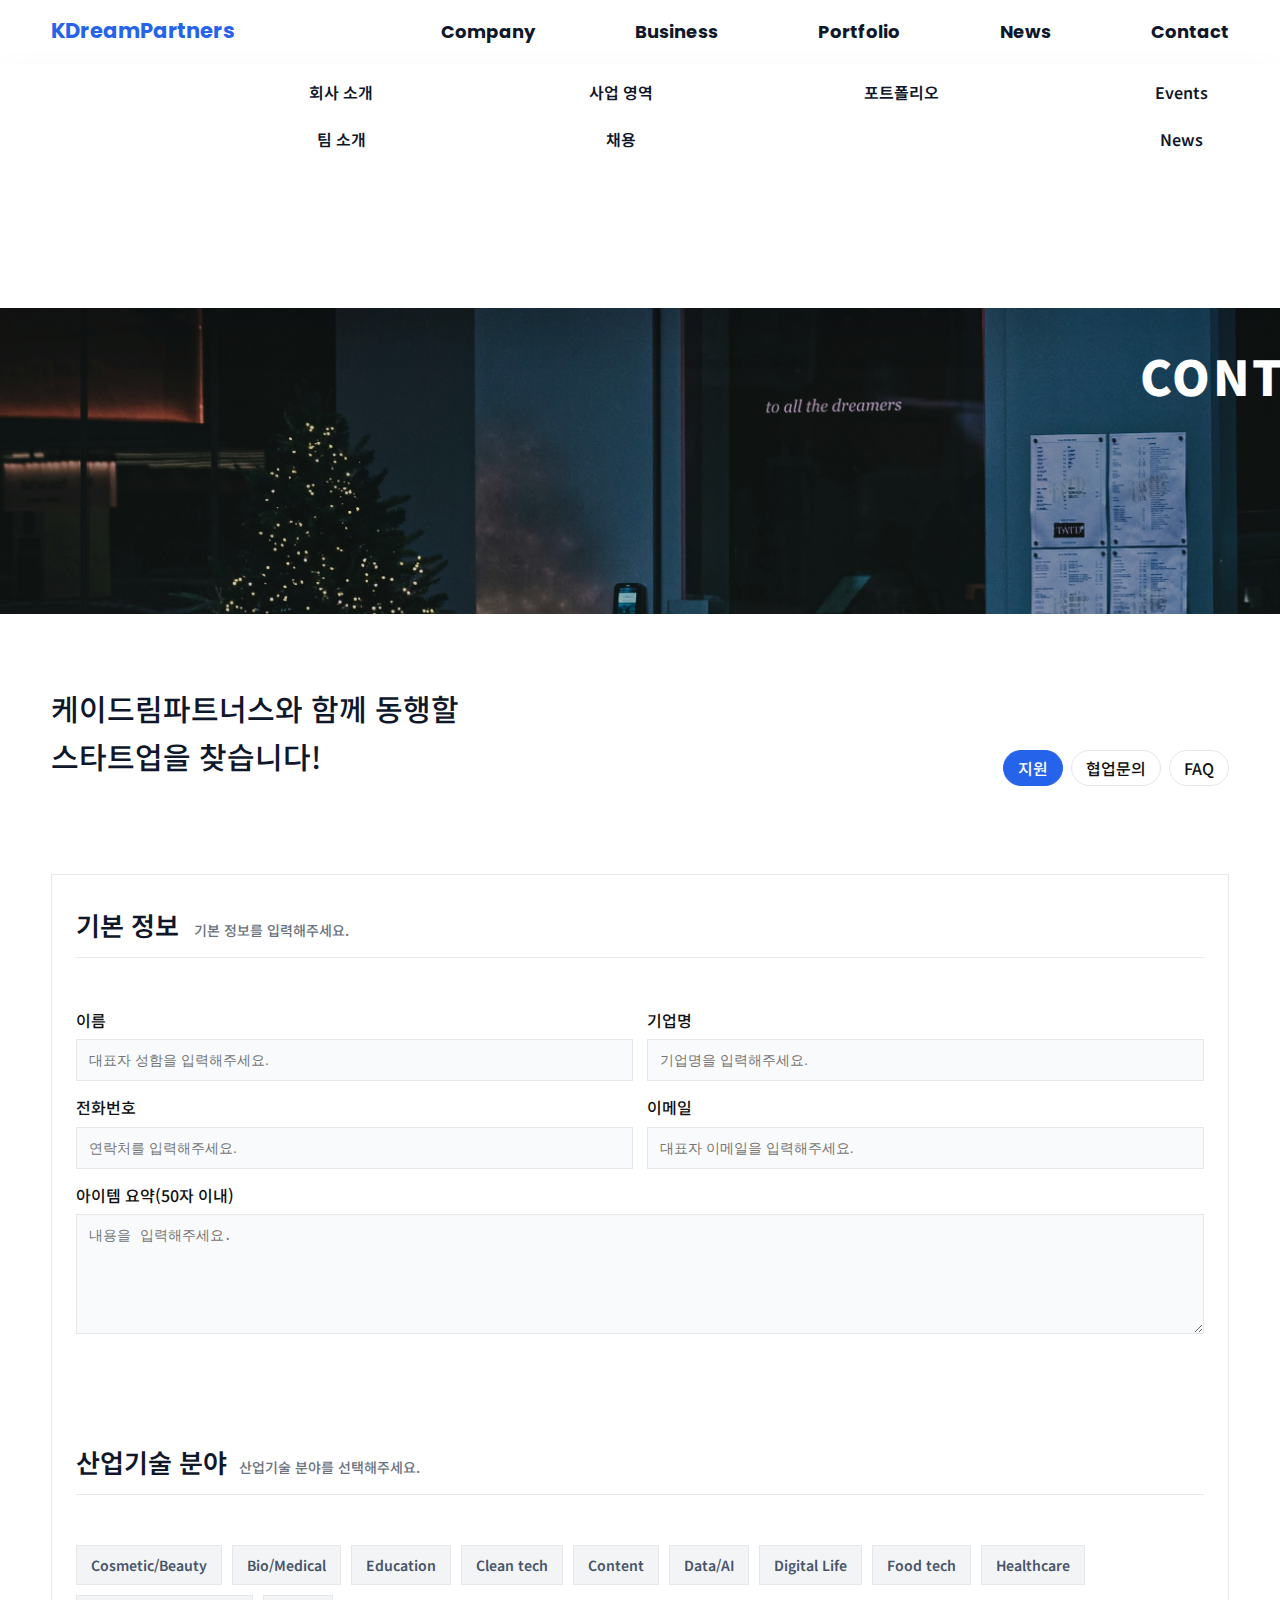
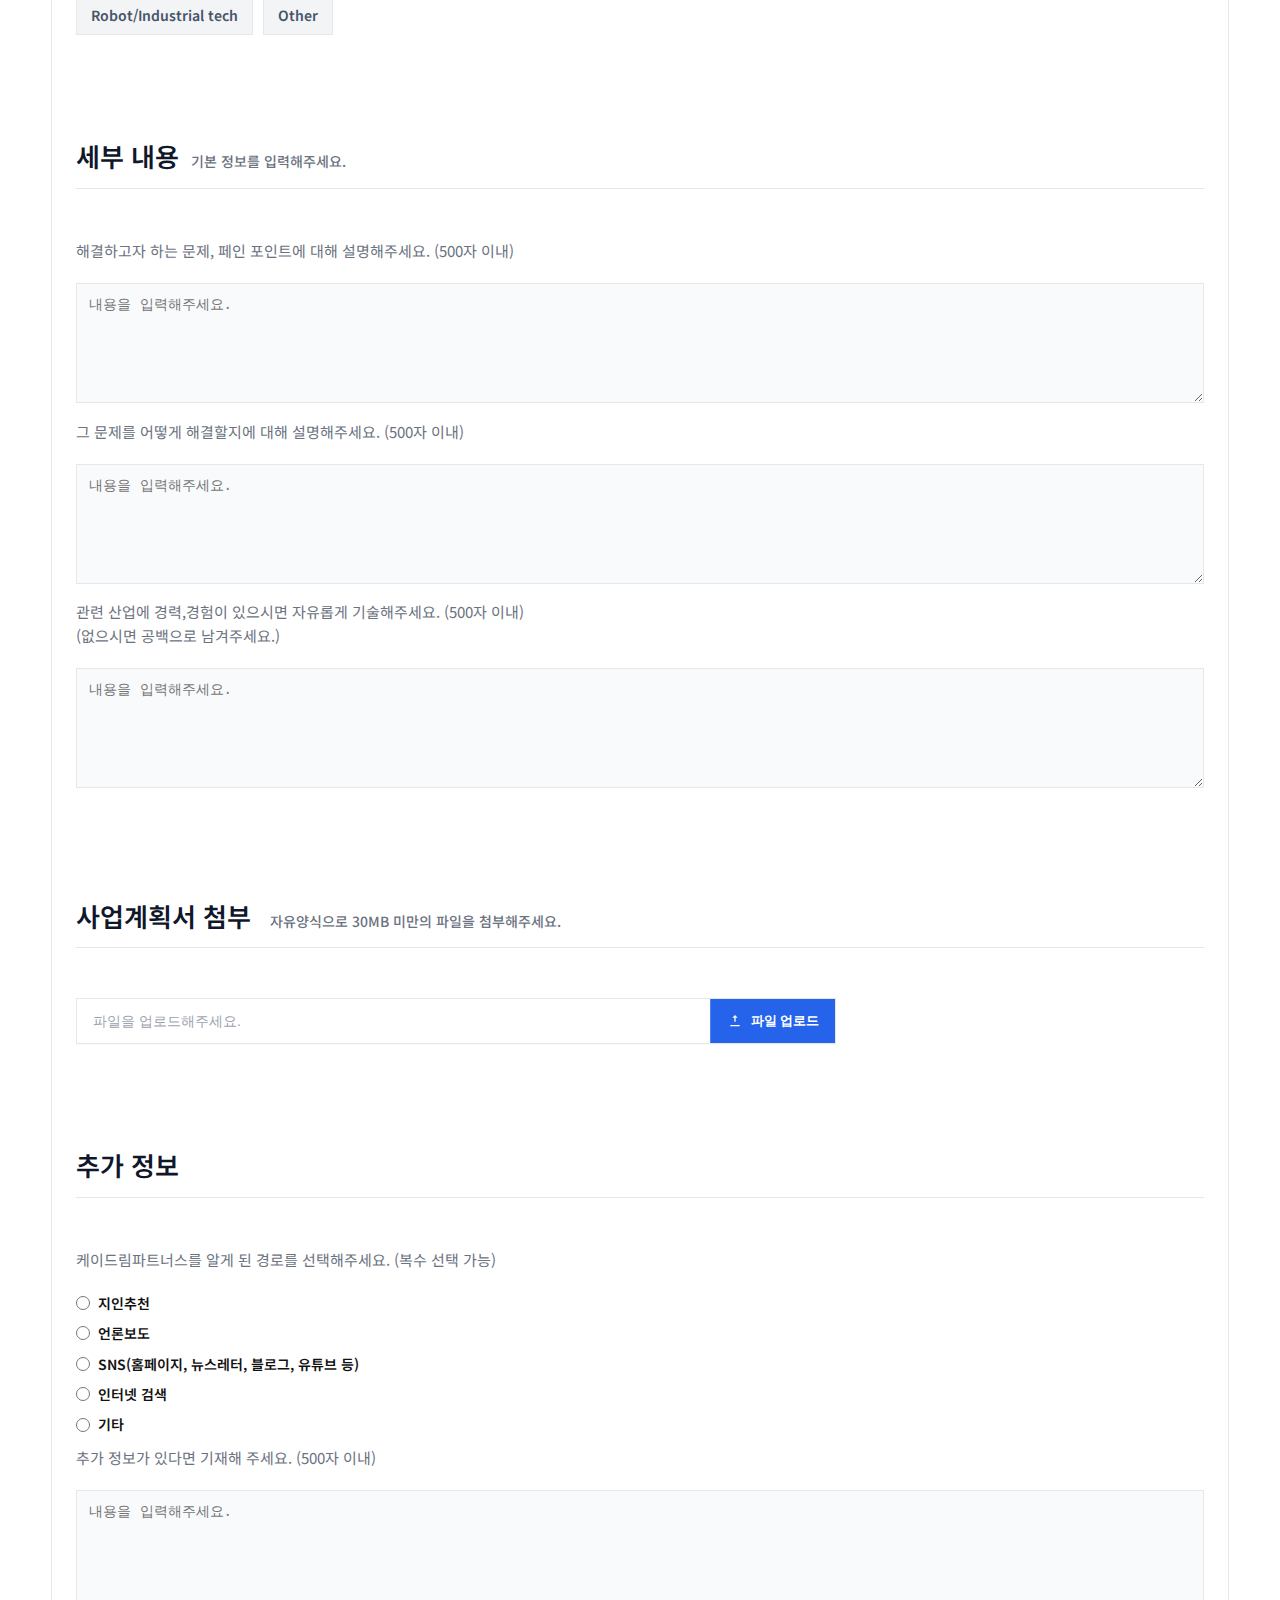
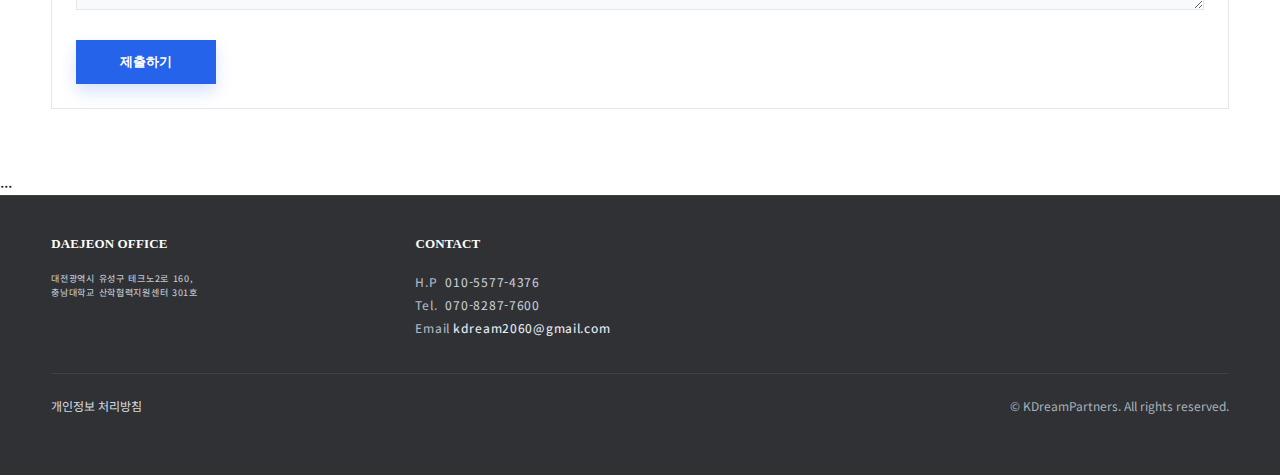
<file: My website3/contact.html>
<!doctype html>
<html lang="ko">


<head>
 
  <meta charset="utf-8" />
  <meta name="viewport" content="width=device-width,initial-scale=1" />
  <title>(주)케이드림파트너스 — Corporate1 (Applied)</title>
  <meta name="description" content="K-Dream Partners — 초기·극초기 스타트업의 발굴·투자·성장을 지원하는 액셀러레이터" />
  <link href="https://fonts.googleapis.com/css2?family=Poppins:wght@800&family=Noto+Sans+KR:wght@400;500&display=swap" rel="stylesheet">
  <link href="https://fonts.googleapis.com/css2?family=Poppins:wght@900;900&family=Noto+Sans+KR:wght@400;500;900&display=swap" rel="stylesheet">
  <link href='//spoqa.github.io/spoqa-han-sans/css/SpoqaHanSansNeo.css' rel='stylesheet' type='text/css'>
  <link rel="stylesheet" href="./style.css" />


  </head>
</head>
<body class="contact-page" data-tab="apply">

 <!-- 단일 헤더 -->
<header class="site-header manual-align" role="navigation">
  <div class="container nav">
    <a href="index.html" class="brand" aria-label="홈으로" title="홈으로">
      <span class="logo-text short">KDP</span>
      <span class="logo-text long">KDreamPartners</span>
    </a>

    <nav aria-label="주요">
      <ul class="menu">
        <li class="mitem" data-col="1"><a href="company.html">Company</a></li>
        <li class="mitem" data-col="2"><a href="business.html">Business</a></li>
        <li class="mitem" data-col="3"><a href="portfolio.html">Portfolio</a></li>
        <li class="mitem" data-col="4"><a href="news.html">News</a></li>
        <li class="mitem" data-col="5"><a href="contact.html">Contact</a></li>
      </ul>
    </nav>

    <button class="menu-toggle" aria-expanded="false" aria-controls="menuPanel" aria-label="메뉴 열기">☰</button>
  </div>

  <!-- 드롭다운 패널: 이 헤더 안에 딱 1개만 -->
  <div id="menuPanel" class="menu-panel" aria-hidden="true">
    <div class="container panel-grid">
      <div class="col" data-key="1">
        <a href="company.html">회사 소개</a>
        <a href="team.html#team">팀 소개</a>
      </div>
      <div class="col" data-key="2">
        <a href="business.html">사업 영역</a>
        <a href="recruit.html#recruit">채용</a>
      </div>
      <div class="col" data-key="3"><a href="portfolio.html">포트폴리오</a></div>
      <div class="col" data-key="4">
        <a href="news.html#events">Events</a>
        <a href="news.html">News</a>
      </div>
      <div class="col" data-key="5">
        <a href="contact.html">문의하기</a>
        <a href="contact.html#location">오시는 길</a>
      </div>
    </div>
  </div>
</header>

        

      


<!-- Hero -->
<section class="c-hero" role="banner" aria-label="Contact Hero">
  <div class="c-hero__inner">
    <h1>CONTACT</h1>
  </div>
</section>



<!-- 인트로 카피 -->
<section class="c-intro container">
  <div class="c-intro__row">
    <p class="c-intro__lead">케이드림파트너스와 함께 동행할 <br>스타트업을 찾습니다!</p>

    <!-- 새 탭바: 버튼형 + 외부 URL -->
    <nav class="c-tabbar" aria-label="Contact Tabs">
      <a class="tabbtn" href="/contact/apply"     data-tab="apply">지원</a>
      <a class="tabbtn" href="/contact/cooperate" data-tab="cooperate">협업문의</a>
      <a class="tabbtn" href="/contact/faq"       data-tab="faq">FAQ</a>
    </nav>
  </div>
</section>

<!-- 협업문의 섹션 -->
<section class="container c-cooperate c-card" hidden>
  <h3 class="c-sec-title">협업 문의</h3>
  <p class="c-sec-help">콘텐츠·행사·투자/파트너십 관련 협업 제안을 남겨주세요.</p>
  <ul class="bullet">
    <li>이메일: <a href="mailto:kdream2060@gmail.com">kdream2060@gmail.com</a></li>
    <li>전화: 070-8287-2588</li>
    <li>대표: 010-5577-4376</li>
  </ul>
  <!-- 필요시 간단 폼/캘린들리 추가 가능 -->
</section>

<!-- FAQ 섹션 -->
<section class="container c-faq c-card" hidden>
  <h3 class="c-sec-title">FAQ</h3>
  <details><summary>투자 대상 단계는?</summary><p>아이디어~시드(브릿지)까지 집중합니다.</p></details>
  <details><summary>정부과제 컨설팅도 해주나요?</summary><p>네, 기획/문서/평가 대응을 지원합니다.</p></details>
</section>




<!-- 폼 -->
<section class="container c-form">
  <form id="contactForm" class="c-card" action="https://formspree.io/f/mdklrdvk" method="POST" novalidate>
    <input type="text" name="_gotcha" style="display:none" tabindex="-1" autocomplete="off">

    <!-- 기본 정보 -->
    <h3 class="c-sec-title1">기본 정보 <small>기본 정보를 입력해주세요.</small></h3>
    <!-- 기본정보는 title1입니다. / 다른 헤드 타이틀은 title -->
    <div class="grid g2">
      <label class="f">
        <span>이름</span>
        <input name="name" type="text" placeholder="대표자 성함을 입력해주세요." required>
      </label>
      <label class="f">
        <span>기업명</span>
        <input name="company" type="text" placeholder="기업명을 입력해주세요.">
      </label>

      <label class="f">
        <span>전화번호</span>
        <input name="phone" type="tel" placeholder="연락처를 입력해주세요.">
      </label>
      <label class="f">
        <span>이메일</span>
        <input name="_replyto" type="email" placeholder="대표자 이메일을 입력해주세요." required>
      </label>

      <label class="f g-full">
        <span>아이템 요약(50자 이내)</span>
        <textarea name="summary" rows="3" placeholder="내용을 입력해주세요."></textarea>
      </label>
    </div>

    <!-- 산업기술 분야 -->
   <h3 class="c-sec-title">산업기술 분야<small>산업기술 분야를 선택해주세요.</small></h3>
<div class="chip-wrap">
  <label class="chip">
    <input type="checkbox" name="field" value="Cosmetic/Beauty">
    <span class="pill">Cosmetic/Beauty</span>
  </label>

  <label class="chip">
    <input type="checkbox" name="field" value="Bio/Medical">
    <span class="pill">Bio/Medical</span>
  </label>

  <label class="chip">
    <input type="checkbox" name="field" value="Education">
    <span class="pill">Education</span>
  </label>

  <label class="chip">
    <input type="checkbox" name="field" value="Clean tech">
    <span class="pill">Clean tech</span>
  </label>

  <label class="chip">
    <input type="checkbox" name="field" value="Content">
    <span class="pill">Content</span>
  </label>

  <label class="chip">
    <input type="checkbox" name="field" value="Data/AI">
    <span class="pill">Data/AI</span>
  </label>

  <label class="chip">
    <input type="checkbox" name="field" value="Digital Life">
    <span class="pill">Digital Life</span>
  </label>

  <label class="chip">
    <input type="checkbox" name="field" value="Food tech">
    <span class="pill">Food tech</span>
  </label>

  <label class="chip">
    <input type="checkbox" name="field" value="Healthcare">
    <span class="pill">Healthcare</span>
  </label>

  <label class="chip">
    <input type="checkbox" name="field" value="Robot/Industrial tech">
    <span class="pill">Robot/Industrial tech</span>
  </label>

  <!-- Other + 입력창 -->
  <label class="chip">
    <input type="checkbox" name="field" value="Other" id="fieldOther">
    <span class="pill">Other</span>
  </label>
  <div class="other-box" id="otherBox" aria-hidden="true">
    <input type="text" id="otherInput" name="field_other" placeholder="기타 분야를 입력해주세요">
  </div>
</div>

    <!-- 세부 내용 -->
    <h3 class="c-sec-title">세부 내용<small>기본 정보를 입력해주세요.</small></h3>
    <p class="c-sec-help">해결하고자 하는 문제, 페인 포인트에 대해 설명해주세요. (500자 이내)</p>
    <label class="f g-full">
      <textarea name="problem" rows="5" placeholder="내용을 입력해주세요."></textarea>
    </label>
    <p class="c-sec-help">그 문제를 어떻게 해결할지에 대해 설명해주세요. (500자 이내)</p>
    <label class="f g-full">
      <textarea name="solution" rows="5" placeholder="내용을 입력해주세요."></textarea>
    </label>
     <p class="c-sec-help">관련 산업에 경력,경험이 있으시면 자유롭게 기술해주세요. (500자 이내)
                        <br>(없으시면 공백으로 남겨주세요.)
     </p>
    <label class="f g-full">
      <textarea name="solution" rows="5" placeholder="내용을 입력해주세요."></textarea>
    </label>


  <h3 class="c-sec-title">사업계획서 첨부
  <small>자유양식으로 30MB 미만의 파일을 첨부해주세요.</small>
</h3>

<div class="upload-row">
  <!-- 표시용(파일명·플레이스홀더), 실제 입력은 아님 -->
  <input id="uploadDisplay" class="upload-display" type="text"
         placeholder="파일을 업로드해주세요." readonly aria-hidden="true">

  <!-- 파란 업로드 버튼 -->
  <button type="button" id="uploadBtn" class="upload-action">
    <svg width="16" height="16" viewBox="0 0 24 24" aria-hidden="true">
      <path d="M12 3l4 4h-3v6h-2V7H8l4-4zM5 18h14v2H5z" fill="currentColor"/>
    </svg>
    <span>파일 업로드</span>
  </button>

  <!-- 실제 파일 선택 input (숨김) -->
  <input id="fileInput" type="file" hidden
         accept=".pdf,.doc,.docx,.ppt,.pptx,.xls,.xlsx,.zip,.rar,.7z,.png,.jpg,.jpeg">
</div>

<!-- 진행바 · 메시지 -->
<div class="upload-bar" id="uploadBar" aria-hidden="true"><i></i></div>
<p id="uploadMsg" class="c-sec-help" style="margin-top:6px;"></p>

<!-- 업로드 결과 URL을 폼과 함께 전송 -->
<input type="hidden" name="file_url" id="fileUrl">
<script>
/* ==== 업로드 UI & 업로드 처리(file.io) ==== */
(() => {
  const btn  = document.getElementById('uploadBtn');
  const fin  = document.getElementById('fileInput');
  const disp = document.getElementById('uploadDisplay');
  const bar  = document.getElementById('uploadBar');
  const barI = bar?.querySelector('i');
  const msg  = document.getElementById('uploadMsg');
  const out  = document.getElementById('fileUrl');

  if(!btn || !fin || !disp || !bar || !barI || !msg || !out) return;

  const MAX = 30 * 1024 * 1024; // 30MB

  // 버튼 클릭 → 숨겨진 파일 input 트리거
  btn.addEventListener('click', () => fin.click());

  // 파일 선택 시 업로드
  fin.addEventListener('change', async () => {
    msg.textContent = '';
    out.value = '';
    if(!fin.files || !fin.files[0]){ disp.value = ''; return; }

    const file = fin.files[0];
    if(file.size > MAX){
      msg.textContent = '⚠ 30MB 이하의 파일만 업로드할 수 있어요.';
      disp.value = ''; fin.value = ''; return;
    }

    disp.value = `${file.name} (${Math.ceil(file.size/1024/1024)}MB)`;
    btn.disabled = true;
    bar.style.display = 'block'; barI.style.width = '10%';

    try{
      const fd = new FormData(); fd.append('file', file);

      // file.io 업로드 (익명 스토리지)
      const res = await fetch('https://file.io', { method:'POST', body:fd });

      // fetch는 진행률 이벤트가 없어 단계적으로만 표시
      barI.style.width = '60%';

      if(!res.ok) throw new Error('upload failed');
      const data = await res.json();
      const url = data.link || data.url;
      if(!url) throw new Error('no url');

      out.value = url; // 폼에 실릴 업로드 결과 링크
      msg.textContent = '✅ 업로드 완료. 제출 시 이 링크가 함께 전송됩니다.';
      barI.style.width = '100%';
      setTimeout(()=>{ bar.style.display='none'; }, 700);
    }catch(e){
      console.error(e);
      msg.textContent = '❌ 업로드 실패. 네트워크 확인 후 다시 시도해주세요.';
      bar.style.display = 'none';
      disp.value = '';
      fin.value = '';
    }finally{
      btn.disabled = false;
    }
  });

  // 업로드 중엔 제출 막기(선택)
  const form = document.getElementById('contactForm');
  if(form){
    form.addEventListener('submit', (e)=>{
      const uploading = bar.style.display === 'block' && barI.style.width !== '100%';
      if(uploading){
        e.preventDefault();
        msg.textContent = '⏳ 파일 업로드가 끝난 뒤 제출해 주세요.';
      }
    });
  }
})();
</script>






    <!-- 추가 정보 -->
    <h3 class="c-sec-title">추가 정보</h3>
    <p class="c-sec-help">케이드림파트너스를 알게 된 경로를 선택해주세요. (복수 선택 가능)</p>
    <div class="radio-col">
      <label class="r"><input type="radio" name="ref" value="지인추천"><span>지인추천</span></label>
      <label class="r"><input type="radio" name="ref" value="언론보도"><span>언론보도</span></label>
      <label class="r"><input type="radio" name="ref" value="SNS"><span>SNS(홈페이지, 뉴스레터, 블로그, 유튜브 등)</span></label>
      <label class="r"><input type="radio" name="ref" value="인터넷검색"><span>인터넷 검색</span></label>
      <label class="r"><input type="radio" name="ref" value="기타"><span>기타</span></label>
    </div>

    <p class="c-sec-help">추가 정보가 있다면 기재해 주세요. (500자 이내)</p>
    <label class="f g-full">
      <textarea name="etc" rows="5" placeholder="내용을 입력해주세요."></textarea>
    </label>

    <!-- Submit -->
    <div class="c-actions">
      <button id="sendBtn" class="btn btn-primary" type="submit">제출하기</button>
      <p id="formOK"  class="msg ok"  style="display:none">메시지를 보냈습니다. 빠르게 연락드릴게요!</p>
      <p id="formERR" class="msg err" style="display:none">전송에 실패했습니다. 잠시 후 다시 시도해주세요.</p>
    </div>
  </form>
</section>

<script>
(() => {
  const form = document.getElementById('contactForm');
  const btn  = document.getElementById('sendBtn');
  const ok   = document.getElementById('formOK');
  const err  = document.getElementById('formERR');
  if(!form) return;

  form.addEventListener('submit', async (e) => {
    e.preventDefault();
    ok.style.display = 'none';
    err.style.display = 'none';
    if(!form.checkValidity()){ form.reportValidity(); return; }
    btn.disabled = true; btn.textContent = '전송 중…';
    try{
      const res = await fetch(form.action, {
        method:'POST', headers:{'Accept':'application/json'}, body:new FormData(form)
      });
      if(res.ok){ form.reset(); ok.style.display='block'; }
      else{ err.style.display='block'; }
    }catch(_){ err.style.display='block'; }
    finally{ btn.disabled=false; btn.textContent='제출하기'; }
  });
})();
</script>



<script>
(() => {
  const cbOther = document.getElementById('fieldOther');
  const box     = document.getElementById('otherBox');
  const input   = document.getElementById('otherInput');
  if(!cbOther || !box || !input) return;

  function syncOther() {
    if (cbOther.checked) {
      box.style.display = 'inline-block';   // 줄바꿈 버전이면 'block'
      input.required = true;                // Other 선택 시 필수
      setTimeout(()=>input.focus(), 0);
    } else {
      box.style.display = 'none';
      input.required = false;
      input.value = '';
    }
  }

  cbOther.addEventListener('change', syncOther);
  // 페이지 로드 시 상태 반영(뒤로가기 등 대비)
  syncOther();

  // 폼 제출 전 최종 검증(선택)
  const form = document.getElementById('contactForm');
  if(form){
    form.addEventListener('submit', (e)=>{
      if (cbOther.checked && !input.value.trim()) {
        e.preventDefault();
        input.reportValidity();
        input.focus();
      }
    });
  }
})();
</script>

















<!-- 드롭다운 배경색 회색으로 통일 --><!-- 드롭다운 배경색 회색으로 통일 -->
 <script>
    document.getElementById('y').textContent = new Date().getFullYear();

    // header interactions (existing)
    (function () {
      const header = document.querySelector('.site-header');
      const panel  = document.querySelector('#menuPanel');
      if (!header || !panel) return;
      panel.setAttribute('data-col', '1');
      header.querySelectorAll('.mitem[data-col]').forEach(li => {
        const c = li.getAttribute('data-col');
        li.addEventListener('mouseenter', () => panel.setAttribute('data-col', c));
        li.addEventListener('focusin',    () => panel.setAttribute('data-col', c));
      });
      header.addEventListener('mouseleave', () => panel.setAttribute('data-col', '1'));
      const btn = header.querySelector('.menu-toggle');
      if (btn) {
        btn.addEventListener('click', () => {
          const open = header.classList.toggle('open');
          btn.setAttribute('aria-expanded', String(open));
          panel.setAttribute('aria-hidden', String(!open));
        });
        panel.addEventListener('keydown', (e) => {
          if (e.key === 'Escape') {
            header.classList.remove('open');
            btn.setAttribute('aria-expanded', 'false');
            panel.setAttribute('aria-hidden', 'true');
            btn.focus();
          }
        });
      }
      panel.addEventListener('click', (e) => {
        const a = e.target.closest('a[href^="#"]');
        if (!a) return;
        header.classList.remove('open');
        if (btn) btn.setAttribute('aria-expanded', 'false');
        panel.setAttribute('aria-hidden', 'true');
      });
    })();

    // dropdown positioning (existing logic)
    (function(){
      const header = document.querySelector('.site-header');
      const panel  = document.querySelector('#menuPanel');
      const grid   = panel?.querySelector('.panel-grid');
      if (!header || !panel || !grid) return;

      const styles = getComputedStyle(document.documentElement);
      const PAD_TOP = parseInt(styles.getPropertyValue('--panel-pad-top')) || 18;
      const PAD_BOTTOM = parseInt(styles.getPropertyValue('--panel-pad-bottom')) || 22;
      const COL_W = parseInt(styles.getPropertyValue('--col-w')) || 240;

      function setOpenHeight(key){
        const col = panel.querySelector(`.col[data-key="${key}"]`);
        if (!col) return;
        const h = col.scrollHeight + PAD_TOP + PAD_BOTTOM;
        panel.style.setProperty('--open-h', h + 'px');
      }
      function positionUnder(li){
        const cLeft = grid.getBoundingClientRect().left + window.scrollX;
        const r = li.getBoundingClientRect();
        const center = r.left + (r.width/2) + window.scrollX - cLeft;
        const left = Math.max(0, Math.round(center - (COL_W/2)));
       panel.style.setProperty('--submenu-left', left + 'px');
      }
      function activate(li){
        const key = li.dataset.col;
        if (!key) return;
        panel.setAttribute('data-col', key);
        positionUnder(li);
        setOpenHeight(key);
      }
      const items = header.querySelectorAll('.mitem[data-col]');
      items.forEach(li=>{
        li.addEventListener('mouseenter', ()=>{ header.classList.add('open'); activate(li); });
        li.addEventListener('focusin',    ()=>{ header.classList.add('open'); activate(li); });
        li.querySelector('a')?.addEventListener('click', (e)=>{
            const a = e.currentTarget;
             const href = a.getAttribute('href') || '';

        // 패널 닫기 (UX)
      header.classList.remove('open');
      panel.setAttribute('aria-hidden','true');

  if (href.startsWith('#')) {
    // 해시(섹션)이면 부드럽게 스크롤
    e.preventDefault();
    document.querySelector(href)?.scrollIntoView({ behavior:'smooth' });
  }
  // 해시가 아니면(e.g. *.html) 기본 동작 = 페이지 이동
});

      });
      header.addEventListener('mouseleave', ()=> header.classList.remove('open'));
      if (items[0]) activate(items[0]);
      let t;
      window.addEventListener('resize', ()=>{
        clearTimeout(t);
        t = setTimeout(()=>{
          const activeKey = panel.getAttribute('data-col') || '1';
          const li = header.querySelector(`.mitem[data-col="${activeKey}"]`) || items[0];
          if (li) activate(li);
        }, 80);
      });
    })();

    // portfolio hover card (existing)
    (function(){
      const card = document.getElementById('partnerCard');
      const stage = document.getElementById('pcStage');
      const title = document.getElementById('pcTitle');
      const sector= document.getElementById('pcSector');
      const sub   = document.getElementById('pcSub');
      const desc  = document.getElementById('pcDesc');

      function show(e, el){
        const r = el.getBoundingClientRect();
        card.style.left = (r.left + r.width/2) + 'px';
       card.style.top = (r.top - 10 + window.scrollY) + 'px';
        stage.textContent = el.dataset.stage || '';
        title.textContent = el.dataset.title || '';
        sector.textContent= el.dataset.sector|| '';
        sub.textContent   = el.dataset.subtitle || '';
        desc.textContent  = el.dataset.desc || '';
        card.classList.add('show');
      }
      function hide(){ card.classList.remove('show'); }

      document.querySelectorAll('.partner').forEach(el=>{
        el.addEventListener('mouseenter', (e)=> show(e, el));
        el.addEventListener('mouseleave', hide);
        el.addEventListener('focusin',    (e)=> show(e, el));
        el.addEventListener('focusout',   hide);
      });
    })();

    
  </script>

    ...
    <!-- 기존 스크립트 -->

    <script>
      // 여기서부터 (B) 코드 추가
      const header = document.querySelector('.site-header');
      const btn = header?.querySelector('.menu-toggle');
      const panel = document.querySelector('#menuPanel');

      header?.addEventListener('mouseenter', ()=> header.classList.add('mega', 'open'));
      header?.addEventListener('mouseleave', ()=> header.classList.remove('mega', 'open'));

      btn?.addEventListener('click', ()=>{
        const open = header.classList.toggle('open');
        header.classList.toggle('mega', open);
      });
    </script>




<script>
(() => {
  // 현재 페이지 탭 표시 (body의 data-tab 기준)
  const cur = document.body.dataset.tab || 'apply';

  // 탭 버튼 강조
  document.querySelectorAll('.c-tabbar .tabbtn').forEach(a => {
    if (a.dataset.tab === cur) a.classList.add('is-active');
  });

  // 섹션 토글: 기본 폼은 apply 전용
  const show = sel => { const el = document.querySelector(sel); if (el) el.hidden = false; };
  const hide = sel => { const el = document.querySelector(sel); if (el) el.hidden = true;  };

  if (cur === 'apply') {
    show('.c-form');      hide('.c-cooperate'); hide('.c-faq');
  } else if (cur === 'cooperate') {
    hide('.c-form');      show('.c-cooperate'); hide('.c-faq');
  } else if (cur === 'faq') {
    hide('.c-form');      hide('.c-cooperate'); show('.c-faq');
  }
})();
</script>







<!-- ====== FOOTER  ====== -->
 <footer class="kdp-footer">
  <div class="container">
    <!-- 상단: 3컬럼 + SNS -->
    <div class="kdp-footer-top">
      <section class="kdp-foot-col">
        <h4>DAEJEON OFFICE</h4>
        
        <p>대전광역시 유성구 테크노2로 160, 
        <br>충남대학교 산학협력지원센터 301호
       
        </p> <!-- 주소 알려주시면 바로 채워 넣을게요 -->
      </section>


      <section class="kdp-foot-col">
        <h4>CONTACT</h4>
        <ul class="kdp-contact">
          <li><span class="k">H.P</span> 010-5577-4376</li>
          <li><span class="k">Tel.</span> 070-8287-7600</li>
          <li><span class="k">Email</span> <a href="mailto:kdream2060@gmail.com">&nbsp; kdream2060@gmail.com</a></li>
        </ul>
      </section>
      </div>
<!--
      <aside class="kdp-foot-social" aria-label="소셜 링크">
        <a class="sns yt" href="#" aria-label="YouTube"></a>
        <a class="sns fb" href="#" aria-label="Facebook"></a>
        <a class="sns blog" href="#" aria-label="Blog"></a>
        <a class="sns ig" href="#" aria-label="Instagram"></a>
      </aside>
    </div>-->

    <hr class="kdp-foot-divider"> 

    <!-- 하단: 좌-정책 / 우-카피 -->
    <div class="kdp-footer-bottom">
      <a class="kdp-privacy" href="/privacy.html">개인정보 처리방침</a>
      <p class="kdp-copy">© <span id="y"></span> KDreamPartners. All rights reserved.</p>
    </div>
  </div>
</footer>
</body></html>
</file>
<file: style.css>
/* ===== Variables / Base ===== */
:root{
  --brand:#2563eb; --brand-600:#1d4ed8; --ink:#0f172a; --muted:#64748b;
  --card:#ffffff; --border:#e2e8f0; --shadow:0 10px 20px rgba(2,6,23,.06); --radius:14px;

  /* original header */
  --menu-font:"Poppins","Noto Sans KR",system-ui,-apple-system,"Segoe UI",Roboto,sans-serif;
  --menu-weight:700; --header-h:64px; --brand-w:150px;
  --menu-gap:80px; --menu-offset:230px; --menu-size:18px; --menu-line:1; --menu-pad-y:10px;
  --submenu-font:16px; --submenu-line:1.3; --submenu-pad-y:6px; --submenu-gap:0px;
  --submenu-pad-x:10px; --submenu-text-max:150px; --submenu-text-align:center; --submenu-row-gap:10px;
  --submenu-icon-gap:8px; --submenu-letter:0em; --submenu-weight:600;
  --logo-size:35px; --logo-long-size:18px; --logo-long-size-open:21px;
  --col-w:200px; --panel-pad-top:10px; --panel-pad-bottom:150px; --panel-grid-shift-x:160px;
}
*{box-sizing:border-box;margin:0;padding:0}
html,body{height:100%} html{scroll-behavior:smooth}
body{font-family:-apple-system,BlinkMacSystemFont,"Segoe UI",Roboto,Oxygen,Ubuntu,Cantarell,"Noto Sans KR","Apple SD Gothic Neo","Malgun Gothic","맑은 고딕",Arial,Helvetica,sans-serif;color:var(--ink);background:#fff;line-height:1.6}
img{max-width:100%;height:auto;display:block}
.container{width:min(1200px,92%);margin:0 auto}
.section{padding:80px 0}
.grid{display:grid;gap:24px}
.center{text-align:center}
.overline{display:inline-block;font-size:12px;letter-spacing:.14em;text-transform:uppercase;color:var(--brand);margin-bottom:6px}
.lead{color:var(--muted);margin:8px 0 12px}
.shadow-card{background:#fff;border:1px solid var(--border);border-radius:var(--radius);box-shadow:var(--shadow);padding:18px}



/* 모든 박스 모서리 0 (이 페이지 한정) */
.no-radius,
.no-radius *::before,
.no-radius *::after,
.no-radius *{
  border-radius: 0 !important;
}

/* 원형은 유지하고 싶을 때의 예외(원형도 각지게 하려면 이 블록 삭제) */
.no-radius .pf-dots button,   /* 포트폴리오 페이지 인덱스 점 */
.no-radius .sns,              /* SNS 원형 아이콘 */
.no-radius .avatar,
.no-radius .circle,
.no-radius .round {
  border-radius: 50% !important;
}

/* (우리 코드에서 라디우스 변수를 쓰는 곳도 한 번에 0으로) */
.no-radius{
  --pf-radius: 0;     /* 카드 등에서 사용 */
  --radius: 0;        /* 다른 컴포넌트가 쓸 수 있는 제너릭 변수 */
}
 
/* 모든 박스 모서리 0 (이 페이지 한정) */





/* ===== Buttons ===== */
.btn{display:inline-block;padding:12px 18px;border-radius:999px;background:var(--brand);color:#fff;font-weight:600;text-decoration:none;transition:transform .05s ease,box-shadow .2s ease,background .2s ease;box-shadow:0 8px 16px rgba(37,99,235,.18)}
.btn:hover{background:var(--brand-600);transform:translateY(-1px)}
.btn.outline{background:#fff;color:var(--brand);border:1px solid var(--brand);box-shadow:none}

/* 좌우/상하 미세 이동을 변수로 (브랜드 로고)*/
.site-header{ --brand-x: 12px; --brand-y: 0px; }
.brand{ left: var(--brand-x); top: calc(50% + var(--brand-y)); }

/* ===== Header (original) ===== */
.site-header{

  --bg:#ffffff;
  --fg:#0f172a;
  --fg-muted:#0f172a;
  position:sticky;
  top:0;
  z-index:1000;
  background:var(--bg);
  color:var(--fg);
  border-bottom:1px solid #e2e8f0;
  box-shadow:0 18px 28px rgba(2,6,23,.08)

}

.site-header .nav{height:var(--header-h);
  display:flex;
  align-items:center;
  justify-content:space-between;
  position:relative

}

.brand{position:absolute;
  left:0;
  top:50%;
  transform:translateY(-50%);
  text-decoration:none;
  color:inherit;
  z-index:2

}

.logo-text{margin-right:70px;
  font-family:'Poppins',system-ui,-apple-system,'Segoe UI',Roboto,'Noto Sans KR',sans-serif;line-height:1}
.logo-text.short{font-weight:900;font-size:var(--logo-size);letter-spacing:.25px;color:#2563eb}
.logo-text.long{font-size:var(--logo-long-size);font-weight:700;letter-spacing:.1px;color:var(--brand);display:none}
.menu{list-style:none;display:flex;gap:var(--menu-gap);margin-left:calc(var(--brand-w) + var(--menu-offset))}
.menu a{font-size:var(--menu-size);line-height:var(--menu-line);padding:var(--menu-pad-y) 10px;text-decoration:none;color:var(--fg-muted);font-family:var(--menu-font);font-weight:var(--menu-weight);border-radius:10px}
.menu a:hover{color:var(--fg);background:#eef2ff}
.site-header:hover .logo-text.short,.site-header.open .logo-text.short{display:none}
.site-header:hover .logo-text.long,.site-header.open .logo-text.long{display:inline;font-size:var(--logo-long-size-open)}
.menu-toggle{display:none;background:transparent;border:0;font-size:20px;color:inherit}
@media (max-width:960px){.menu{display:none}.menu-toggle{display:inline-flex;align-items:center;justify-content:center;padding:8px}}

/* dropdown */
.menu-panel{position:absolute;
  left:0;right:0;top:var(--header-h);
  background:#ffffff;
  border-top:1px solid var(--border);
  border-bottom:1px solid var(--border);
  box-shadow:0 24px 60px rgba(2,6,23,.10);transform:translateY(-8px);opacity:0;pointer-events:none;max-height:0;overflow:hidden;transition:transform .25s ease,opacity .25s ease,max-height .25s ease;z-index:999}
.site-header.open .menu-panel{transform:translateY(0);opacity:1;pointer-events:auto;max-height:calc(100vh - var(--header-h));overflow:auto}
.panel-grid{position:relative;padding:var(--panel-pad-top) 0 var(--panel-pad-bottom);display:grid;grid-template-columns:var(--brand-w) repeat(5,1fr)}
.menu-panel .col{position:absolute;top:var(--panel-pad-top);left:0;width:var(--col-w);display:none}
#menuPanel[data-col="1"] .col[data-key="1"],#menuPanel[data-col="2"] .col[data-key="2"],#menuPanel[data-col="3"] .col[data-key="3"],#menuPanel[data-col="4"] .col[data-key="4"],#menuPanel[data-col="5"] .col[data-key="5"]{display:block}
.site-header.open #menuPanel .panel-grid{grid-template-columns:var(--brand-w) repeat(5,var(--col-w))}
.site-header.open #menuPanel .col{position:static!important;display:block!important;width:auto!important}
#menuPanel .col a{display:flex;align-items:center;min-height:36px;padding:var(--submenu-pad-y) var(--submenu-pad-x);max-width:var(--submenu-text-max);text-align:var(--submenu-text-align);gap:var(--submenu-icon-gap);font-size:var(--submenu-font);line-height:var(--submenu-line);font-weight:var(--submenu-weight);color:#0f172a;text-decoration:none}
#menuPanel .col a + a{margin-top:var(--submenu-row-gap)} #menuPanel .col a:hover{color:var(--brand)} .panel-grid{transform:translateX(var(--panel-grid-shift-x))}

/* 상단 메뉴 hover 를 브랜드 컬러로 */
.menu a{
  color: var(--fg-muted);
  transition: color .2s ease, background .2s ease;
}

/* 기존의 연보라 배경 제거하고, 텍스트만 브랜드 색으로 */
.menu a:hover,
.menu a:focus-visible{
  color: var(--brand);        /* 로고와 동일한 브랜드 컬러 */
  background: transparent;    /* 필요하면 지워도 됨 */
}

/* 열려있는(활성) 메뉴에 마우스 올려도 같은 컬러 유지되게 */
.site-header.open .menu a:hover,
.site-header.open .menu a:focus-visible{
  color: var(--brand);
}




/* ===== HERO: 중앙 타이포 버전 ===== */
.kv--center{min-height:64vh;display:grid;place-items:center;background:#0A2342;color:#fff;text-align:center}
.kv-overline{letter-spacing:.18em;text-transform:uppercase;opacity:.85}
.kv-title{font-weight:900;font-family:Poppins, sans-serif;font-size:clamp(40px,8vw,96px);line-height:1}
.kv-sub{margin-top:10px;opacity:.9}
.kv .cta{margin-top:18px;display:flex;gap:10px;flex-wrap:wrap;justify-content:center}







/* ===== COMPANY ===== *//* ===== COMPANY ===== *//* ===== COMPANY ===== *//* ===== COMPANY ===== */


.c1 .c1-grid{display:grid; grid-template-columns:1.15fr .85fr; gap:28px; align-items:center; margin-top:22px}
.c1-feats{display:grid; grid-template-columns:repeat(3,1fr); gap:16px; margin-top:24px}
.c1-feats .feat{background:#fff; border:1px solid var(--border); border-radius:var(--radius); padding:18px; box-shadow:var(--shadow)}
.c1-media img {
  max-width: 280px;   /* 원하는 최대 너비 */
  width: 100%;        /* 부모 영역 기준 반응형 */
  height: auto;       /* 비율 유지 */
  object-fit: contain; /* 이미지 찌그러짐 방지 */
  margin: 0 auto;      /* 가운데 정렬 */
}

#company .overline{
  font-family: 'Poppins','Noto Sans KR',sans-serif; /* 폰트 */
  font-weight: 600;    /* 굵기: 400~900 */
  font-size: 28px;         /* 크기 */
  letter-spacing: .009em;   /* 자간(영문은 크게, 한글은 줄이세요) */
  text-transform: uppercase; /* 대문자 고정 해제하려면 'none' */
  color: #0b0f19;     /* 색상(브랜드 컬러 변수) */
  margin-bottom: 30px;      /* 아래 여백 */
}


/* 공통 리스트 스타일 */
.bullet h3 {
  margin-left: 50px;        /* 왼쪽 여백 */
  list-style-type: disc;    /* 기본 불릿 유지 (●) */
  padding-left: 4px;        /* 글자와 불릿 사이 간격 */
  font-family: 'Poppins','Noto Sans KR',sans-serif; /* 폰트 */
  font-weight: 500;        /* 굵기: 400~900 */
  font-size: 20px;         /* 크기 */
  color: #0b0f19;     /* 색상(브랜드 컬러 변수) */
  margin-bottom: 30px;      /* 아래 여백 */
}
  


/* ===== COMPANY ===== *//* ===== COMPANY ===== *//* ===== COMPANY ===== *//* ===== COMPANY ===== */






/* ===== BUSINESS (4 grid) ===== *//* ===== BUSINESS (4 grid) ===== *//* ===== BUSINESS (4 grid) ===== *//* ===== BUSINESS (4 grid) ===== */

.alt{background:#f8fafc}
.b1-grid{grid-template-columns:repeat(6,1fr)}
.card{background:#fff;border:1px solid var(--border);border-radius:var(--radius);padding:22px;box-shadow:var(--shadow)}
.card h3{font-size:18px;margin-bottom:8px} .card p{color:var(--muted)}
.b1-grid--4{grid-template-columns:repeat(4,1fr)}
.b1-grid--4 .card img{width:100%;height:160px;object-fit:cover;border-radius:10px;margin-bottom:10px}
@media (max-width:960px){.b1-grid--4{grid-template-columns:1fr 1fr}}
@media (max-width:640px){.b1-grid--4{grid-template-columns:1fr}}

#business .overline{
  font-family: 'Poppins','Noto Sans KR',sans-serif; /* 폰트 */
  font-weight: 600;      /* 굵기: 400~900 */
  font-size: 28px;         /* 크기 */
  letter-spacing: .009em;   /* 자간(영문은 크게, 한글은 줄이세요) */
  text-transform: uppercase; /* 대문자 고정 해제하려면 'none' */
  color: #0b0f19;     /* 색상(브랜드 컬러 변수) */
  margin-bottom: 30px;      /* 아래 여백 */
}


/* ===== BUSINESS (4 grid) ===== *//* ===== BUSINESS (4 grid) ===== *//* ===== BUSINESS (4 grid) ===== */






/* ===== PORTFOLIO (original marquee) ===== *//* ===== PORTFOLIO (original marquee) ===== *//* ===== PORTFOLIO (original marquee) ===== */
.marquee{--scroll-speed:20s;--logo-h:46px;position:relative;overflow:hidden;background:#fff;border:1px solid var(--border);border-radius:var(--radius);box-shadow:var(--shadow);padding:12px 0}
.marquee .track{display:flex;align-items:center;gap:48px;width:max-content;animation:marquee-scroll var(--scroll-speed) linear infinite;will-change:transform}
@keyframes marquee-scroll{from{transform:translateX(0)}to{transform:translateX(-50%)}}
.partner{background:transparent;border:0;padding:0;margin:0;display:flex;align-items:center;justify-content:center;min-width:160px;height:calc(var(--logo-h) + 10px);cursor:pointer;transition:transform .15s ease}
.partner img{height:var(--logo-h);width:auto} .partner:hover{transform:translateY(-1px)}
.partner-card{position:fixed;left:0;top:0;transform:translate(-50%,-110%);pointer-events:none;opacity:0;transition:opacity .15s ease,transform .15s ease;z-index:80}
.partner-card.show{opacity:1;transform:translate(-50%,-114%)} .partner-card .card-inner{width:360px;max-width:calc(100vw - 32px);background:#fff;border:1px solid var(--border);border-radius:12px;box-shadow:0 16px 30px rgba(2,6,23,.10);padding:14px 16px}
.partner-card .card-line{height:4px;background:var(--brand);border-radius:4px 4px 0 0;margin:-14px -16px 10px}
.partner-card .card-header{display:flex;align-items:center;justify-content:space-between;gap:8px}
.partner-card .card-title{font-size:16px;font-weight:700} .partner-card .card-sub{color:var(--ink);opacity:.9;margin-top:6px;font-weight:600} .partner-card .card-desc{color:var(--muted);margin-top:4px}
.badge{display:inline-block;padding:4px 8px;border-radius:8px;font-size:12px;line-height:1;border:1px solid var(--border);background:#eef2ff;color:#4338ca}
.badge.sector{background:#f1f5f9;color:#475569;margin-top:8px}

#portfolio .overline{
  font-family: 'Poppins','Noto Sans KR',sans-serif; /* 폰트 */
  font-weight: 600;       /* 굵기: 400~900 */
  font-size: 28px;         /* 크기 */
  letter-spacing: .009em;   /* 자간(영문은 크게, 한글은 줄이세요) */
  text-transform: uppercase; /* 대문자 고정 해제하려면 'none' */
  color: #0b0f19;     /* 색상(브랜드 컬러 변수) */
  margin-bottom: 30px;      /* 아래 여백 */
}






/* ===== OUR DESIGN (갤러리) ===== */
.works-grid{grid-template-columns:repeat(2,1fr)}
.wcard{background:#fff;border:1px solid var(--border);border-radius:12px;box-shadow:var(--shadow);overflow:hidden}
.wcard img{width:100%;height:260px;object-fit:cover}
.wmeta{display:flex;align-items:center;justify-content:space-between;padding:12px 14px}
@media (max-width:960px){.works-grid{grid-template-columns:1fr}}

#works .overline{
  font-family: 'Poppins','Noto Sans KR',sans-serif; /* 폰트 */
  font-weight: 600;        /* 굵기: 400~900 */
  font-size: 28px;         /* 크기 */
  letter-spacing: .009em;   /* 자간(영문은 크게, 한글은 줄이세요) */
  text-transform: uppercase; /* 대문자 고정 해제하려면 'none' */
  color: #0b0f19;     /* 색상(브랜드 컬러 변수) */
  margin-bottom: 30px;      /* 아래 여백 */
}




/* ===== CTA BAND / VISION ===== */
.ctaBand{background:#0b1324;color:#e5edff;padding:36px 0}
.bandGrid{display:grid;grid-template-columns:1fr auto;align-items:center;gap:18px}
.ctaBand h3{font-size:22px;margin-bottom:4px} .ctaBand p{color:#b8c5ff}
.ctaBand .btn{background:#4f7cff} .ctaBand .btn:hover{background:#3f64cc}

#vision .overline{
  font-family: 'Poppins','Noto Sans KR',sans-serif; /* 폰트 */
  font-weight: 600;        /* 굵기: 400~900 */
  font-size: 28px;         /* 크기 */
  letter-spacing: .009em;   /* 자간(영문은 크게, 한글은 줄이세요) */
  text-transform: uppercase; /* 대문자 고정 해제하려면 'none' */
  color: #0b0f19;     /* 색상(브랜드 컬러 변수) */
  margin-bottom: 30px;      /* 아래 여백 */
}




/* ===== NEWS ===== */
.news-list{list-style:none; display:grid; gap:10px; margin-top:14px;
 font-weight: 450; }
.news-list a{display:flex; align-items:center; gap:12px; padding:12px 14px; background:#fff; border:1px solid var(--border); border-radius:12px; color:inherit; text-decoration:none}
.news-list a:hover{border-color:#cbd5e1}
.news-list time{font-family:ui-monospace,SFMono-Regular,Menlo,Monaco,Consolas,"Liberation Mono","Courier New",monospace; color:#475569; font-size:13px}

#news .overline{
  font-family: 'Poppins','Noto Sans KR',sans-serif; /* 폰트 */
  font-weight: 400;        /* 굵기: 400~900 */
  font-size: 28px;         /* 크기 */
  letter-spacing: .009em;   /* 자간(영문은 크게, 한글은 줄이세요) */
  text-transform: uppercase; /* 대문자 고정 해제하려면 'none' */
  color: #0b0f19;     /* 색상(브랜드 컬러 변수) */
  margin-bottom: 30px;      /* 아래 여백 */
}





/* ===== CONTACT/LOCATION ===== */
.contactGrid{display:grid;grid-template-columns:1.1fr .9fr;gap:24px;align-items:start}
input,textarea{width:100%;padding:12px 14px;border:1px solid var(--border);border-radius:12px;background:#fff;font-size:16px}
textarea{min-height:120px;resize:vertical} label{font-weight:600;color:var(--ink)} small.help{color:var(--muted)}
.mapPh{margin-top:10px;height:220px;border:1px dashed var(--border);border-radius:12px;display:grid;place-items:center;color:#64748b}

#contact .overline{
  font-family: 'Poppins','Noto Sans KR',sans-serif; /* 폰트 */
  font-weight: 600;        /* 굵기: 400~900 */
  font-size: 28px;         /* 크기 */
  letter-spacing: .009em;   /* 자간(영문은 크게, 한글은 줄이세요) */
  text-transform: uppercase; /* 대문자 고정 해제하려면 'none' */
  color: #0b0f19;     /* 색상(브랜드 컬러 변수) */
  margin-bottom: 30px;      /* 아래 여백 */
}


/* 오시는 길 카드 안의 지도 박스가 카드 폭에 정확히 맞도록 */
#location.shadow-card {
  /* 카드 안쪽 여백 (원하는 값으로) */
  padding: 20px 20px 24px;
  font-weight: 450;
}

/* 지도 컨테이너: 카드 여백 내에서 꽉 차되, 모서리/그림자만 */
#location .mapPh{
  width: 100%;
  height: clamp(200px, 20vw, 280px);   /* 반응형 높이 */
  margin-top: 12px;
  border-radius: 14px;

  /* 튀어나오는 타일 잘라내기 */
  overflow: hidden;

  /* 기존 점선/테두리 제거하고 깔끔한 박스만 */
  border: none;                        /* 필요하면 1px solid rgba(2,6,23,.08) */
  box-shadow: 0 16px 36px rgba(2,6,23,.08);
}

/* 혹시 이미지 플레이스홀더를 잠깐 유지한다면(테스트용) */

.map-link{ display:block; text-decoration:none; color:inherit; }

#location .mapPh img{
  display: block;
  width: 100%;
  height: auto;
  border: 0;
}
.map-link{
  display:block;
  text-decoration:none;
  color:inherit;
}

.map-link:hover .mapPh{
  filter: brightness(0.9);
  cursor: pointer;
}








/* ===== Footer ===== */
/* ===== KDP Footer (Bluepoint-like) ===== */


.kdp-footer{
  font:"Poppins","Monsterrat",system-ui,"Segoe UI",Roboto,sans-serif;
  background:#2f3135; color:#d9dde3; padding:40px 0 60px;
  border-top:1px solid rgba(255,255,255,.06);
}
.kdp-footer a{ color:#e6ebf2; text-decoration:none; }
.kdp-footer a:hover{ text-decoration:underline; }

/* 레이아웃 */
.kdp-footer-top{
  display:grid; 
  grid-template-columns: 1.6fr 1.6fr 2fr auto; 
  gap:24px; 
  align-items:flex-start;
}
.kdp-foot-col {
  margin:0 0 10px; 
  font: "Poppins","Monsterrat",system-ui,"Segoe UI",Roboto,sans-serif;
  font-weight:450;
  letter-spacing:.06em; color:#aeb4be; text-transform:none;
  font-size : 12px;}

.kdp-foot-col h4{
  margin:0 0 20px; font:800 13px/1.2 "Monsterrat";
  letter-spacing:.01em; color:#ffffff; text-transform:uppercase;
  font-size : 13px;
}
.kdp-foot-col p{ margin:0; color:#c3c8d0;
  font-size: 9px; }

.kdp-contact{ 
   font: "Poppins","Monsterrat",system-ui,"Segoe UI",Roboto,sans-serif;
   list-style:none; margin:0; padding:0; color:#c3c8d0;
  font-size: 12px; }
.kdp-contact li{ margin:4px 0; }
.kdp-contact .k{ display:inline-block; width:2.2em; color:#aeb4be; }
/* === KDP Footer 폰트 크기 컨트롤 === */



/* SNS 아이콘 (심플 원형 배지) — 필요 시 href만 채우세요 */
/*
.kdp-foot-social{ display:flex; gap:10px; align-items:center; }
.sns{ width:36px; height:36px; border-radius:50%; display:inline-flex;
      align-items:center; justify-content:center; background:#4b5563; position:relative; }
.sns:before{ content:""; width:0; height:0; border-style:solid; } /* 기본값 
.sns.yt{ background:#ff3d2e; }      .sns.yt:before{ border-width:6px 0 6px 10px; border-color:transparent transparent transparent #fff; }
.sns.fb{ background:#1877f2; }      .sns.fb:before{ content:"f"; color:#fff; font-weight:800; font-size:14px; }
.sns.blog{ background:#21c531; }    .sns.blog:before{ content:"b"; color:#fff; font-weight:800; font-size:14px; }
.sns.ig{ background:#c13584; }      .sns.ig:before{ content:"◎"; color:#fff; font-size:12px; }*/


/* 구분선 + 하단 바 */
.kdp-foot-divider{border:0; height:1px; background:rgba(255,255,255,.08); margin:22px 0; }
.kdp-footer-bottom{
  font: "Poppins","Monsterrat",system-ui,"Segoe UI",Roboto,sans-serif;
  font-size: 12px;
  display:flex; justify-content:space-between; align-items:center; gap:12px; }
.kdp-privacy{ opacity:.9; }
.kdp-copy{ margin:0; color:#aab1ba; }

/* 반응형 */
@media (max-width: 980px){
  .kdp-footer-top{ grid-template-columns: 1fr 1fr; }
  .kdp-foot-social{ justify-content:flex-start; }
}
@media (max-width: 640px){
  .kdp-footer-top{ grid-template-columns: 1fr; }
  .kdp-footer-bottom{ flex-direction:column; align-items:flex-start; gap:6px; }
}


/* ===== Responsive tweaks ===== */
@media (max-width:1100px){:root{--menu-gap:16px}}
@media (max-width:960px){
  .c1 .c1-grid{grid-template-columns:1fr} .c1-feats{grid-template-columns:1fr 1fr}
  .b1-grid{grid-template-columns:1fr 1fr 1fr}
  .contactGrid{grid-template-columns:1fr}
}
@media (max-width:640px){
  .menu{display:none} .menu-toggle{display:inline-flex}
  .menu-panel{position:fixed;top:var(--header-h);bottom:0;left:0;right:0;max-height:calc(100vh - var(--header-h));overflow:auto}
  .panel-grid{grid-template-columns:1fr}
  .b1-grid{grid-template-columns:1fr 1fr}
  .c1-feats{grid-template-columns:1fr}
}


/* Hero Title Hover 효과 */
.kv-title {
  transition: color 0.3s ease;   /* 부드럽게 색 전환 */
}

.kv-title:hover {
  color: var(--brand);          /* 브랜드 컬러 (#2563eb) */
  cursor: pointer;              /* 마우스 올렸을 때 손가락 모양 */
}








/* ===== Motion (template-like) ===== */
.reveal{opacity:0; transform:translateY(14px); transition:opacity .6s ease, transform .6s ease}
.reveal.show{opacity:1; transform:none}

/* Hero fade-up */
@keyframes fadeUp{from{opacity:0; transform:translateY(10px)} to{opacity:1; transform:none}}
.kv--center .kv-title{animation:fadeUp .7s ease .1s both}
.kv--center .kv-sub{animation:fadeUp .7s ease .22s both}
.kv--center .cta{animation:fadeUp .7s ease .34s both}

/* Works gallery hover zoom */
.works .wcard img{transition:transform .5s ease}
.works .wcard:hover img{transform:scale(1.04)}

/* 모션 최소화 선호 접근성 */
@media (prefers-reduced-motion: reduce){
  *{animation-duration:.001ms !important; animation-iteration-count:1 !important; transition-duration:.001ms !important}
}




/* === KDP 로고크기 일정화 image responsive limit (Option 2: breakpoint-based) === */
@media (max-width: 960px) {
  .c1-media img {
    max-width: 240px;
    width: 100%;
    height: auto;
    object-fit: contain;
    margin: 0 auto;
  }
}
@media (max-width: 640px) {
  .c1-media img {
    max-width: 180px;
  }
}

/* ===== Hero scroll-down arrow ===== */
.scroll-down{position:absolute;left:50%;bottom:24px;transform:translateX(-50%);*:5}
.scroll-down a{font-size:28px;color:#fff;text-decoration:none;opacity:.85;transition:opacity .3s, transform .3s}
.scroll-down a:hover{opacity:1;transform:translateY(4px)}

.scroll-down {
  position: absolute;
  bottom: 140px; /* 섹션 하단에서 여백 */
  left: 50%;
  transform: translateX(-50%);
}

.scroll-down a {
  font-size:50px;   /* 화살표 크기 */
  color: #808080;       /* 흰색 (배경색에 따라 조정 가능) */
  text-decoration: none;
  opacity: 0.5;
  transition: opacity 0.3s, transform 0.3s;
}

.scroll-down a:hover {
  opacity: 1;
  transform: translateY(4px); /* 살짝 아래로 움직이는 효과 */
}

/* ===== Hero scroll-down arrow: idle pulse + hover brand ===== */
@keyframes kdpArrowPulse{
  0%{ transform: translateY(0); }
  50%{ transform: translateY(10px); }   /* 두근- 위로 살짝 */
  100%{ transform: translateY(0); }
}
.scroll-down a{
  animation: kdpArrowPulse 1s ease-in-out infinite; /* 기본: 계속 두근 */
  will-change: transform;
  transition: color .25s ease;  /* 컬러 전환 */
  cursor: pointer;
}
.scroll-down a:hover{
  animation: none;         /* HOVER 시 움직임 멈춤 */
  color: var(--brand);     /* 브랜드 컬러(#2563eb) */
  transform: none;         /* 위치 고정 */
}
@media (prefers-reduced-motion: reduce){
  .scroll-down a{ animation: none !important; }
}






/* ===== Detail Portfolios (cards + carousel-like) ======================== */


:root{
  --brand: var(--kdp-brand, #2563eb);
  --ink:#0f172a; --muted:#6b7280; --card:#fff; --line:#e5e7eb;
  --pf-gap: 32px;             /* 카드 간격 */
  --pf-radius: 0;             /* 카드 모서리 */
}

/* 섹션/헤더 */
.pf-section{ padding:20px 0; background:#fff; color:var(--ink); }
.pf-head{ display:flex; justify-content:space-between; align-items:center; margin-bottom:16px; }
.pf-head h2{ margin:0; font-weight:900; letter-spacing:.02em; }

/* 내비 버튼 */
.pf-nav{ display:flex; gap:10px; }
.pf-btn{
  width:38px; height:38px; border-radius:0; cursor:pointer;
  border:1px solid #e5e7eb; background:#fff; font-size:18px;
}
.pf-btn:hover{ border-color:var(--brand); color:var(--brand); }

/* 뷰포트/트랙 */
.pf-viewport{ overflow:hidden; position:relative; }
.pf-track{ display:flex; transition:transform .4s ease; will-change:transform; }

/* 한 페이지 = 뷰포트 100% / 가로 3개 고정 */
.pf-page{
  flex:0 0 100%;
  display:grid;
  grid-template-columns:repeat(3, minmax(0,1fr));
  gap:var(--pf-gap);
}

/* 카드 */
.pf-card{
  display:flex; flex-direction:column; text-decoration:none; color:inherit;
  background:var(--card); border:1px solid var(--line); border-radius:var(--pf-radius);
  transition:border-color .2s, box-shadow .2s;
  min-height:420px;            /* 줄글 차이 있어도 높이 통일 */
}
.pf-card:hover,.pf-card:focus-visible{
  border-color:var(--brand);
  box-shadow:0 0 0 1px var(--brand) inset;
}

/* 로고 영역 */
.pf-logo-wrap{
  height:195px;                /* 위/아래 여백 균형 */
  display:flex; align-items:center; justify-content:center;
}
.pf-logo-wrap img{
  max-height:150px;            /* 로고 크기(필요시 72~100px 사이 조절) */
  max-width:160px;             /* 가로 상한으로 과확대 방지 */
  width:auto; height:auto; object-fit:contain;
}

/*'Poppins',system-ui,-apple-system,'Segoe UI',Roboto,'Noto Sans KR',sans-serif*/


/* 상/하단 구분선 */
.pf-div{ border-top:1px solid var(--line); }

/* 내부 여백(텍스트 블록) */
.pf-badge{
  align-self:flex-start;
  margin:18px 18px 8px;
  padding:6px 10px; border-radius:0;
  font:1000 12px/1 "Monsterrat",system-ui,sans-serif; color:var(--brand);
  border:1px solid var(--brand); background:rgba(37,99,235,.06);
}
.pf-name{  
  font : 'Spoqa Han Sans',sans-serif;
  margin:30px 30px 12px;  
  font-weight:600;
  font-size: 1.09em;
 letter-spacing : .02em; }

.pf-tag{  
  display:inline-flex;               /* 텍스트 중앙정렬 */
  align-items:center;
  justify-content:center;
  width: 95px;                       /* 정사각형 크기 (필요 시 조절) */
  height: 30px;
  margin:10px 30px 20px;  
  font: "Poppins","Monsterrat";
  font-size:12px;
  color:#6366f1;
  background:#eef2ff; 
  border:1px solid #e0e7ff; 
  padding:10px 10px; 
  border-radius:0; }

.pf-desc{ /* 1번째 본문*/ 
  margin: 10px 30px 10px;
  font : 'Noto Sans KR',sans-serif;
  font-weight: 550;

}
.pf-sub{  /* 2번째 본문*/
  margin:5px 30px 10px; 
  color:var(--muted);
  font : 'Poppins',system-ui,-apple-system,'Segoe UI',Roboto,'Noto Sans KR',sans-serif;
  font-weight: 350;
  font-size : 14px;
 }

/* 페이지 인덱스(도트) */
.pf-dots{ display:flex; justify-content:center; gap:10px; margin-top:20px; }
.pf-dots button{ width:8px; height:8px; border-radius:50%; border:0; background:#cbd5e1; cursor:pointer; }
.pf-dots button.on{ background:var(--brand); transform:scale(1.15); }











/* ===== Manual dropdown alignment (pixel-perfect) ===== */
/* 이 클래스를 헤더에 붙이면 수동 좌표 모드가 켜집니다 */
.site-header.manual-align {
  /* 드롭다운 칼럼의 기본 너비(필요하면 조정) */
  --col-w: 280px;
  --col-h: 300px;

  /* 각 상단 메뉴 아래 칼럼의 '왼쪽 시작 좌표'를 직접 지정 (컨테이너 기준 px) */
  --col1-left: 260px;  /* Company */
  --col2-left: 420px;  /* Business */
  --col3-left: 600px;  /* Portfolio */
  --col4-left: 780px;  /* News */
  --col5-left: 920px;  /* Contact */

}

/* 패널의 그리드/자동 위치 계산 비활성화 */
.site-header.manual-align #menuPanel .panel-grid{
 
  transform: none !important;

}

/* 칼럼을 '절대 좌표'로 배치해 수동 위치를 그대로 사용 */
.site-header.manual-align #menuPanel .col{
  position: absolute !important;
  top: var(--panel-pad-top);
  width: var(--col-w);
  display: none; /* 기본은 숨김: data-col로 제어 */
}

/* 활성 메뉴에 해당하는 칼럼만 보이게 */
.site-header.manual-align #menuPanel[data-col="1"] .col[data-key="1"]{ display:block; left: var(--col1-left); }
.site-header.manual-align #menuPanel[data-col="2"] .col[data-key="2"]{ display:block; left: var(--col2-left); }
.site-header.manual-align #menuPanel[data-col="3"] .col[data-key="3"]{ display:block; left: var(--col3-left); }
.site-header.manual-align #menuPanel[data-col="4"] .col[data-key="4"]{ display:block; left: var(--col4-left); }
.site-header.manual-align #menuPanel[data-col="5"] .col[data-key="5"]{ display:block; left: var(--col5-left); }



/* ▼ 칼럼별 하위항목 가로 이동(px) */
.site-header.manual-align{
  --col1-dx: 0px;
  --col2-dx: 0px;
  --col3-dx: 0px;
  --col4-dx: 0px;
  --col5-dx: 0px;
}

/* manual-align(절대좌표 모드)와 mega(그리드 모드) 모두에 적용 */
#menuPanel .col a{ transform: translateX(var(--item-dx, 0px)); }

#menuPanel .col[data-key="1"] a{ --item-dx: var(--col1-dx); }
#menuPanel .col[data-key="2"] a{ --item-dx: var(--col2-dx); }
#menuPanel .col[data-key="3"] a{ --item-dx: var(--col3-dx); }
#menuPanel .col[data-key="4"] a{ --item-dx: var(--col4-dx); }
#menuPanel .col[data-key="5"] a{ --item-dx: var(--col5-dx); }






/* 서브메뉴 중앙 정렬(선택) */
.site-header.manual-align #menuPanel .col a{
  justify-content: center;
  max-width: none;
}

/* 모바일은 기존 로직 유지 */
@media (max-width: 960px){
  .site-header.manual-align #menuPanel .col{
    position: static !important;
    display: block !important;
    width: auto;
  }
}


/* ===== Mega menu 메가메뉴 패널 ===== */

/* 상단 메뉴를 5등분 그리드로 */
.menu{
  display: grid;
  grid-template-columns: repeat(5, 1fr);
  align-items: center;
  justify-items: center;
  margin-left: calc(var(--brand-w) + var(--menu-offset));
  width: calc(100% - (var(--brand-w) + var(--menu-offset)));
}

/* 패널도 동일한 칼럼 체계: (브랜드+오프셋) + 5등분 */
.panel-grid{
  display: grid;
  grid-template-columns: calc(var(--brand-w) + var(--menu-offset)) repeat(5, 1fr);
  gap: 0;
  padding: var(--panel-pad-top) 0 var(--panel-pad-bottom);
  transform: none !important; /* 기존 수평 쉬프트 제거 */
}

/* 패널 화이트 배경 + 얇은 그림자(박스 라인 없음) */
.menu-panel{
  background:#ffffff !important;
  border: none !important;
  box-shadow: 0 24px 40px rgba(2,6,23,.10) !important;
}

/* 메가모드: 패널 열리면 5개 컬럼을 모두 보이게 */
.site-header.mega #menuPanel .col{
  display:block !important;
  position: static !important; /* 그리드에 자연 배치 */
  width: auto !important;
}

/* 각 컬럼을 해당 그리드 칼럼에 매핑 */
#menuPanel .col[data-key="1"]{ grid-column: 2; }
#menuPanel .col[data-key="2"]{ grid-column: 3; }
#menuPanel .col[data-key="3"]{ grid-column: 4; }
#menuPanel .col[data-key="4"]{ grid-column: 5; }
#menuPanel .col[data-key="5"]{ grid-column: 6; }

/* 항목(링크) 스타일: 검은 글자, 라인/박스 제거, 중앙정렬 */
#menuPanel .col a{
  display:flex;
  align-items:center;
  justify-content:center;
  padding: 8px 0;
  color:#0f172a;               /* 검은 텍스트 */
  text-decoration:none;
  background: transparent !important;
  border: none !important;
  max-width: none;
}

/* hover 시 글자색만 강조 */
#menuPanel .col a:hover{ color: var(--brand); }

/* 데스크톱에서만 메가메뉴 보이기, 모바일은 기존 세로 스택 유지 */
@media (max-width: 960px){
  .panel-grid{ grid-template-columns: 1fr; }
  #menuPanel .col{ grid-column: auto; }
}



/* *********************** 팝업 모달 ****************************/

/* ====== KDP Modal (vanilla) ====== */


/* 레이아웃 밀림 방지: 스크롤바가 사라져도 폭 유지 */
html, body { height: 100%; }
body { scrollbar-gutter: stable both-edges; }





.kdp-modal-overlay{position:fixed;inset:0;display:none;place-items:center;background:rgba(0,0,0,.45);z-index:12000}
.kdp-modal-overlay.show{display:grid}
.kdp-modal{
  width: 500px;       /* 가로 500px */
  height: 770px;      /* 세로 740px */
  max-height: none;   /* 기존 max-height 제한 제거 */
  background:#fff;color:#0f172a;
  border-radius:0px;
  box-shadow:0 20px 60px rgba(0,0,0,.2);
  display:flex;
  flex-direction:column;overflow:auto;position:relative
}
.kdp-pager{position:absolute;
  top:10px;
  right:12px;
  display:inline-flex;
  align-items:center;
  gap:8px;
  background:rgba(255,255,255,.9);
  border:1px solid #e5e7eb;
  border-radius:999px;
  padding:6px 10px;
  font-size:13px;
  backdrop-filter:blur(6px)}

.kdp-pager button{border:0;background:transparent;cursor:pointer;padding:4px 6px;border-radius:8px}
.kdp-pager button:hover{background:#f3f4f6}
.kdp-pager .now{font-weight:700;color:#2563eb}.kdp-pager .sep{color:#9ca3af}
.kdp-modal-body{
  padding:22px 22px 0;
  overflow:hidden;
  flex:1 1 auto;
  min-height:0;     /* flex 자식 스크롤 보장 */}
.kdp-page{display:none}.kdp-page.active{display:block}
.kdp-modal-footer{
  display:flex;
  justify-content:flex-end;
  gap:10px;padding:12px 16px;
  border-top:1px solid #e5e7eb;
  background:#fafafa}
.kdp-btn{
  appearance:none;
  border:1px solid #fff;
  background:#fff;
  color:#111827;
  padding:10px 14px;border-radius:0px;
  cursor:pointer;
  font-weight:600}
.kdp-btn:hover{background:#f8fafc}
.kdp-btn.primary{
  background:#fff;

  color:#111827;
  border-color:#fff}

  
.kdp-btn.primary:hover{filter:brightness(.95)}
.kdp-divider { /*공지사항 하단 구분선*/
  height: 1px;
  background: #e5e7eb;   /* 연한 회색 */
  border: 0;
  margin-top: px;
  margin-bottom : 10px;      /* 위·아래 여백 */

  
}



@media (max-height:10px)
{.kdp-modal-body{padding-top:1px}
.kdp-modal {
    width: 10vw;       /* 화면 너비의 50% */
    height: auto;      /* 내용에 맞게 자동 높이 */
    max-height: 84vh;  /* 너무 길어지지 않도록 제한 */ 
    border-radius:0px;
  }
} 




                                                                                                                                                                                                                                                                                                                                                                                                                                                                                                                                                                                                                                                                                                                                                                                                                                                


/* --- modal text article (scoped) --- */
.kdp-modal-body .ta-wrap{ font-size:12px; line-height:1.7; color:#111827; }
.kdp-modal-body .ta-head{ margin-bottom:6px; }
.kdp-modal-body .ta-title{ margin:0 0 2px; font-size:16px; font-weight:800; }
.kdp-modal-body .ta-sub{ margin:0; color:#2563eb; font-weight:400; }

.kdp-modal-body .ta-sec{ margin-top:12px; }
.kdp-modal-body .ta-sec h4{ margin:0 0 2px; font-size:14px; font-weight:800; }
.kdp-modal-body .ta-ul{ margin:0; padding-left:18px; }
.kdp-modal-body .ta-ul > li{ margin:4px 0; }

.kdp-modal-body .ta-dl{ 
  display:grid; grid-template-columns:70px 1fr; gap:6px 12px; margin:0;
}
.kdp-modal-body .ta-dl dt{ color:#374151; font-weight:700; }
.kdp-modal-body .ta-dl dd{ margin:0; }

.kdp-modal-body .ta-cta{ margin-top:14px; }
.kdp-modal-body .ta-cta a{
  display:inline-block; padding:8px 12px; border-radius:8px;
  color:#2563eb;text-decoration:none; font-weight:700;
  padding-left:180px;
}
.kdp-modal-body .ta-cta a:hover{ filter:brightness(.95); }












/*  *********** Company html용 *************** */


/* === ABOUT Hybrid Style === */

/* Hero */
.about-hero{background:#868e96;padding:68px 0 90px}
.ah-grid{display:grid;grid-template-columns:1.15fr .85fr;gap:28px;align-items:center}
.ah-title{font-family:"Poppins",sans-serif;font-weight:800;font-size:clamp(30px,5vw,56px);line-height:1.1}
.ah-art{width:320px;height:320px;border-radius:50%;
  background:radial-gradient(circle at 30% 35%, #2563eb 0%, #1d4ed8 40%, #0b1324 100%);
  justify-self:end;box-shadow:0 24px 40px rgba(2,6,23,.15)}
.subttl{font-size:14px;letter-spacing:.14em;color:var(--brand);text-transform:uppercase;margin-bottom:10px}
.ah-head{font-size:24px;margin:6px 0 10px}
 
/* Philosophy visual */
.about-visual{
  position:relative;min-height:56vh;color:#fff;
  background-image:var(--bg);background-size:cover;background-position:center;
}
.av-shade{position:absolute;inset:0;
  background:linear-gradient(180deg,rgba(0,0,0,.45),rgba(0,0,0,.25))}
.av-copy{position:relative;padding:72px 0}
.av-copy h1{font-size:clamp(28px,5vw,48px);line-height:1.15;font-weight:900;margin-bottom:10px}
.av-copy p{opacity:.92}

/* 3 features */
.about-3{grid-template-columns:repeat(3,1fr)}
@media (max-width:960px){
  .ah-grid{grid-template-columns:1fr}
  .ah-art{justify-self:start;margin-top:12px;width:220px;height:220px}
  .about-3{grid-template-columns:1fr}
}

/* === COMPANY 사이트 HTML ============================================== */
:root{
  --kdp-brand:#2563eb;            /* KDP 블루 */
  --kdp-brand-dark:#1e40af;
  --kdp-ink:#0f172a;              /* 본문 */
  --kdp-muted:#64748b;            /* 보조 텍스트 */
  --kdp-soft:#495057;             /* 섹션 배경 */
  --kdp-maxw:1100px;
  --kdp-eyebrow1:"Noto Sans KR";
}




/* 패널-회색(히어로) 사이 1px 경계 제거 */
.site-header.on-hero,
.site-header.open { border-bottom: 0 !important; box-shadow:none !important; } /* 헤더 하단선 끔 */
.site-header.open .menu-panel,
.site-header.on-hero .menu-panel { border-top: 0 !important; }                 /* 패널 상단선 끔 */
/* 드물게 남는 머리카락 선 보정 */
.site-header.open .menu-panel { top: calc(var(--header-h) -1px); }






.kdp-about{ color:var(--kdp-ink); }
.kdp-about .container{ 
  font-family:'Poppins',;
  max-width:var(--kdp-maxw); 
  margin:0 auto; 
  padding:0 0px;
  font-size: 20x;
  color : #efefef;
  
  
}

.kdp-about .container .h0{ /* ABOUT 글꼴 */ 
font-family:'Poppins', 'Noto Sans KR';
font-size: 40px;
font-weight: 100;


}


/* Hero */
.kdp-hero{ 
  background:linear-gradient(180deg,#999999), var(--kdp-soft);
  padding:72px 0 60px; 
  border-top:1px solid #eef2f7; 
}




.kdp-hero h1{ 
  font-family:'Poppins', 'Noto Sans KR',sans-serif,'Noto Sans KR';
  margin:20px 0px 30px; 
  font-weight:500; 
  letter-spacing:-.02em;
  font-size:clamp(20px,3.2vw,28px); 
}

.kdp-ac {
  font-family:'Poppins';
  color : #0f172a;
  font-size: 24px;
  font-weight:300;
  letter-spacing:-.01em;
  
} 


.kdp-hero p{ 
  margin:0; 
  color:var(--kdp-muted); 
  font-size:1.05rem; 
}
.kdp-badges{ margin-top:14px; display:flex; gap:8px; flex-wrap:wrap; }
.kdp-badge{ background:#eaf1ff; color:var(--kdp-brand-dark); border-radius:999px; padding:6px 10px; font-weight:700; font-size:12px; }

/* Section scaffolds */
.kdp-sec{ padding:80px 0; 
  border-top:1px solid #eef2f7; 
  background:#fff; 
}

.kdp-eyebrow1{ 
  color:var(--kdp-brand); 
  font-family:'Poppins','Noto Sans KR',sans-serif,'Noto Sans KR';
  text-transform:lowercase; 
  font-weight:600; 
  font-size:35px; 
  letter-spacing:.06em;
  text-transform: uppercase; /* 대문자 고정 없애러면 none*/
 }

 .kdp-eyebrow2{ 
  color:var(--kdp-brand); 
  font-family:'Poppins','Noto Sans KR',sans-serif,'Noto Sans KR';
  text-transform:lowercase; 
  font-weight:600; 
  font-size:35px; 
  letter-spacing:.06em;
  text-transform: uppercase; /* 대문자 고정 없애러면 none*/
 }


.kdp-title{ 
  color :#0f172a;
  margin:.3rem 0 1rem; 
  font-weight:800; 
  font-size:clamp(20px,2.2vw,28px); 
}

.kdp-lead{ color:var(--kdp-ink); font-size:1.05rem; }

/* Timeline */
.kdp-timeline{ list-style:none; margin:16px 0 0; padding:0; display:grid; gap:12px; }
.kdp-timeline li{ display:grid; grid-template-columns:120px 1fr; gap:16px; align-items:start; }
.kdp-timeline time{ color:var(--kdp-brand-dark); font-weight:800; }
.kdp-timeline p{ margin:0; color:var(--kdp-ink); }
@media (max-width:900px){ .kdp-timeline li{ grid-template-columns:90px 1fr; } }

/* Pillars (vision) */
.kdp-pillars{ display:grid; grid-template-columns:repeat(3,minmax(0,1fr)); gap:20px; margin-top:16px; }
.kdp-pillar{ background:#fff; border:0px solid #e5e7eb; border-radius:14px; padding:18px; box-shadow:0 6px 20px rgba(15,23,42,.04); }
.kdp-pillar h4{ margin:0 0 8px; font-size:16px; font-weight:800; }
.kdp-pillar p{ margin:0; color:var(--kdp-muted); }
@media (max-width:900px){ .kdp-pillars{ grid-template-columns:1fr; } }

/* Button (optional) */
.kdp-btn{ appearance:none; border:1px solid #dbe3f1; background:#fff; color:#111827;
  padding:10px 14px; border-radius:10px; font-weight:700; cursor:pointer; }
.kdp-btn.primary{ background:var(--kdp-brand); color:#fff; border-color:var(--kdp-brand); }
.kdp-btn.primary:hover{ filter:brightness(.96); }

/* Soft section */
.kdp-soft{ background:var(--kdp-soft); }



/* 0) 회색 히어로와 동일하게 쓸 공통 변수 (필요시 색만 바꾸면 됨) */
:root{ --hero-top-bg: #999999; }

/* 1) 회사소개 히어로 자체 배경을 변수로 통일 */
.kdp-hero{ background: var(--hero-top-bg); } /* 기존 gradient 한 줄 교체 */

/* 2) 히어로 위에 올라간 헤더 상태(최상단 + 비호버/비오픈) */
.site-header.on-hero:not(.open):not(:hover){
  --bg: var(--hero-top-bg);   /* 헤더 배경 = 히어로 회색 */
  --fg: #ffffff;              /* 헤더 안 기본 글자색 */
  --fg-muted: #f5f7ff;        /* 메뉴 기본색(연한 흰색) */
  border-bottom-color: rgba(255,255,255,.18);
  box-shadow: none;
}

/* 로고 색상을 흰색으로 강제 */
.site-header.on-hero:not(.open):not(:hover) .logo-text.short,
.site-header.on-hero:not(.open):not(:hover) .logo-text.long{
  color:#fff !important;
}

/* 메뉴 컬러/호버 */
.site-header.on-hero:not(.open):not(:hover) .menu a{ color:#fff; }
.site-header.on-hero:not(.open):not(:hover) .menu a:hover{
  color:#fff;
  background: rgba(255,255,255,.10);   /* 살짝 밝아지는 느낌 */
}


/************ company 최우측 상단 로고 이미지 관련*************/ 
.kdp-hero{ position: relative; }
.hero-right{
  position:absolute; 
  z-index:2; 
}
.hero-right img{ 
 width: clamp(220px, 20.07vw, 360px);
  height:auto; 
  display:block; }

/* (코너 프리셋 4종 (기본 오프셋: 24px) )*/
.pos-tr{ top: var(--y,24px); right: var(--x,24px); }   /* 오른쪽-위 */
.pos-tl{ top: var(--y,24px); left:  var(--x,24px); }   /* 왼쪽-위 */
.pos-br{ bottom: var(--y,24px); right: var(--x,24px); }/* 오른쪽-아래 */
.pos-bl{ bottom: var(--y,24px); left:  var(--x,24px); }/* 왼쪽-아래 */


/* 삭제하거나 이렇게 낮추세요 */
@media (max-width:640px){
  .hero-right{ display:none; }
}

/************ company 최우측 상단 로고 이미지 관련*************/






/*****************  CONTACT ***************************/


/* ============ Contact (scoped to .contact-page only) ============ */


.contact-page{
  --c-blue:#2563eb;
  --c-blue-600:#1e40af;
  --c-line:#e5e7eb;
  --c-muted:#6b7280;
  font : 'Poppins',system-ui,-apple-system,"Segoe UI","Roboto","Noto Sans KR",sans-serif;
}

/* 글로벌 .container를 건드리지 않도록 스코프 */
.contact-page .container{max-width: min(1200px, 92%); }

/* Hero */
.contact-page .c-hero{ position:relative; height:550px; background:url('assets/contact5.jpg') center/cover no-repeat; }
.contact-page .c-hero::after{ content:""; position:absolute; inset:0; background:linear-gradient(180deg, rgba(0,0,0,.28), rgba(0,0,0,.18)); }
.contact-page .c-hero__inner{ position:relative; z-index:1; height:100%; display:flex; align-items:flex-end; 
  padding:200px 1140px 200px;
font-size : 24px; }
.contact-page .c-hero h1{ color:#fff; font-weight:900; letter-spacing:.05em; margin:0; }

/* Tabs */
.contact-page .c-tabs{ background:#fff; border-bottom:1px solid var(--c-line); }
.contact-page .c-tabs ul{ display:flex; gap:34px; height:60px; align-items:flex-end; list-style:none; margin:0 auto; padding:0 20px; max-width:980px; }
.contact-page .c-tabs a{ display:inline-block; padding-bottom:14px; color:#222; text-decoration:none; }
.contact-page .c-tabs li.on a{ color:var(--c-blue); border-bottom:2px solid var(--c-blue); }

/* Intro */
.contact-page .c-intro{ padding:70px 0 80px; }
.contact-page .c-intro__lead{ font-size:30px; font-weight:500; margin:0 0 6px;
font : 'Poppins',system-ui,-apple-system,'Segoe UI',Roboto,'Noto Sans KR',sans-serif; }
.contact-page .c-intro__faq{ 
  margin: 0px 0px 10px;
  font-size:14px; color:var(--c-blue-600); text-decoration:none; }

/* Card/Form */
.contact-page .c-card{ background:#fff; border:1px solid var(--c-line); border-radius:8px; padding:24px; }
.contact-page .c-form{ padding:8px 0 60px; }
.contact-page .c-sec-title1{margin:5px 0 50px; font-size:26px; font-weight:600; padding-bottom: 12px;                 /* 선과 제목 간 간격 */
  position: relative;}
.contact-page .c-sec-title{ margin:100px 0 50px; font-size:26px; font-weight:600; padding-bottom: 12px;                 /* 선과 제목 간 간격 */
  position: relative;                   /* ::after 위치 기준 */ }
.contact-page .c-sec-title::after{
  content:"";
  position:absolute;
  left:0; right:0; bottom:0;
  height:1px;
  background: var(--c-line);            /* #e5e7eb */
}
 .contact-page .c-sec-title1::after{
  content:"";
  position:absolute;
  left:0; right:0; bottom:0;
  height:1px;
  background: var(--c-line);            /* #e5e7eb */
}

.contact-page .foot-divider{border:0; height:1px; background:rgba(255,255,255,.08); margin:22px 0; }
.contact-page .c-sec-title small{ font-weight:500; font-size:14px; color:var(--c-muted); margin-left:12px; }
.contact-page .c-sec-title1 small{ font-weight:500; font-size:14px; color:var(--c-muted); margin-left:8px; }
.contact-page .c-sec-help{ margin:10px 0px 20px; color:var(--c-muted); font-size:15px; }
.contact-page .c-sec-help-detail{ margin:; color:var(--c-muted); font-size:15px; }

/* Grid */
.contact-page .grid{ display:grid; gap:14px; }
.contact-page .g2{ grid-template-columns:1fr 1fr; }
.contact-page .g-full{ grid-column:1 / -1; }
@media(max-width:860px){ .contact-page .g2{ grid-template-columns:1fr; } }

/* Fields */
.contact-page .f>span{ display:block; font-size:16px; font-weight: 500; color:#111; margin-bottom:6px; }
.contact-page .f input, 
.contact-page .f textarea{
  width:100%; background:#f8fafc; border:1px solid var(--c-line);
  padding:12px 12px; border-radius:6px; font-size:14px; outline:none;
}
.contact-page .f textarea{ resize:vertical; }
.contact-page .f input:focus, 
.contact-page .f textarea:focus{ border-color:var(--c-blue); background:#fff; box-shadow:0 0 0 3px rgba(37,99,235,.08); }

/* Chips */
/* === 칩: 박스 전체 선택 스타일 === */
.contact-page .chip-wrap{ display:flex; flex-wrap:wrap; gap:10px; }

.contact-page .chip{
  display:inline-block; cursor:pointer; user-select:none;
}

.contact-page .chip input{
  /* 인풋은 화면에서 숨기되 접근성/포커스는 유지 */
  position:absolute; opacity:0; width:1px; height:1px; margin:-1px;
}

/* 실제 보이는 박스 */
.contact-page .chip .pill{
  display:inline-block;
  padding:8px 14px;
  font-size:14px; font-weight:600;
  color:#475569; background:#f3f4f6;
  border:1px solid var(--c-line);
  border-radius:0;              /* 각진 박스(요청사항) */
  transition:background .15s, color .15s,  border-color .15s, box-shadow .15s;
}

/* hover */
.contact-page .chip:hover .pill{
  border-color:#cfd6e0; background:#f8fafc;
}

/* checked → 박스 전체가 파란색 */
.contact-page .chip input:checked + .pill{
  background:var(--c-blue);
  border-color:var(--c-blue);
  color:#fff;
  box-shadow:0 1px 0 rgba(0,0,0,.04);
}

/* 키보드 포커스 접근성 */
.contact-page .chip input:focus-visible + .pill{
  outline:2px solid color-mix(in srgb, var(--c-blue) 70%, #ffffff 30%);
  outline-offset:2px;
}

/* Radios */
.contact-page .radio-col{ display:flex; flex-direction:column; gap:8px; }
.contact-page .r{ display:flex; align-items:center; gap:8px; font-size:14px; color:#111; }
.contact-page .r input{ width:14px; height:14px; }

/* Actions (전역 .btn 충돌 방지 위해 범위 지정) */
.contact-page .c-actions{ display:flex; align-items:center; gap:16px; margin-top:24px; }
.contact-page .btn{ display:inline-flex; align-items:center; justify-content:center; min-width:140px; height:44px; padding:0 18px; border:1px solid transparent; border-radius:6px; cursor:pointer; text-decoration:none; font-weight:700; }
.contact-page .btn-primary{ background:var(--c-blue); color:#fff; }
.contact-page .btn-primary:hover{ background:#1f4de7; }
.contact-page .msg{ font-size:14px; margin:0; }
.contact-page .msg.ok{ color:#16a34a; }
.contact-page .msg.err{ color:#dc2626; }

/* 접근성 */
.contact-page .sr-only{ position:absolute; width:1px; height:1px; clip:rect(0 0 0 0); white-space:nowrap; clip-path:inset(50%); overflow:hidden; }

/* ------------ Contact: 업로드 행 ------------ */
.contact-page .upload-row{
  display:grid;
  grid-template-columns: 1fr auto;
  gap:0;
  border:1px solid var(--c-line);
  border-radius:0px;
  overflow:hidden;
  box-shadow: 0 1px 0 rgba(0,0,0,.02);
  background:#fff;
  max-width: 760px; /* 폼 너비 내에서 적당히 */
}

.contact-page .upload-display{
  border:0; outline:0;
  padding:12px 16px;
  font-size:14px;
  color:#111;
  background:#fff;
}
.contact-page .upload-display::placeholder{ color:#9ca3af; }

/* 파란 업로드 버튼 */
.contact-page .upload-action{
  display:inline-flex; align-items:center; gap:8px;
  padding:0 16px; height:44px;
  background:var(--c-blue); color:#fff;
  border:0; border-left:1px solid rgba(255,255,255,.2);
  cursor:pointer; font-weight:700;
  border-radius: 0px;
}
.contact-page .upload-action:hover{ background:#1f4de7; }
.contact-page .upload-action:disabled{
  opacity:.7; cursor:default; filter:saturate(.7);
}

/* 진행바 */
.contact-page .upload-bar{
  display:none; width:100%; height:6px; margin-top:10px;
  background:#eef2ff; border-radius: 0px;
}
.contact-page .upload-bar i{
  display:block; width:0%; height:100%;
  background:var(--c-blue); border-radius: 0px;
  transition: width .25s ease;
}

/* 기타 입력 박스 기본 숨김/표시 스타일 */
.contact-page .other-box{
  display:none;                        /* 기본 숨김 */
  margin-left: 4px;  
  margin-top: 5px;                  /* 칩 옆에 바짝 */
}
.contact-page .other-box input{
  height:32px; padding:0 10px; font-size:13px;
  border:1px solid var(--c-line); border-radius:999px;
  background:#fff; min-width:200px;
}
.contact-page .other-box input:focus{
  outline:none; border-color:var(--c-blue);
  box-shadow:0 0 0 3px rgba(37,99,235,.08);
}

/* 줄바꿈이 좋으면 아래 두 줄을 사용 (칩 아래로 내림)
.contact-page .other-box{ display:none; width:100%; margin:6px 0 0; }
.contact-page .other-box input{ border-radius:6px; min-width:0; width:300px; }
*/

/* Contact: 모든 코너를 0으로(스코프 한정) */
.contact-page .c-card,
.contact-page .upload-row,
.contact-page .upload-display,
.contact-page .upload-action,
.contact-page .f input,
.contact-page .f textarea,
.contact-page .chip,
.contact-page .chip input,
.contact-page .other-box input,
.contact-page .btn {
  border-radius: 0 !important;
}

/* 진행바도 네모 */
.contact-page .upload-bar,
.contact-page .upload-bar i {
  border-radius: 0 !important;
}
</file>
<file: My website3/style.css>
/* ===== Variables / Base ===== */
:root {
  --brand: #2563eb;
  --brand-600: #1d4ed8;
  --ink: #0f172a;
  --muted: #64748b;
  --card: #ffffff;
  --border: #e2e8f0;
  --shadow: 0 10px 20px rgba(2, 6, 23, .06);
  --radius: 14px;
  /* original header */
  --menu-font: "Poppins", "Noto Sans KR", system-ui, -apple-system, "Segoe UI", Roboto, sans-serif;
  --menu-weight: 700;
  --header-h: 64px;
  --brand-w: 150px;
  --menu-gap: 80px;
  --menu-offset: 230px;
  --menu-size: 18px;
  --menu-line: 1;
  --menu-pad-y: 10px;
  --submenu-font: 16px;
  --submenu-line: 1.3;
  --submenu-pad-y: 6px;
  --submenu-gap: 0px;
  --submenu-pad-x: 10px;
  --submenu-text-max: 150px;
  --submenu-text-align: center;
  --submenu-row-gap: 10px;
  --submenu-icon-gap: 8px;
  --submenu-letter: 0em;
  --submenu-weight: 600;
  --logo-size: 35px;
  --logo-long-size: 18px;
  --logo-long-size-open: 21px;
  --col-w: 200px;
  --panel-pad-top: 10px;
  --panel-pad-bottom: 150px;
  --panel-grid-shift-x: 160px;
}

* {
  box-sizing: border-box;
  margin: 0;
  padding: 0
}

html,
body {
  height: 100%
}

html {
  scroll-behavior: smooth
}

body {
  font-family: -apple-system, BlinkMacSystemFont, "Segoe UI", Roboto, Oxygen, Ubuntu, Cantarell, "Noto Sans KR", "Apple SD Gothic Neo", "Malgun Gothic", "맑은 고딕", Arial, Helvetica, sans-serif;
  color: var(--ink);
  background: #fff;
  line-height: 1.6
}

img {
  max-width: 100%;
  height: auto;
  display: block
}

.container {
  width: min(1200px, 92%);
  margin: 0 auto
}

.section {
  padding: 80px 0
}

.grid {
  display: grid;
  gap: 24px
}

.center {
  text-align: center
}

.overline {
  display: inline-block;
  font-size: 12px;
  letter-spacing: .14em;
  text-transform: uppercase;
  color: var(--brand);
  margin-bottom: 6px
}

.lead {
  color: var(--muted);
  margin: 8px 0 12px
}

.shadow-card {
  background: #fff;
  border: 1px solid var(--border);
  border-radius: var(--radius);
  box-shadow: var(--shadow);
  padding: 18px
}


/* 모든 박스 모서리 0 (이 페이지 한정) */

.no-radius,
.no-radius *::before,
.no-radius *::after,
.no-radius * {
  border-radius: 0 !important;
}


/* 원형은 유지하고 싶을 때의 예외(원형도 각지게 하려면 이 블록 삭제) */

.no-radius .pf-dots button,
/* 포트폴리오 페이지 인덱스 점 */
.no-radius .sns,
/* SNS 원형 아이콘 */
.no-radius .avatar,
.no-radius .circle,
.no-radius .round {
  border-radius: 50% !important;
}


/* (우리 코드에서 라디우스 변수를 쓰는 곳도 한 번에 0으로) */

.no-radius {
  --pf-radius: 0;
  /* 카드 등에서 사용 */
  --radius: 0;
  /* 다른 컴포넌트가 쓸 수 있는 제너릭 변수 */
}


/* 모든 박스 모서리 0 (이 페이지 한정) */


/* ===== Buttons ===== */

.btn {
  display: inline-block;
  padding: 12px 18px;
  border-radius: 999px;
  background: var(--brand);
  color: #fff;
  font-weight: 600;
  text-decoration: none;
  transition: transform .05s ease, box-shadow .2s ease, background .2s ease;
  box-shadow: 0 8px 16px rgba(37, 99, 235, .18)
}

.btn:hover {
  background: var(--brand-600);
  transform: translateY(-1px)
}

.btn.outline {
  background: #fff;
  color: var(--brand);
  border: 1px solid var(--brand);
  box-shadow: none
}


/* 좌우/상하 미세 이동을 변수로 (브랜드 로고)*/

.site-header {
  --brand-x: 12px;
  --brand-y: 0px;
}

.brand {
  left: var(--brand-x);
  top: calc(50% + var(--brand-y));
}


/* ===== Header (original) ===== */

.site-header {
  --bg: #ffffff;
  --fg: #0f172a;
  --fg-muted: #0f172a;
  position: sticky;
  top: 0;
  z-index: 1000;
  background: var(--bg);
  color: var(--fg);
  border-bottom: 1px solid #e2e8f0;
  box-shadow: 0 18px 28px rgba(2, 6, 23, .08);
  transition: background-color 0.3s ease, border-bottom 0.3s ease, box-shadow 0.3s ease;
}

.site-header .nav {
  height: var(--header-h);
  display: flex;
  align-items: center;
  justify-content: space-between;
  position: relative;
}

.brand {
  position: absolute;
  left: 0;
  top: 50%;
  transform: translateY(-50%);
  text-decoration: none;
  color: inherit;
  z-index: 2
}

.logo-text {
  margin-right: 70px;
  font-family: 'Poppins', system-ui, -apple-system, 'Segoe UI', Roboto, 'Noto Sans KR', sans-serif;
  line-height: 1
}

.logo-text.short {
  font-weight: 900;
  font-size: var(--logo-size);
  letter-spacing: .25px;
  color: #2563eb
}

.logo-text.long {
  font-size: var(--logo-long-size);
  font-weight: 700;
  letter-spacing: .1px;
  color: var(--brand);
  display: none
}

.menu {
  list-style: none;
  display: flex;
  gap: var(--menu-gap);
  margin-left: calc(var(--brand-w) + var(--menu-offset))
}

.menu a {
  font-size: var(--menu-size);
  line-height: var(--menu-line);
  padding: var(--menu-pad-y) 10px;
  text-decoration: none;
  color: var(--fg-muted);
  font-family: var(--menu-font);
  font-weight: var(--menu-weight);
  border-radius: 10px
}

.menu a:hover {
  color: var(--fg);
  background: #eef2ff
}

.site-header:hover .logo-text.short,
.site-header.open .logo-text.short {
  display: none
}

.site-header:hover .logo-text.long,
.site-header.open .logo-text.long {
  display: inline;
  font-size: var(--logo-long-size-open)
}

.menu-toggle {
  display: none;
  background: transparent;
  border: 0;
  font-size: 20px;
  color: inherit
}

@media (max-width:960px) {
  .menu {
    display: none
  }
  .menu-toggle {
    display: inline-flex;
    align-items: center;
    justify-content: center;
    padding: 8px
  }
}


/* dropdown */

.menu-panel {
  position: absolute;
  left: 0;
  right: 0;
  top: var(--header-h);
  background: #ffffff;
  border-top: 1px solid var(--border);
  border-bottom: 1px solid var(--border);
  box-shadow: 0 24px 60px rgba(2, 6, 23, .10);
  transform: translateY(-8px);
  opacity: 0;
  pointer-events: none;
  max-height: calc(100vh - var(--header-h));
  overflow: hidden;
  transition: transform .25s ease, opacity .25s ease, max-height .25s ease;
  z-index: 999
}

.site-header.open .menu-panel {
  transform: translateY(0);
  opacity: 1;
  pointer-events: auto;
  max-height: calc(100vh - var(--header-h));
  overflow: auto
}

.panel-grid {
  position: relative;
  padding: var(--panel-pad-top) 0 var(--panel-pad-bottom);
  display: grid;
  grid-template-columns: var(--brand-w) repeat(5, 1fr)
}

.menu-panel .col {
  position: absolute;
  top: var(--panel-pad-top);
  left: 0;
  width: var(--col-w);
  display: none
}

#menuPanel[data-col="1"] .col[data-key="1"],
#menuPanel[data-col="2"] .col[data-key="2"],
#menuPanel[data-col="3"] .col[data-key="3"],
#menuPanel[data-col="4"] .col[data-key="4"],
#menuPanel[data-col="5"] .col[data-key="5"] {
  display: block
}

.site-header.open #menuPanel .panel-grid {
  grid-template-columns: var(--brand-w) repeat(5, var(--col-w))
}

.site-header.open #menuPanel .col {
  position: static !important;
  display: block !important;
  width: auto !important
}

#menuPanel .col a {
  display: flex;
  align-items: center;
  min-height: 36px;
  padding: var(--submenu-pad-y) var(--submenu-pad-x);
  max-width: var(--submenu-text-max);
  text-align: var(--submenu-text-align);
  gap: var(--submenu-icon-gap);
  font-size: var(--submenu-font);
  line-height: var(--submenu-line);
  font-weight: var(--submenu-weight);
  color: #0f172a;
  text-decoration: none
}

#menuPanel .col a+a {
  margin-top: var(--submenu-row-gap)
}

#menuPanel .col a:hover {
  color: var(--brand)
}

.panel-grid {
  transform: translateX(var(--panel-grid-shift-x))
}


/* 상단 메뉴 hover 를 브랜드 컬러로 */

.menu a {
  color: var(--fg-muted);
  transition: color .2s ease, background .2s ease;
}


/* 기존의 연보라 배경 제거하고, 텍스트만 브랜드 색으로 */

.menu a:hover,
.menu a:focus-visible {
  color: var(--brand);
  /* 로고와 동일한 브랜드 컬러 */
  background: transparent;
  /* 필요하면 지워도 됨 */
}


/* 열려있는(활성) 메뉴에 마우스 올려도 같은 컬러 유지되게 */

.site-header.open .menu a:hover,
.site-header.open .menu a:focus-visible {
  color: var(--brand);
}


/* ===== HERO: 중앙 타이포 버전 ===== */

.kv--center {
  min-height: 64vh;
  display: grid;
  place-items: center;
  background: #0A2342;
  color: #fff;
  text-align: center
}

.kv-overline {
  letter-spacing: .18em;
  text-transform: uppercase;
  opacity: .85
}

.kv-title {
  font-weight: 900;
  font-family: Poppins, sans-serif;
  font-size: clamp(40px, 8vw, 96px);
  line-height: 1
}

.kv-sub {
  margin-top: 10px;
  opacity: .9
}

.kv .cta {
  margin-top: 18px;
  display: flex;
  gap: 10px;
  flex-wrap: wrap;
  justify-content: center
}


/* ===== COMPANY ===== */
/* ===== COMPANY ===== */
/* ===== COMPANY ===== */
/* ===== COMPANY ===== */

.c1 .c1-grid {
  display: grid;
  grid-template-columns: 1.15fr .85fr;
  gap: 28px;
  align-items: center;
  margin-top: 22px
}

.c1-feats {
  display: grid;
  grid-template-columns: repeat(3, 1fr);
  gap: 16px;
  margin-top: 24px
}

.c1-feats .feat {
  background: #fff;
  border: 1px solid var(--border);
  border-radius: var(--radius);
  padding: 18px;
  box-shadow: var(--shadow)
}

.c1-media img {
  max-width: 280px;
  /* 원하는 최대 너비 */
  width: 100%;
  /* 부모 영역 기준 반응형 */
  height: auto;
  /* 비율 유지 */
  object-fit: contain;
  /* 이미지 찌그러짐 방지 */
  margin: 0 auto;
  /* 가운데 정렬 */
}

#company .overline {
  font-family: 'Poppins', 'Noto Sans KR', sans-serif;
  /* 폰트 */
  font-weight: 600;
  /* 굵기: 400~900 */
  font-size: 28px;
  /* 크기 */
  letter-spacing: .009em;
  /* 자간(영문은 크게, 한글은 줄이세요) */
  text-transform: uppercase;
  /* 대문자 고정 해제하려면 'none' */
  color: #0b0f19;
  /* 색상(브랜드 컬러 변수) */
  margin-bottom: 30px;
  /* 아래 여백 */
}


/* 공통 리스트 스타일 */

.bullet h3 {
  margin-left: 50px;
  /* 왼쪽 여백 */
  list-style-type: disc;
  /* 기본 불릿 유지 (●) */
  padding-left: 4px;
  /* 글자와 불릿 사이 간격 */
  font-family: 'Poppins', 'Noto Sans KR', sans-serif;
  /* 폰트 */
  font-weight: 500;
  /* 굵기: 400~900 */
  font-size: 20px;
  /* 크기 */
  color: #0b0f19;
  /* 색상(브랜드 컬러 변수) */
  margin-bottom: 30px;
  /* 아래 여백 */
}


/* ===== COMPANY ===== */
/* ===== COMPANY ===== */
/* ===== COMPANY ===== */
/* ===== COMPANY ===== */



/* ===== TEAM STYLES START ===== */
/* ===== TEAM STYLES START ===== */
/* ===== TEAM STYLES START ===== */

/* team.html 페이지에만 적용되는 헤더 스타일 */
.team-page .site-header {
  position: fixed;
  top: 0;
  width: 100%;
  z-index: 1000;
  background-color: transparent; /* 초기 배경 투명 */
  border-bottom: none;
  box-shadow: none;
  transition: background-color 0.3s ease, border-bottom 0.3s ease, box-shadow 0.3s ease;
}

/* 스크롤 내리거나 호버했을 때의 헤더 스타일 */
.team-page .site-header.scrolled,
.team-page .site-header:hover {
    background-color: #ffffff;
    border-bottom: 1px solid #e2e8f0;
    box-shadow: 0 18px 28px rgba(2, 6, 23, .08);
}

/* 팀 히어로 섹션 */
.team-hero {
    position: absolute; /* Header와 별도로 페이지 최상단에 배치 */
    top: 0;
    left: 0;
    width: 100%;
    height: 500px; /* 배경 이미지 섹션 높이 */
    z-index: 999; 
    overflow: hidden;
}

.team-hero-bg {
    position: absolute;
    inset: 0;
    background: url('assets/contact5.jpg') center/cover no-repeat;
    filter: brightness(0.6);
    z-index: -10;
}


/* 텍스트 색상: 스크롤 최상단 (흰색), 스크롤/호버 (검은색) */
.team-page .site-header:not(.scrolled):not(:hover) .menu a,
.team-page .site-header:not(.scrolled):not(:hover) .brand .logo-text,
.team-page .site-header:not(.scrolled):not(:hover) .menu-toggle {
    color: #e2e8f0 !important;
}
.team-page .site-header:not(.scrolled):not(:hover) .brand .logo-text.short {
    color: #e2e8f0 !important;
}

.team-page .site-header.scrolled .menu a,
.team-page .site-header.scrolled .brand .logo-text,
.team-page .site-header.scrolled .menu-toggle,
.team-page .site-header:hover .menu a,
.team-page .site-header:hover .brand .logo-text,
.team-page .site-header:hover .menu-toggle {
    color: var(--ink) !important; /* #0f172a */
}
.team-page .site-header.scrolled .brand .logo-text.short,
.team-page .site-header:hover .brand .logo-text.short {
    color: var(--brand) !important;
}
/* 드롭다운 메뉴 패널 스타일 (팀 페이지 전용) */
.team-page .menu-panel {
    background-color: #ffffff !important;
    border-top: 1px solid var(--border) !important;
    border-bottom: 1px solid var(--border) !important;
    box-shadow: 0 24px 60px rgba(2, 6, 23, .10) !important;
    z-index: 1001;
}


/* 히어로 콘텐츠 섹션 (텍스트) */
.team-hero-content {
    /* Header의 높이(64px)만큼 아래로 내려 Header와 겹치지 않도록 함 */
    padding-top: var(--header-h); 
    min-height: 500px; 
    position: relative; /* z-index 적용을 위해 relative 사용 */
    z-index: 100; /* 배경 이미지 위로 띄움 */
    
    /* Flexbox를 사용하여 텍스트를 수직 중앙에 배치 */
    display: flex;
    flex-direction: column;
    justify-content: center;
    text-align: left;
}

.team-hero-content .container {
    /* 텍스트가 컨테이너 중앙에 오도록 justify-content와 flex 설정 */
    flex-grow: 1; 
    z-index: 101; /* z-index를 더욱 높여 강제 표시 */
    color: #fff;
}


.team-title {
    font-size: clamp(2rem, 6vw, 4rem);
    font-weight: 500;
    margin-top: 150px;
    color: #fff; /* 흰색으로 강제 (선명도 확보) */
    
}
.team-subtitle {
    font-size: 1.2rem;
    line-height: 1.5;
    max-width: 800px;
    color: #fff;  /* 흰색으로 강제 (선명도 확보) */
}


/* team-members 섹션을 히어로 높이만큼 아래로 밀어냄 */
.team-page .team-members {
    padding: 80px 0;
    margin-top: 500px; /* 히어로 섹션 높이만큼 아래로 밀어내기 */
}

.team-page .team-sec-title {
    font-size: 1.5rem;
    font-weight: 700;
    margin-bottom: 40px;
    text-align: left;
}

/* Grid 컨테이너: 4열 가로 배열 */
.team-page .member-grid {
    display: grid;
    grid-template-columns: repeat(4, 1fr); 
    gap: 20px;
}

/* 팀원 카드와 이름을 묶는 래퍼 (Grid의 각 Cell) */
.member-wrap {
    text-align: center;
    display: flex;
    flex-direction: column;
    align-items: center;
}

/* 팀원 카드 (a 태그): 직사각형, 10:13 비율 */
.team-page .member-card {
    position: relative;
    width: 100%;
    aspect-ratio: 10 / 13; 
    overflow: hidden;
    border: 1px solid var(--border);
    border-radius: 0; 
    text-decoration: none;
    color: #000;
    display: block; 
}

/* 팀원 카드 이미지 */
.team-page .member-card img {
    width: 100%;
    height: 100%;
    object-fit: cover;
    transition: filter 0.3s ease;
}

/* 팀원 이름 스타일 (카드 아래 중앙 정렬) */
.member-name {
    margin-top: 10px;
    font-weight: 600; 
    font-size: 1.1rem;
    color: var(--ink);
    padding: 0; 
}


/* 호버 효과 */
.member-wrap:hover .member-card {
    border-color: var(--brand);
}

.member-wrap:hover .member-card img {
    filter: brightness(0.4); 
}

.member-wrap:hover .member-overlay {
    opacity: 1; 
}

.member-card .member-overlay {
    position: absolute;
    inset: 0;
    display: flex;
    flex-direction: column;
    justify-content: center;
    align-items: center;
    text-align: center;
    color: #fff;
    opacity: 0;
    transition: opacity 0.3s ease;
    padding: 10px;
}
.member-overlay .member-role {
    font-weight: 700;
    font-size: 1.1rem;
    margin-bottom: 5px;
}
.member-overlay .member-desc {
    font-size: 0.9rem;
    line-height: 1.4;
}

/* ===== TEAM STYLES END ===== */
/* ===== TEAM STYLES END ===== *//* ===== TEAM STYLES END ===== */
/* ===== TEAM STYLES END ===== */





/* ===== BUSINESS (4 grid) ===== */
/* ===== BUSINESS (4 grid) ===== */
/* ===== BUSINESS (4 grid) ===== */
/* ===== BUSINESS (4 grid) ===== */

.alt {
  background: #f8fafc
}

.b1-grid {
  grid-template-columns: repeat(6, 1fr)
}

.card {
  background: #fff;
  border: 1px solid var(--border);
  border-radius: var(--radius);
  padding: 22px;
  box-shadow: var(--shadow)
}

.card h3 {
  font-size: 18px;
  margin-bottom: 8px
}

.card p {
  color: var(--muted)
}

.b1-grid--4 {
  grid-template-columns: repeat(4, 1fr)
}

.b1-grid--4 .card img {
  width: 100%;
  height: 160px;
  object-fit: cover;
  border-radius: 10px;
  margin-bottom: 10px
}

@media (max-width:960px) {
  .b1-grid--4 {
    grid-template-columns: 1fr 1fr
  }
}

@media (max-width:640px) {
  .b1-grid--4 {
    grid-template-columns: 1fr
  }
}

#business .overline {
  font-family: 'Poppins', 'Noto Sans KR', sans-serif;
  /* 폰트 */
  font-weight: 600;
  /* 굵기: 400~900 */
  font-size: 28px;
  /* 크기 */
  letter-spacing: .009em;
  /* 자간(영문은 크게, 한글은 줄이세요) */
  text-transform: uppercase;
  /* 대문자 고정 해제하려면 'none' */
  color: #0b0f19;
  /* 색상(브랜드 컬러 변수) */
  margin-bottom: 30px;
  /* 아래 여백 */
}


/* ===== BUSINESS (4 grid) ===== */
/* ===== BUSINESS (4 grid) ===== */
/* ===== BUSINESS (4 grid) ===== */


/* ===== PORTFOLIO (original marquee) ===== */
/* ===== PORTFOLIO (original marquee) ===== */
/* ===== PORTFOLIO (original marquee) ===== */

.marquee {
  --scroll-speed: 20s;
  --logo-h: 46px;
  position: relative;
  overflow: hidden;
  background: #fff;
  border: 1px solid var(--border);
  border-radius: var(--radius);
  box-shadow: var(--shadow);
  padding: 12px 0
}

.marquee .track {
  display: flex;
  align-items: center;
  gap: 48px;
  width: max-content;
  animation: marquee-scroll var(--scroll-speed) linear infinite;
  will-change: transform
}

@keyframes marquee-scroll {
  from {
    transform: translateX(0)
  }
  to {
    transform: translateX(-50%)
  }
}

.partner {
  background: transparent;
  border: 0;
  padding: 0;
  margin: 0;
  display: flex;
  align-items: center;
  justify-content: center;
  min-width: 160px;
  height: calc(var(--logo-h) + 10px);
  cursor: pointer;
  transition: transform .15s ease
}

.partner img {
  height: var(--logo-h);
  width: auto
}

.partner:hover {
  transform: translateY(-1px)
}

.partner-card {
  position: fixed;
  left: 0;
  top: 0;
  transform: translate(-50%, -110%);
  pointer-events: none;
  opacity: 0;
  transition: opacity .15s ease, transform .15s ease;
  z-index: 80
}

.partner-card.show {
  opacity: 1;
  transform: translate(-50%, -114%)
}

.partner-card .card-inner {
  width: 360px;
  max-width: calc(100vw - 32px);
  background: #fff;
  border: 1px solid var(--border);
  border-radius: 12px;
  box-shadow: 0 16px 30px rgba(2, 6, 23, .10);
  padding: 14px 16px
}

.partner-card .card-line {
  height: 4px;
  background: var(--brand);
  border-radius: 4px 4px 0 0;
  margin: -14px -16px 10px
}

.partner-card .card-header {
  display: flex;
  align-items: center;
  justify-content: space-between;
  gap: 8px
}

.partner-card .card-title {
  font-size: 16px;
  font-weight: 700
}

.partner-card .card-sub {
  color: var(--ink);
  opacity: .9;
  margin-top: 6px;
  font-weight: 600
}

.partner-card .card-desc {
  color: var(--muted);
  margin-top: 4px
}

.badge {
  display: inline-block;
  padding: 4px 8px;
  border-radius: 8px;
  font-size: 12px;
  line-height: 1;
  border: 1px solid var(--border);
  background: #eef2ff;
  color: #4338ca
}

.badge.sector {
  background: #f1f5f9;
  color: #475569;
  margin-top: 8px
}

#portfolio .overline {
  font-family: 'Poppins', 'Noto Sans KR', sans-serif;
  /* 폰트 */
  font-weight: 600;
  /* 굵기: 400~900 */
  font-size: 28px;
  /* 크기 */
  letter-spacing: .009em;
  /* 자간(영문은 크게, 한글은 줄이세요) */
  text-transform: uppercase;
  /* 대문자 고정 해제하려면 'none' */
  color: #0b0f19;
  /* 색상(브랜드 컬러 변수) */
  margin-bottom: 30px;
  /* 아래 여백 */
}


/* ===== OUR DESIGN (갤러리) ===== */

.works-grid {
  grid-template-columns: repeat(2, 1fr)
}

.wcard {
  background: #fff;
  border: 1px solid var(--border);
  border-radius: 12px;
  box-shadow: var(--shadow);
  overflow: hidden
}

.wcard img {
  width: 100%;
  height: 260px;
  object-fit: cover
}

.wmeta {
  display: flex;
  align-items: center;
  justify-content: space-between;
  padding: 12px 14px
}

@media (max-width:960px) {
  .works-grid {
    grid-template-columns: 1fr
  }
}

#works .overline {
  font-family: 'Poppins', 'Noto Sans KR', sans-serif;
  /* 폰트 */
  font-weight: 600;
  /* 굵기: 400~900 */
  font-size: 28px;
  /* 크기 */
  letter-spacing: .009em;
  /* 자간(영문은 크게, 한글은 줄이세요) */
  text-transform: uppercase;
  /* 대문자 고정 해제하려면 'none' */
  color: #0b0f19;
  /* 색상(브랜드 컬러 변수) */
  margin-bottom: 30px;
  /* 아래 여백 */
}


/* ===== CTA BAND / VISION ===== */

.ctaBand {
  background: #0b1324;
  color: #e5edff;
  padding: 36px 0
}

.bandGrid {
  display: grid;
  grid-template-columns: 1fr auto;
  align-items: center;
  gap: 18px
}

.ctaBand h3 {
  font-size: 22px;
  margin-bottom: 4px
}

.ctaBand p {
  color: #b8c5ff
}

.ctaBand .btn {
  background: #4f7cff
}

.ctaBand .btn:hover {
  background: #3f64cc
}

#vision .overline {
  font-family: 'Poppins', 'Noto Sans KR', sans-serif;
  /* 폰트 */
  font-weight: 600;
  /* 굵기: 400~900 */
  font-size: 28px;
  /* 크기 */
  letter-spacing: .009em;
  /* 자간(영문은 크게, 한글은 줄이세요) */
  text-transform: uppercase;
  /* 대문자 고정 해제하려면 'none' */
  color: #0b0f19;
  /* 색상(브랜드 컬러 변수) */
  margin-bottom: 30px;
  /* 아래 여백 */
}


/* ===== NEWS ===== */

.news-list {
  list-style: none;
  display: grid;
  gap: 10px;
  margin-top: 14px;
  font-weight: 450;
}

.news-list a {
  display: flex;
  align-items: center;
  gap: 12px;
  padding: 12px 14px;
  background: #fff;
  border: 1px solid var(--border);
  border-radius: 12px;
  color: inherit;
  text-decoration: none
}

.news-list a:hover {
  border-color: #cbd5e1
}

.news-list time {
  font-family: ui-monospace, SFMono-Regular, Menlo, Monaco, Consolas, "Liberation Mono", "Courier New", monospace;
  color: #475569;
  font-size: 13px
}

#news .overline {
  font-family: 'Poppins', 'Noto Sans KR', sans-serif;
  /* 폰트 */
  font-weight: 400;
  /* 굵기: 400~900 */
  font-size: 28px;
  /* 크기 */
  letter-spacing: .009em;
  /* 자간(영문은 크게, 한글은 줄이세요) */
  text-transform: uppercase;
  /* 대문자 고정 해제하려면 'none' */
  color: #0b0f19;
  /* 색상(브랜드 컬러 변수) */
  margin-bottom: 30px;
  /* 아래 여백 */
}


/* ===== CONTACT/LOCATION ===== */

.contactGrid {
  display: grid;
  grid-template-columns: 1.1fr .9fr;
  gap: 24px;
  align-items: start
}

input,
textarea {
  width: 100%;
  padding: 12px 14px;
  border: 1px solid var(--border);
  border-radius: 12px;
  background: #fff;
  font-size: 16px
}

textarea {
  min-height: 120px;
  resize: vertical
}

label {
  font-weight: 600;
  color: var(--ink)
}

small.help {
  color: var(--muted)
}

.mapPh {
  margin-top: 10px;
  height: 220px;
  border: 1px dashed var(--border);
  border-radius: 12px;
  display: grid;
  place-items: center;
  color: #64748b
}

#contact .overline {
  font-family: 'Poppins', 'Noto Sans KR', sans-serif;
  /* 폰트 */
  font-weight: 600;
  /* 굵기: 400~900 */
  font-size: 28px;
  /* 크기 */
  letter-spacing: .009em;
  /* 자간(영문은 크게, 한글은 줄이세요) */
  text-transform: uppercase;
  /* 대문자 고정 해제하려면 'none' */
  color: #0b0f19;
  /* 색상(브랜드 컬러 변수) */
  margin-bottom: 30px;
  /* 아래 여백 */
}


/* 오시는 길 카드 안의 지도 박스가 카드 폭에 정확히 맞도록 */

#location.shadow-card {
  /* 카드 안쪽 여백 (원하는 값으로) */
  padding: 20px 20px 24px;
  font-weight: 450;
}


/* 지도 컨테이너: 카드 여백 내에서 꽉 차되, 모서리/그림자만 */

#location .mapPh {
  width: 100%;
  height: clamp(200px, 20vw, 280px);
  /* 반응형 높이 */
  margin-top: 12px;
  border-radius: 14px;
  /* 튀어나오는 타일 잘라내기 */
  overflow: hidden;
  /* 기존 점선/테두리 제거하고 깔끔한 박스만 */
  border: none;
  /* 필요하면 1px solid rgba(2,6,23,.08) */
  box-shadow: 0 16px 36px rgba(2, 6, 23, .08);
}


/* 혹시 이미지 플레이스홀더를 잠깐 유지한다면(테스트용) */

.map-link {
  display: block;
  text-decoration: none;
  color: inherit;
}

.map-link .mapPh img {
  display: block;
  width: 100%;
  height: auto;
  border: 0;
}

.map-link {
  display: block;
  text-decoration: none;
  color: inherit;
}

.map-link:hover .mapPh {
  filter: brightness(0.9);
  cursor: pointer;
}


/* ===== Footer ===== */
/* ===== KDP Footer (Bluepoint-like) ===== */

.kdp-footer {
  font: "Poppins", "Monsterrat", system-ui, "Segoe UI", Roboto, sans-serif;
  background: #2f3135;
  color: #d9dde3;
  padding: 40px 0 60px;
  border-top: 1px solid rgba(255, 255, 255, .06);
}

.kdp-footer a {
  color: #e6ebf2;
  text-decoration: none;
}

.kdp-footer a:hover {
  text-decoration: underline;
}


/* 레이아웃 */

.kdp-footer-top {
  display: grid;
  grid-template-columns: 1.6fr 1.6fr 2fr auto;
  gap: 24px;
  align-items: flex-start;
}

.kdp-foot-col {
  margin: 0 0 10px;
  font: "Poppins", "Monsterrat", system-ui, "Segoe UI", Roboto, sans-serif;
  font-weight: 450;
  letter-spacing: .06em;
  color: #aeb4be;
  text-transform: none;
  font-size: 12px;
}

.kdp-foot-col h4 {
  margin: 0 0 20px;
  font: 800 13px/1.2 "Monsterrat";
  letter-spacing: .01em;
  color: #ffffff;
  text-transform: uppercase;
  font-size: 13px;
}

.kdp-foot-col p {
  margin: 0;
  color: #c3c8d0;
  font-size: 9px;
}

.kdp-contact {
  font: "Poppins", "Monsterrat", system-ui, "Segoe UI", Roboto, sans-serif;
  list-style: none;
  margin: 0;
  padding: 0;
  color: #c3c8d0;
  font-size: 12px;
}

.kdp-contact li {
  margin: 4px 0;
}

.kdp-contact .k {
  display: inline-block;
  width: 2.2em;
  color: #aeb4be;
}


/* === KDP Footer 폰트 크기 컨트롤 === */


/* SNS 아이콘 (심플 원형 배지) — 필요 시 href만 채우세요 */
/*
.kdp-foot-social{ display:flex; gap:10px; align-items:center; }
.sns{ width:36px; height:36px; border-radius:50%; display:inline-flex;
      align-items:center; justify-content:center; background:#4b5563; position:relative; }
.sns:before{ content:""; width:0; height:0; border-style:solid; } /* 기본값 
.sns.yt{ background:#ff3d2e; }      .sns.yt:before{ border-width:6px 0 6px 10px; border-color:transparent transparent transparent #fff; }
.sns.fb{ background:#1877f2; }      .sns.fb:before{ content:"f"; color:#fff; font-weight:800; font-size:14px; }
.sns.blog{ background:#21c531; }    .sns.blog:before{ content:"b"; color:#fff; font-weight:800; font-size:14px; }
.sns.ig{ background:#c13584; }      .sns.ig:before{ content:"◎"; color:#fff; font-size:12px; }*/


/* 구분선 + 하단 바 */

.kdp-foot-divider {
  border: 0;
  height: 1px;
  background: rgba(255, 255, 255, .08);
  margin: 22px 0;
}

.kdp-footer-bottom {
  font: "Poppins", "Monsterrat", system-ui, "Segoe UI", Roboto, sans-serif;
  font-size: 12px;
  display: flex;
  justify-content: space-between;
  align-items: center;
  gap: 12px;
}

.kdp-privacy {
  opacity: .9;
}

.kdp-copy {
  margin: 0;
  color: #aab1ba;
}


/* 반응형 */

@media (max-width: 980px) {
  .kdp-footer-top {
    grid-template-columns: 1fr 1fr;
  }
  .kdp-foot-social {
    justify-content: flex-start;
  }
}

@media (max-width: 640px) {
  .kdp-footer-top {
    grid-template-columns: 1fr;
  }
  .kdp-footer-bottom {
    flex-direction: column;
    align-items: flex-start;
    gap: 6px;
  }
}


/* ===== Responsive tweaks ===== */

@media (max-width:1100px) {
  :root {
    --menu-gap: 16px
  }
}

@media (max-width:960px) {
  .c1 .c1-grid {
    grid-template-columns: 1fr
  }
  .c1-feats {
    grid-template-columns: 1fr 1fr
  }
  .b1-grid {
    grid-template-columns: 1fr 1fr 1fr
  }
  .contactGrid {
    grid-template-columns: 1fr
  }
}

@media (max-width:640px) {
  .menu {
    display: none
  }
  .menu-toggle {
    display: inline-flex
  }
  .menu-panel {
    position: fixed;
    top: var(--header-h);
    bottom: 0;
    left: 0;
    right: 0;
    max-height: calc(100vh - var(--header-h));
    overflow: auto
  }
  .panel-grid {
    grid-template-columns: 1fr
  }
  .b1-grid {
    grid-template-columns: 1fr 1fr
  }
  .c1-feats {
    grid-template-columns: 1fr
  }
}


/* Hero Title Hover 효과 */

.kv-title {
  transition: color 0.3s ease;
  /* 부드럽게 색 전환 */
}

.kv-title:hover {
  color: var(--brand);
  /* 브랜드 컬러 (#2563eb) */
  cursor: pointer;
  /* 마우스 올렸을 때 손가락 모양 */
}


/* ===== Motion (template-like) ===== */

.reveal {
  opacity: 0;
  transform: translateY(14px);
  transition: opacity .6s ease, transform .6s ease
}

.reveal.show {
  opacity: 1;
  transform: none
}


/* Hero fade-up */

@keyframes fadeUp {
  from {
    opacity: 0;
    transform: translateY(10px)
  }
  to {
    opacity: 1;
    transform: none
  }
}

.kv--center .kv-title {
  animation: fadeUp .7s ease .1s both
}

.kv--center .kv-sub {
  animation: fadeUp .7s ease .22s both
}

.kv--center .cta {
  animation: fadeUp .7s ease .34s both
}


/* Works gallery hover zoom */

.works .wcard img {
  transition: transform .5s ease
}

.works .wcard:hover img {
  transform: scale(1.04)
}


/* 모션 최소화 선호 접근성 */

@media (prefers-reduced-motion: reduce) {
  * {
    animation-duration: .001ms !important;
    animation-iteration-count: 1 !important;
    transition-duration: .001ms !important
  }
}


/* === KDP 로고크기 일정화 image responsive limit (Option 2: breakpoint-based) === */

@media (max-width: 960px) {
  .c1-media img {
    max-width: 240px;
    width: 100%;
    height: auto;
    object-fit: contain;
    margin: 0 auto;
  }
}

@media (max-width: 640px) {
  .c1-media img {
    max-width: 180px;
  }
}


/* ===== Hero scroll-down arrow ===== */

.scroll-down {
  position: absolute;
  left: 50%;
  bottom: 24px;
  transform: translateX(-50%);
  *: 5
}

.scroll-down a {
  font-size: 28px;
  color: #fff;
  text-decoration: none;
  opacity: .85;
  transition: opacity .3s, transform .3s
}

.scroll-down a:hover {
  opacity: 1;
  transform: translateY(4px)
}

.scroll-down {
  position: absolute;
  bottom: 140px;
  /* 섹션 하단에서 여백 */
  left: 50%;
  transform: translateX(-50%);
}

.scroll-down a {
  font-size: 50px;
  /* 화살표 크기 */
  color: #808080;
  /* 흰색 (배경색에 따라 조정 가능) */
  text-decoration: none;
  opacity: 0.5;
  transition: opacity 0.3s, transform 0.3s;
}

.scroll-down a:hover {
  opacity: 1;
  transform: translateY(4px);
  /* 살짝 아래로 움직이는 효과 */
}


/* ===== Hero scroll-down arrow: idle pulse + hover brand ===== */

@keyframes kdpArrowPulse {
  0% {
    transform: translateY(0);
  }
  50% {
    transform: translateY(10px)
  }
  /* 두근- 위로 살짝 */
  100% {
    transform: translateY(0)
  }
}

.scroll-down a {
  animation: kdpArrowPulse 1s ease-in-out infinite;
  /* 기본: 계속 두근 */
  will-change: transform;
  transition: color .25s ease;
  /* 컬러 전환 */
  cursor: pointer;
}

.scroll-down a:hover {
  animation: none;
  /* HOVER 시 움직임 멈춤 */
  color: var(--brand);
  /* 브랜드 컬러(#2563eb) */
  transform: none;
  /* 위치 고정 */
}

@media (prefers-reduced-motion: reduce) {
  .scroll-down a {
    animation: none !important;
  }
}


/* ===== Detail Portfolios (cards + carousel-like) ======================== */

:root {
  --brand: var(--kdp-brand, #2563eb);
  --ink: #0f172a;
  --muted: #6b7280;
  --card: #fff;
  --line: #e5e7eb;
  --pf-gap: 32px;
  /* 카드 간격 */
  --pf-radius: 0;
  /* 카드 모서리 */
}


/* 섹션/헤더 */

.pf-section {
  padding: 20px 0;
  background: #fff;
  color: var(--ink);
}

.pf-head {
  display: flex;
  justify-content: space-between;
  align-items: center;
  margin-bottom: 16px;
}

.pf-head h2 {
  margin: 0;
  font-weight: 900;
  letter-spacing: .02em;
}


/* 내비 버튼 */

.pf-nav {
  display: flex;
  gap: 10px;
}

.pf-btn {
  width: 38px;
  height: 38px;
  border-radius: 0;
  cursor: pointer;
  border: 1px solid #e5e7eb;
  background: #fff;
  font-size: 18px;
}

.pf-btn:hover {
  border-color: var(--brand);
  color: var(--brand);
}


/* 뷰포트/트랙 */

.pf-viewport {
  overflow: hidden;
  position: relative;
}

.pf-track {
  display: flex;
  transition: transform .4s ease;
  will-change: transform;
}


/* 한 페이지 = 뷰포트 100% / 가로 3개 고정 */

.pf-page {
  flex: 0 0 100%;
  display: grid;
  grid-template-columns: repeat(3, minmax(0, 1fr));
  gap: var(--pf-gap);
}


/* 카드 */

.pf-card {
  display: flex;
  flex-direction: column;
  text-decoration: none;
  color: inherit;
  background: var(--card);
  border: 1px solid var(--line);
  border-radius: var(--pf-radius);
  transition: border-color .2s, box-shadow .2s;
  min-height: 420px;
  /* 줄글 차이 있어도 높이 통일 */
}

.pf-card:hover,
.pf-card:focus-visible {
  border-color: var(--brand);
  box-shadow: 0 0 0 1px var(--brand) inset;
}


/* 로고 영역 */

.pf-logo-wrap {
  height: 195px;
  /* 위/아래 여백 균형 */
  display: flex;
  align-items: center;
  justify-content: center;
}

.pf-logo-wrap img {
  max-height: 150px;
  /* 로고 크기(필요시 72~100px 사이 조절) */
  max-width: 160px;
  /* 가로 상한으로 과확대 방지 */
  width: auto;
  height: auto;
  object-fit: contain;
}


/*'Poppins',system-ui,-apple-system,'Segoe UI',Roboto,'Noto Sans KR',sans-serif*/


/* 상/하단 구분선 */

.pf-div {
  border-top: 1px solid var(--line);
}


/* 내부 여백(텍스트 블록) */

.pf-badge {
  align-self: flex-start;
  margin: 18px 18px 8px;
  padding: 6px 10px;
  border-radius: 0;
  font: 1000 12px/1 "Monsterrat", system-ui, sans-serif;
  color: var(--brand);
  border: 1px solid var(--brand);
  background: rgba(37, 99, 235, .06);
}

.pf-name {
  font: 'Spoqa Han Sans', sans-serif;
  margin: 30px 30px 12px;
  font-weight: 600;
  font-size: 1.09em;
  letter-spacing: .02em;
}

.pf-tag {
  display: inline-flex;
  /* 텍스트 중앙정렬 */
  align-items: center;
  justify-content: center;
  width: 95px;
  /* 정사각형 크기 (필요 시 조절) */
  height: 30px;
  margin: 10px 30px 20px;
  font: "Poppins", "Monsterrat";
  font-size: 12px;
  color: #6366f1;
  background: #eef2ff;
  border: 1px solid #e0e7ff;
  padding: 10px 10px;
  border-radius: 0;
}

.pf-desc {
  /* 1번째 본문*/
  margin: 10px 30px 10px;
  font: 'Noto Sans KR', sans-serif;
  font-weight: 550;
}

.pf-sub {
  /* 2번째 본문*/
  margin: 5px 30px 10px;
  color: var(--muted);
  font: 'Poppins', system-ui, -apple-system, 'Segoe UI', Roboto, 'Noto Sans KR', sans-serif;
  font-weight: 350;
  font-size: 14px;
}


/* 페이지 인덱스(도트) */

.pf-dots {
  display: flex;
  justify-content: center;
  gap: 10px;
  margin-top: 20px;
}

.pf-dots button {
  width: 8px;
  height: 8px;
  border-radius: 50%;
  border: 0;
  background: #cbd5e1;
  cursor: pointer;
}

.pf-dots button.on {
  background: var(--brand);
  transform: scale(1.15);
}


/* ===== Manual dropdown alignment (pixel-perfect) ===== */


/* 이 클래스를 헤더에 붙이면 수동 좌표 모드가 켜집니다 */

.site-header.manual-align {
  /* 드롭다운 칼럼의 기본 너비(필요하면 조정) */
  --col-w: 280px;
  --col-h: 300px;
  /* 각 상단 메뉴 아래 칼럼의 '왼쪽 시작 좌표'를 직접 지정 (컨테이너 기준 px) */
  --col1-left: 260px;
  /* Company */
  --col2-left: 420px;
  /* Business */
  --col3-left: 600px;
  /* Portfolio */
  --col4-left: 780px;
  /* News */
  --col5-left: 920px;
  /* Contact */
}


/* 패널의 그리드/자동 위치 계산 비활성화 */

.site-header.manual-align #menuPanel .panel-grid {
  transform: none !important;
}


/* 칼럼을 '절대 좌표'로 배치해 수동 위치를 그대로 사용 */

.site-header.manual-align #menuPanel .col {
  position: absolute !important;
  top: var(--panel-pad-top);
  width: var(--col-w);
  display: none;
  /* 기본은 숨김: data-col로 제어 */
}


/* 활성 메뉴에 해당하는 칼럼만 보이게 */

.site-header.manual-align #menuPanel[data-col="1"] .col[data-key="1"] {
  display: block;
  left: var(--col1-left);
}

.site-header.manual-align #menuPanel[data-col="2"] .col[data-key="2"] {
  display: block;
  left: var(--col2-left);
}

.site-header.manual-align #menuPanel[data-col="3"] .col[data-key="3"] {
  display: block;
  left: var(--col3-left);
}

.site-header.manual-align #menuPanel[data-col="4"] .col[data-key="4"] {
  display: block;
  left: var(--col4-left);
}

.site-header.manual-align #menuPanel[data-col="5"] .col[data-key="5"] {
  display: block;
  left: var(--col5-left);
}


/* ▼ 칼럼별 하위항목 가로 이동(px) */

.site-header.manual-align {
  --col1-dx: 0px;
  --col2-dx: 0px;
  --col3-dx: 0px;
  --col4-dx: 0px;
  --col5-dx: 0px;
}


/* manual-align(절대좌표 모드)와 mega(그리드 모드) 모두에 적용 */

#menuPanel .col a {
  transform: translateX(var(--item-dx, 0px));
}

#menuPanel .col[data-key="1"] a {
  --item-dx: var(--col1-dx);
}

#menuPanel .col[data-key="2"] a {
  --item-dx: var(--col2-dx);
}

#menuPanel .col[data-key="3"] a {
  --item-dx: var(--col3-dx);
}

#menuPanel .col[data-key="4"] a {
  --item-dx: var(--col4-dx);
}

#menuPanel .col[data-key="5"] a {
  --item-dx: var(--col5-dx);
}


/* 서브메뉴 중앙 정렬(선택) */

.site-header.manual-align #menuPanel .col a {
  justify-content: center;
  max-width: none;
}


/* 모바일은 기존 로직 유지 */

@media (max-width: 960px) {
  .site-header.manual-align #menuPanel .col {
    position: static !important;
    display: block !important;
    width: auto;
  }
}


/* ===== Mega menu 메가메뉴 패널 ===== */


/* 상단 메뉴를 5등분 그리드로 */

.menu {
  display: grid;
  grid-template-columns: repeat(5, 1fr);
  align-items: center;
  justify-items: center;
  margin-left: calc(var(--brand-w) + var(--menu-offset));
  width: calc(100% - (var(--brand-w) + var(--menu-offset)));
}


/* 패널도 동일한 칼럼 체계: (브랜드+오프셋) + 5등분 */

.panel-grid {
  display: grid;
  grid-template-columns: calc(var(--brand-w) + var(--menu-offset)) repeat(5, 1fr);
  gap: 0;
  padding: var(--panel-pad-top) 0 var(--panel-pad-bottom);
  transform: none !important;
  /* 기존 수평 쉬프트 제거 */
}


/* 패널 화이트 배경 + 얇은 그림자(박스 라인 없음) */

.menu-panel {
  background: #ffffff !important;
  border: none !important;
  box-shadow: 0 24px 40px rgba(2, 6, 23, .10) !important;
}


/* 메가모드: 패널 열리면 5개 컬럼을 모두 보이게 */

.site-header.mega #menuPanel .col {
  display: block !important;
  position: static !important;
  /* 그리드에 자연 배치 */
  width: auto !important;
}


/* 각 컬럼을 해당 그리드 칼럼에 매핑 */

#menuPanel .col[data-key="1"] {
  grid-column: 2;
}

#menuPanel .col[data-key="2"] {
  grid-column: 3;
}

#menuPanel .col[data-key="3"] {
  grid-column: 4;
}

#menuPanel .col[data-key="4"] {
  grid-column: 5;
}

#menuPanel .col[data-key="5"] {
  grid-column: 6;
}


/* 항목(링크) 스타일: 검은 글자, 라인/박스 제거, 중앙정렬 */

#menuPanel .col a {
  display: flex;
  align-items: center;
  justify-content: center;
  padding: 8px 0;
  color: #0f172a;
  /* 검은 텍스트 */
  text-decoration: none;
  background: transparent !important;
  border: none !important;
  max-width: none;
}


/* hover 시 글자색만 강조 */

#menuPanel .col a:hover {
  color: var(--brand);
}


/* 데스크톱에서만 메가메뉴 보이기, 모바일은 기존 세로 스택 유지 */

@media (max-width: 960px) {
  .panel-grid {
    grid-template-columns: 1fr;
  }
  #menuPanel .col {
    grid-column: auto;
  }
}


/* *********************** 팝업 모달 ****************************/


/* ====== KDP Modal (vanilla) ====== */


/* 레이아웃 밀림 방지: 스크롤바가 사라져도 폭 유지 */

html,
body {
  height: 100%;
}

body {
  scrollbar-gutter: stable both-edges;
}

.kdp-modal-overlay {
  position: fixed;
  inset: 0;
  display: none;
  place-items: center;
  background: rgba(0, 0, 0, .45);
  z-index: 12000
}

.kdp-modal-overlay.show {
  display: grid
}

.kdp-modal {
  width: 500px;
  /* 가로 500px */
  height: 770px;
  /* 세로 740px */
  max-height: none;
  /* 기존 max-height 제한 제거 */
  background: #fff;
  color: #0f172a;
  border-radius: 0px;
  box-shadow: 0 20px 60px rgba(0, 0, 0, .2);
  display: flex;
  flex-direction: column;
  overflow: auto;
  position: relative
}

.kdp-pager {
  position: absolute;
  top: 10px;
  right: 12px;
  display: inline-flex;
  align-items: center;
  gap: 8px;
  background: rgba(255, 255, 255, .9);
  border: 1px solid #e5e7eb;
  border-radius: 999px;
  padding: 6px 10px;
  font-size: 13px;
  backdrop-filter: blur(6px)
}

.kdp-pager button {
  border: 0;
  background: transparent;
  cursor: pointer;
  padding: 4px 6px;
  border-radius: 8px
}

.kdp-pager button:hover {
  background: #f3f4f6
}

.kdp-pager .now {
  font-weight: 700;
  color: #2563eb
}

.kdp-pager .sep {
  color: #9ca3af
}

.kdp-modal-body {
  padding: 22px 22px 0;
  overflow: hidden;
  flex: 1 1 auto;
  min-height: 0;
  /* flex 자식 스크롤 보장 */
}

.kdp-page {
  display: none
}

.kdp-page.active {
  display: block
}

.kdp-modal-footer {
  display: flex;
  justify-content: flex-end;
  gap: 10px;
  padding: 12px 16px;
  border-top: 1px solid #e5e7eb;
  background: #fafafa
}

.kdp-btn {
  appearance: none;
  border: 1px solid #fff;
  background: #fff;
  color: #111827;
  padding: 10px 14px;
  border-radius: 0px;
  cursor: pointer;
  font-weight: 600
}

.kdp-btn:hover {
  background: #f8fafc
}

.kdp-btn.primary {
  background: #fff;
  color: #111827;
  border-color: #fff
}

.kdp-btn.primary:hover {
  filter: brightness(.95)
}

.kdp-divider {
  /*공지사항 하단 구분선*/
  height: 1px;
  background: #e5e7eb;
  /* 연한 회색 */
  border: 0;
  margin-top: px;
  margin-bottom: 10px;
  /* 위·아래 여백 */
}

@media (max-height:10px) {
  .kdp-modal-body {
    padding-top: 1px
  }
  .kdp-modal {
    width: 10vw;
    /* 화면 너비의 50% */
    height: auto;
    /* 내용에 맞게 자동 높이 */
    max-height: 84vh;
    /* 너무 길어지지 않도록 제한 */
    border-radius: 0px;
  }
}


/* --- modal text article (scoped) --- */

.kdp-modal-body .ta-wrap {
  font-size: 12px;
  line-height: 1.7;
  color: #111827;
}

.kdp-modal-body .ta-head {
  margin-bottom: 6px;
}

.kdp-modal-body .ta-title {
  margin: 0 0 2px;
  font-size: 16px;
  font-weight: 800;
}

.kdp-modal-body .ta-sub {
  margin: 0;
  color: #2563eb;
  font-weight: 400;
}

.kdp-modal-body .ta-sec {
  margin-top: 12px;
}

.kdp-modal-body .ta-sec h4 {
  margin: 0 0 2px;
  font-size: 14px;
  font-weight: 800;
}

.kdp-modal-body .ta-ul {
  margin: 0;
  padding-left: 18px;
}

.kdp-modal-body .ta-ul>li {
  margin: 4px 0;
}

.kdp-modal-body .ta-dl {
  display: grid;
  grid-template-columns: 70px 1fr;
  gap: 6px 12px;
  margin: 0;
}

.kdp-modal-body .ta-dl dt {
  color: #374151;
  font-weight: 700;
}

.kdp-modal-body .ta-dl dd {
  margin: 0;
}

.kdp-modal-body .ta-cta {
  margin-top: 14px;
}

.kdp-modal-body .ta-cta a {
  display: inline-block;
  padding: 8px 12px;
  border-radius: 8px;
  color: #2563eb;
  text-decoration: none;
  font-weight: 700;
  padding-left: 180px;
}

.kdp-modal-body .ta-cta a:hover {
  filter: brightness(.95);
}


/* *********** Company html용 *************** */


/* === ABOUT Hybrid Style === */


/* Hero */

.about-hero {
  background: #868e96;
  padding: 68px 0 90px
}

.ah-grid {
  display: grid;
  grid-template-columns: 1.15fr .85fr;
  gap: 28px;
  align-items: center
}

.ah-title {
  font-family: "Poppins", sans-serif;
  font-weight: 800;
  font-size: clamp(30px, 5vw, 56px);
  line-height: 1.1
}

.ah-art {
  width: 320px;
  height: 320px;
  border-radius: 50%;
  background: radial-gradient(circle at 30% 35%, #2563eb 0%, #1d4ed8 40%, #0b1324 100%);
  justify-self: end;
  box-shadow: 0 24px 40px rgba(2, 6, 23, .15)
}

.subttl {
  font-size: 14px;
  letter-spacing: .14em;
  color: var(--brand);
  text-transform: uppercase;
  margin-bottom: 10px
}

.ah-head {
  font-size: 24px;
  margin: 6px 0 10px
}


/* Philosophy visual */

.about-visual {
  position: relative;
  min-height: 56vh;
  color: #fff;
  background-image: var(--bg);
  background-size: cover;
  background-position: center;
}

.av-shade {
  position: absolute;
  inset: 0;
  background: linear-gradient(180deg, rgba(0, 0, 0, .45), rgba(0, 0, 0, .25))
}

.av-copy {
  position: relative;
  padding: 72px 0
}

.av-copy h1 {
  font-size: clamp(28px, 5vw, 48px);
  line-height: 1.15;
  font-weight: 900;
  margin-bottom: 10px
}

.av-copy p {
  opacity: .92
}


/* 3 features */

.about-3 {
  grid-template-columns: repeat(3, 1fr)
}

@media (max-width:960px) {
  .ah-grid {
    grid-template-columns: 1fr
  }
  .ah-art {
    justify-self: start;
    margin-top: 12px;
    width: 220px;
    height: 220px
  }
  .about-3 {
    grid-template-columns: 1fr
  }
}


/* === COMPANY 사이트 HTML ============================================== */

:root {
  --kdp-brand: #2563eb;
  /* KDP 블루 */
  --kdp-brand-dark: #1e40af;
  /* 본문 */
  --kdp-ink: #0f172a;
  --kdp-muted: #64748b;
  /* 보조 텍스트 */
  --kdp-soft: #495057;
  /* 섹션 배경 */
  --kdp-maxw: 1100px;
  --kdp-eyebrow1: "Noto Sans KR";
}


/* 패널-회색(히어로) 사이 1px 경계 제거 */

.site-header.on-hero,
.site-header.open {
  border-bottom: 0 !important;
  box-shadow: none !important;
}


/* 헤더 하단선 끔 */

.site-header.open .menu-panel,
.site-header.on-hero .menu-panel {
  border-top: 0 !important;
}


/* 패널 상단선 끔 */


/* 드물게 남는 머리카락 선 보정 */

.site-header.open .menu-panel {
  top: calc(var(--header-h) -1px);
}

.kdp-about {
  color: var(--kdp-ink);
}

.kdp-about .container {
  font-family: 'Poppins', ;
  max-width: var(--kdp-maxw);
  margin: 0 auto;
  padding: 0 0px;
  font-size: 20x;
  color: #efefef;
}

.kdp-about .container .h0 {
  /* ABOUT 글꼴 */
  font-family: 'Poppins', 'Noto Sans KR';
  font-size: 40px;
  font-weight: 100;
}


/* Hero */

.kdp-hero {
  background: linear-gradient(180deg, #999999), var(--kdp-soft);
  padding: 72px 0 60px;
  border-top: 1px solid #eef2f7;
}

.kdp-hero h1 {
  font-family: 'Poppins', 'Noto Sans KR', sans-serif, 'Noto Sans KR';
  margin: 20px 0px 30px;
  font-weight: 500;
  letter-spacing: -.02em;
  font-size: clamp(20px, 3.2vw, 28px);
}

.kdp-ac {
  font-family: 'Poppins';
  color: #0f172a;
  font-size: 24px;
  font-weight: 300;
  letter-spacing: -.01em;
}

.kdp-hero p {
  margin: 0;
  color: var(--kdp-muted);
  font-size: 1.05rem;
}

.kdp-badges {
  margin-top: 14px;
  display: flex;
  gap: 8px;
  flex-wrap: wrap;
}

.kdp-badge {
  background: #eaf1ff;
  color: var(--kdp-brand-dark);
  border-radius: 999px;
  padding: 6px 10px;
  font-weight: 700;
  font-size: 12px;
}


/* Section scaffolds */

.kdp-sec {
  padding: 80px 0;
  border-top: 1px solid #eef2f7;
  background: #fff;
}

.kdp-eyebrow1 {
  color: var(--kdp-brand);
  font-family: 'Poppins', 'Noto Sans KR', sans-serif, 'Noto Sans KR';
  text-transform: lowercase;
  font-weight: 600;
  font-size: 35px;
  letter-spacing: .06em;
  text-transform: uppercase;
  /* 대문자 고정 없애러면 none*/
}

.kdp-eyebrow2 {
  color: var(--kdp-brand);
  font-family: 'Poppins', 'Noto Sans KR', sans-serif, 'Noto Sans KR';
  text-transform: lowercase;
  font-weight: 600;
  font-size: 35px;
  letter-spacing: .06em;
  text-transform: uppercase;
  /* 대문자 고정 없애러면 none*/
}

.kdp-title {
  color: #0f172a;
  margin: .3rem 0 1rem;
  font-weight: 800;
  font-size: clamp(20px, 2.2vw, 28px);
}

.kdp-lead {
  color: var(--kdp-ink);
  font-size: 1.05rem;
}


/* Timeline */

.kdp-timeline {
  list-style: none;
  margin: 16px 0 0;
  padding: 0;
  display: grid;
  gap: 12px;
}

.kdp-timeline li {
  display: grid;
  grid-template-columns: 120px 1fr;
  gap: 16px;
  align-items: start;
}

.kdp-timeline time {
  color: var(--kdp-brand-dark);
  font-weight: 800;
}

.kdp-timeline p {
  margin: 0;
  color: var(--kdp-ink);
}

@media (max-width:900px) {
  .kdp-timeline li {
    grid-template-columns: 90px 1fr;
  }
}


/* Pillars (vision) */

.kdp-pillars {
  display: grid;
  grid-template-columns: repeat(3, minmax(0, 1fr));
  gap: 20px;
  margin-top: 16px;
}

.kdp-pillar {
  background: #fff;
  border: 0px solid #e5e7eb;
  border-radius: 14px;
  padding: 18px;
  box-shadow: 0 6px 20px rgba(15, 23, 42, .04);
}

.kdp-pillar h4 {
  margin: 0 0 8px;
  font-size: 16px;
  font-weight: 800;
}

.kdp-pillar p {
  margin: 0;
  color: var(--kdp-muted);
}

@media (max-width:900px) {
  .kdp-pillars {
    grid-template-columns: 1fr;
  }
}


/* Button (optional) */

.kdp-btn {
  appearance: none;
  border: 1px solid #dbe3f1;
  background: #fff;
  color: #111827;
  padding: 10px 14px;
  border-radius: 10px;
  font-weight: 700;
  cursor: pointer;
}

.kdp-btn.primary {
  background: var(--kdp-brand);
  color: #fff;
  border-color: var(--kdp-brand);
}

.kdp-btn.primary:hover {
  filter: brightness(.96);
}


/* Soft section */

.kdp-soft {
  background: var(--kdp-soft);
}


/* 0) 회색 히어로와 동일하게 쓸 공통 변수 (필요시 색만 바꾸면 됨) */

:root {
  --hero-top-bg: #999999;
}


/* 1) 회사소개 히어로 자체 배경을 변수로 통일 */

.kdp-hero {
  background: var(--hero-top-bg);
}


/* 기존 gradient 한 줄 교체 */


/* 2) 히어로 위에 올라간 헤더 상태(최상단 + 비호버/비오픈) */

.site-header.on-hero:not(.open):not(:hover) {
  --bg: var(--hero-top-bg);
  /* 헤더 배경 = 히어로 회색 */
  --fg: #ffffff;
  /* 헤더 안 기본 글자색 */
  --fg-muted: #f5f7ff;
  /* 메뉴 기본색(연한 흰색) */
  border-bottom-color: rgba(255, 255, 255, .18);
  box-shadow: none;
}


/* 로고 색상을 흰색으로 강제 */

.site-header.on-hero:not(.open):not(:hover) .logo-text.short,
.site-header.on-hero:not(.open):not(:hover) .logo-text.long {
  color: #fff !important;
}


/* 메뉴 컬러/호버 */

.site-header.on-hero:not(.open):not(:hover) .menu a {
  color: #fff;
}

.site-header.on-hero:not(.open):not(:hover) .menu a:hover {
  color: #fff;
  background: rgba(255, 255, 255, .10);
  /* 살짝 밝아지는 느낌 */
}


/************ company 최우측 상단 로고 이미지 관련*************/

.kdp-hero {
  position: relative;
}

.hero-right {
  position: absolute;
  z-index: 2;
}

.hero-right img {
  width: clamp(220px, 20.07vw, 360px);
  height: auto;
  display: block;
}


/* (코너 프리셋 4종 (기본 오프셋: 24px) )*/

.pos-tr {
  top: var(--y, 24px);
  right: var(--x, 24px);
}


/* 오른쪽-위 */

.pos-tl {
  top: var(--y, 24px);
  left: var(--x, 24px);
}


/* 왼쪽-위 */

.pos-br {
  bottom: var(--y, 24px);
  right: var(--x, 24px);
}


/* 오른쪽-아래 */

.pos-bl {
  bottom: var(--y, 24px);
  left: var(--x, 24px);
}


/* 왼쪽-아래 */


/* 삭제하거나 이렇게 낮추세요 */

@media (max-width:640px) {
  .hero-right {
    display: none;
  }
}


/************ company 최우측 상단 로고 이미지 관련*************/


/***************** CONTACT ***************************/


/* ============ Contact (scoped to .contact-page only) ============ */

.contact-page {
  --c-blue: #2563eb;
  --c-blue-600: #1e40af;
  --c-line: #e5e7eb;
  --c-muted: #6b7280;
  font: 'Poppins', system-ui, -apple-system, "Segoe UI", "Roboto", "Noto Sans KR", sans-serif;
}


/* 글로벌 .container를 건드리지 않도록 스코프 */

.contact-page .container {
  max-width: min(1200px, 92%);
}


/* Hero */

.contact-page .c-hero {
  position: relative;
  height: 550px;
  background: url('assets/contact5.jpg') center/cover no-repeat;
}

.contact-page .c-hero::after {
  content: "";
  position: absolute;
  inset: 0;
  background: linear-gradient(180deg, rgba(0, 0, 0, .28), rgba(0, 0, 0, .18));
}

.contact-page .c-hero__inner {
  position: relative;
  z-index: 1;
  height: 100%;
  display: flex;
  align-items: flex-end;
  padding: 200px 1140px 200px;
  font-size: 24px;
}

.contact-page .c-hero h1 {
  color: #fff;
  font-weight: 900;
  letter-spacing: .05em;
  margin: 0;
}


/* Tabs */

.contact-page .c-tabs {
  background: #fff;
  border-bottom: 1px solid var(--c-line);
}

.contact-page .c-tabs ul {
  display: flex;
  gap: 34px;
  height: 60px;
  align-items: flex-end;
  list-style: none;
  margin: 0 auto;
  padding: 0 20px;
  max-width: 980px;
}

.contact-page .c-tabs a {
  display: inline-block;
  padding-bottom: 14px;
  color: #222;
  text-decoration: none;
}

.contact-page .c-tabs li.on a {
  color: var(--c-blue);
  border-bottom: 2px solid var(--c-blue);
}


/* Intro */

.contact-page .c-intro {
  padding: 70px 0 80px;
}

.contact-page .c-intro__lead {
  font-size: 30px;
  font-weight: 500;
  margin: 0 0 6px;
  font: 'Poppins', system-ui, -apple-system, 'Segoe UI', Roboto, 'Noto Sans KR', sans-serif;
}

.contact-page .c-intro__faq {
  margin: 0px 0px 10px;
  font-size: 14px;
  color: var(--c-blue-600);
  text-decoration: none;
}


/* Card/Form */

.contact-page .c-card {
  background: #fff;
  border: 1px solid var(--c-line);
  border-radius: 8px;
  padding: 24px;
}

.contact-page .c-form {
  padding: 8px 0 60px;
}

.contact-page .c-sec-title1 {
  margin: 5px 0 50px;
  font-size: 26px;
  font-weight: 600;
  padding-bottom: 12px;
  /* 선과 제목 간 간격 */
  position: relative;
}

.contact-page .c-sec-title {
  margin: 100px 0 50px;
  font-size: 26px;
  font-weight: 600;
  padding-bottom: 12px;
  /* 선과 제목 간 간격 */
  position: relative;
  /* ::after 위치 기준 */
}

.contact-page .c-sec-title::after {
  content: "";
  position: absolute;
  left: 0;
  right: 0;
  bottom: 0;
  height: 1px;
  background: var(--c-line);
  /* #e5e7eb */
}

.contact-page .c-sec-title1::after {
  content: "";
  position: absolute;
  left: 0;
  right: 0;
  bottom: 0;
  height: 1px;
  background: var(--c-line);
  /* #e5e7eb */
}

.contact-page .foot-divider {
  border: 0;
  height: 1px;
  background: rgba(255, 255, 255, .08);
  margin: 22px 0;
}

.contact-page .c-sec-title small {
  font-weight: 500;
  font-size: 14px;
  color: var(--c-muted);
  margin-left: 12px;
}

.contact-page .c-sec-title1 small {
  font-weight: 500;
  font-size: 14px;
  color: var(--c-muted);
  margin-left: 8px;
}

.contact-page .c-sec-help {
  margin: 10px 0px 20px;
  color: var(--c-muted);
  font-size: 15px;
}

.contact-page .c-sec-help-detail {
  margin: ;
  color: var(--c-muted);
  font-size: 15px;
}


/* Grid */

.contact-page .grid {
  display: grid;
  gap: 14px;
}

.contact-page .g2 {
  grid-template-columns: 1fr 1fr;
}

.contact-page .g-full {
  grid-column: 1 / -1;
}

@media(max-width:860px) {
  .contact-page .g2 {
    grid-template-columns: 1fr;
  }
}


/* Fields */

.contact-page .f>span {
  display: block;
  font-size: 16px;
  font-weight: 500;
  color: #111;
  margin-bottom: 6px;
}

.contact-page .f input,
.contact-page .f textarea {
  width: 100%;
  background: #f8fafc;
  border: 1px solid var(--c-line);
  padding: 12px 12px;
  border-radius: 6px;
  font-size: 14px;
  outline: none;
}

.contact-page .f textarea {
  resize: vertical;
}

.contact-page .f input:focus,
.contact-page .f textarea:focus {
  border-color: var(--c-blue);
  background: #fff;
  box-shadow: 0 0 0 3px rgba(37, 99, 235, .08);
}


/* Chips */


/* === 칩: 박스 전체 선택 스타일 === */

.contact-page .chip-wrap {
  display: flex;
  flex-wrap: wrap;
  gap: 10px;
}

.contact-page .chip {
  display: inline-block;
  cursor: pointer;
  user-select: none;
}

.contact-page .chip input {
  /* 인풋은 화면에서 숨기되 접근성/포커스는 유지 */
  position: absolute;
  opacity: 0;
  width: 1px;
  height: 1px;
  margin: -1px;
}


/* 실제 보이는 박스 */

.contact-page .chip .pill {
  display: inline-block;
  padding: 8px 14px;
  font-size: 14px;
  font-weight: 600;
  color: #475569;
  background: #f3f4f6;
  border: 1px solid var(--c-line);
  border-radius: 0;
  /* 각진 박스(요청사항) */
  transition: background .15s, color .15s, border-color .15s, box-shadow .15s;
}

.contact-page .chip:hover .pill {
  border-color: #cfd6e0;
  background: #f8fafc;
}

.contact-page .chip input:checked+.pill {
  background: var(--c-blue);
  border-color: var(--c-blue);
  color: #fff;
  box-shadow: 0 1px 0 rgba(0, 0, 0, .04);
}


/* 키보드 포커스 접근성 */

.contact-page .chip input:focus-visible+.pill {
  outline: 2px solid color-mix(in srgb, var(--c-blue) 70%, #ffffff 30%);
  outline-offset: 2px;
}


/* Radios */

.contact-page .radio-col {
  display: flex;
  flex-direction: column;
  gap: 8px;
}

.contact-page .r {
  display: flex;
  align-items: center;
  gap: 8px;
  font-size: 14px;
  color: #111;
}

.contact-page .r input {
  width: 14px;
  height: 14px;
}


/* Actions (전역 .btn 충돌 방지 위해 범위 지정) */

.contact-page .c-actions {
  display: flex;
  align-items: center;
  gap: 16px;
  margin-top: 24px;
}

.contact-page .btn {
  display: inline-flex;
  align-items: center;
  justify-content: center;
  min-width: 140px;
  height: 44px;
  padding: 0 18px;
  border: 1px solid transparent;
  border-radius: 6px;
  cursor: pointer;
  text-decoration: none;
  font-weight: 700;
}

.contact-page .btn-primary {
  background: var(--c-blue);
  color: #fff;
}

.contact-page .btn-primary:hover {
  background: #1f4de7;
}

.contact-page .msg {
  font-size: 14px;
  margin: 0;
}

.contact-page .msg.ok {
  color: #16a34a;
}

.contact-page .msg.err {
  color: #dc2626;
}


/* 접근성 */

.contact-page .sr-only {
  position: absolute;
  width: 1px;
  height: 1px;
  clip: rect(0 0 0 0);
  white-space: nowrap;
  clip-path: inset(50%);
  overflow: hidden;
}


/* ------------ Contact: 업로드 행 ------------ */

.contact-page .upload-row {
  display: grid;
  grid-template-columns: 1fr auto;
  gap: 0;
  border: 1px solid var(--c-line);
  border-radius: 0px;
  overflow: hidden;
  box-shadow: 0 1px 0 rgba(0, 0, 0, .02);
  background: #fff;
  max-width: 760px;
  /* 폼 너비 내에서 적당히 */
}

.contact-page .upload-display {
  border: 0;
  outline: 0;
  padding: 12px 16px;
  font-size: 14px;
  color: #111;
  background: #fff;
}

.contact-page .upload-display::placeholder {
  color: #9ca3af;
}


/* 파란 업로드 버튼 */

.contact-page .upload-action {
  display: inline-flex;
  align-items: center;
  gap: 8px;
  padding: 0 16px;
  height: 44px;
  background: var(--c-blue);
  color: #fff;
  border: 0;
  border-left: 1px solid rgba(255, 255, 255, .2);
  cursor: pointer;
  font-weight: 700;
  border-radius: 0px;
}

.contact-page .upload-action:hover {
  background: #1f4de7;
}

.contact-page .upload-action:disabled {
  opacity: .7;
  cursor: default;
  filter: saturate(.7);
}


/* 진행바 */

.contact-page .upload-bar {
  display: none;
  width: 100%;
  height: 6px;
  margin-top: 10px;
  background: #eef2ff;
  border-radius: 0px;
}

.contact-page .upload-bar i {
  display: block;
  width: 0%;
  height: 100%;
  background: var(--c-blue);
  border-radius: 0px;
  transition: width .25s ease;
}


/* 기타 입력 박스 기본 숨김/표시 스타일 */

.contact-page .other-box {
  display: none;
  /* 기본 숨김 */
  margin-left: 4px;
  margin-top: 5px;
  /* 칩 옆에 바짝 */
}

.contact-page .other-box input {
  height: 32px;
  padding: 0 10px;
  font-size: 13px;
  border: 1px solid var(--c-line);
  border-radius: 999px;
  background: #fff;
  min-width: 200px;
}

.contact-page .other-box input:focus {
  outline: none;
  border-color: var(--c-blue);
  box-shadow: 0 0 0 3px rgba(37, 99, 235, .08);
}


/* 줄바꿈이 좋으면 아래 두 줄을 사용 (칩 아래로 내림)
.contact-page .other-box{ display:none; width:100%; margin:6px 0 0; }
.contact-page .other-box input{ border-radius:6px; min-width:0; width:300px; }
*/


/* Contact: 모든 코너를 0으로(스코프 한정) */

.contact-page .c-card,
.contact-page .upload-row,
.contact-page .upload-display,
.contact-page .upload-action,
.contact-page .f input,
.contact-page .f textarea,
.contact-page .chip,
.contact-page .chip input,
.contact-page .other-box input,
.contact-page .btn {
  border-radius: 0 !important;
}


/************************* 협업문의 faq cta css *************************/


/* 진행바도 네모 */

.contact-page .upload-bar,
.contact-page .upload-bar i {
  border-radius: 0 !important;
}


/* 인트로: 좌 타이틀 / 우 탭바 */

.c-intro__row {
  display: flex;
  align-items: flex-end;
  justify-content: space-between;
  gap: 24px;
  flex-wrap: wrap;
}

.c-tabbar {
  display: flex;
  gap: 8px;
  flex-wrap: wrap;
}

.tabbtn {
  display: inline-flex;
  align-items: center;
  justify-content: center;
  height: 36px;
  padding: 0 14px;
  border-radius: 999px;
  border: 1px solid var(--c-line, #e5e7eb);
  background: #fff;
  color: #111;
  font-weight: 500;
  line-height: 1;
  text-decoration: none;
  user-select: none;
  transition: background .15s, color .15s, border-color .15s, transform .05s;
}

.tabbtn:hover {
  border-color: var(--c-blue, #2563eb);
}

.tabbtn:active {
  transform: translateY(1px);
}

.tabbtn.is-active {
  background: var(--c-blue, #2563eb);
  border-color: var(--c-blue, #2563eb);
  color: #fff;
}
</file>
